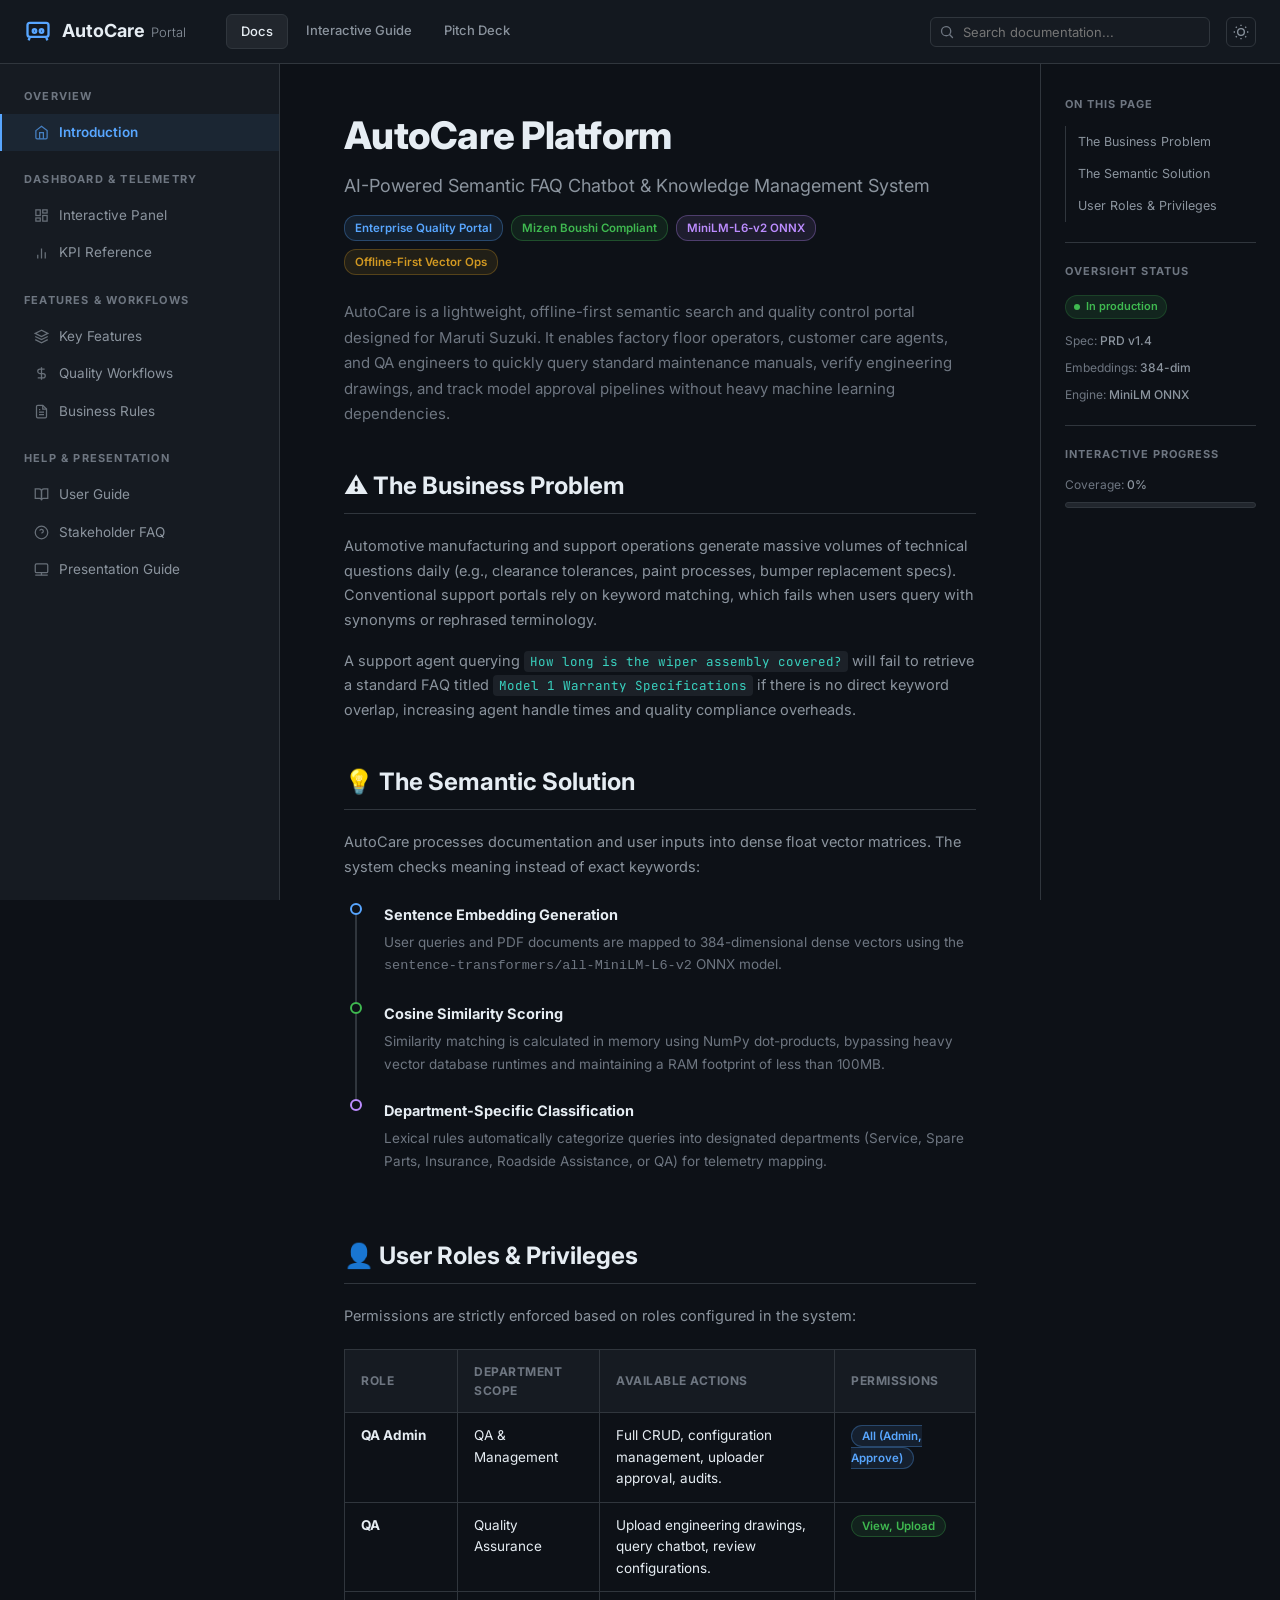
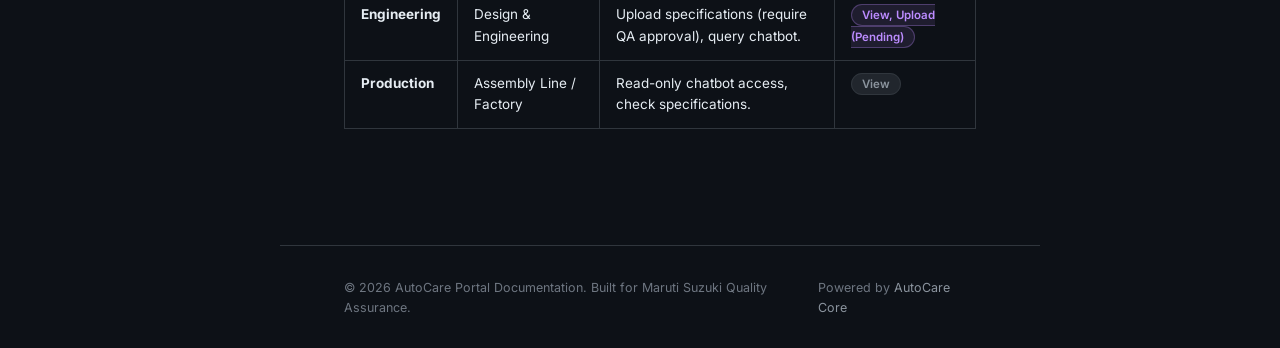
<file: index.html>
<!DOCTYPE html>
<html lang="en" data-theme="dark">
<head>
  <meta charset="UTF-8">
  <meta name="viewport" content="width=device-width, initial-scale=1.0">
  <title>AutoCare Interactive Documentation Portal</title>
  <meta name="description" content="Interactive product documentation for AutoCare — Maruti Suzuki AI-powered semantic FAQ chatbot, quality checklist, and administrative dashboard.">
  <link rel="stylesheet" href="css/style.css">
</head>
<body>

  <!-- APP LOADER -->
  <div id="loader">
    <div class="loader-spinner"></div>
    <div class="loader-text">Loading AutoCare Portal...</div>
  </div>

  <!-- TOPNAV BAR -->
  <nav class="topnav">
    <button class="mobile-toggle" onclick="document.getElementById('sidebar').classList.toggle('mobile-open')">
      <svg width="20" height="20" viewBox="0 0 24 24" fill="none" stroke="currentColor" stroke-width="2"><path d="M4 6h16M4 12h16M4 18h16"/></svg>
    </button>
    <a href="#home" class="topnav-logo">
      <svg viewBox="0 0 24 24" fill="none" stroke="currentColor" stroke-width="2"><path d="M5 17h14M5 17a2 2 0 0 1-2-2V7a2 2 0 0 1 2-2h14a2 2 0 0 1 2 2v8a2 2 0 0 1-2 2M5 17l-1 3m15-3l1 3M9 13.5a1.5 1.5 0 1 0 0-3 1.5 1.5 0 0 0 0 3ZM15 13.5a1.5 1.5 0 1 0 0-3 1.5 1.5 0 0 0 0 3Z"/></svg>
      <span>AutoCare <span style="font-weight:300;color:var(--text-secondary);font-size:13px;margin-left:2px">Portal</span></span>
    </a>
    <div class="topnav-tabs">
      <a href="#home" class="topnav-tab active">Docs</a>
      <a href="#user_guide" class="topnav-tab">Interactive Guide</a>
      <a href="#presentation" class="topnav-tab">Pitch Deck</a>
    </div>
    <div class="topnav-search">
      <svg viewBox="0 0 16 16"><path d="M10.68 11.74a6 6 0 0 1-7.922-8.982 6 6 0 0 1 8.982 7.922l3.04 3.04a.749.749 0 1 1-1.06 1.06l-3.04-3.04ZM11.5 7a4.499 4.499 0 1 0-8.997 0A4.499 4.499 0 0 0 11.5 7Z"/></svg>
      <input type="text" placeholder="Search documentation..." id="searchInput">
    </div>
    <button class="theme-btn" id="themeBtn" aria-label="Toggle theme">
      <!-- Icon is injected via app.js -->
    </button>
  </nav>

  <!-- APP LAYOUT FRAME -->
  <div class="layout">

    <!-- LEFT NAVIGATION SIDEBAR -->
    <aside class="sidebar" id="sidebar">
      <div class="sidebar-group">
        <div class="sidebar-group-title">Overview</div>
        <a href="#home" class="sidebar-link active">
          <svg viewBox="0 0 24 24" fill="none" stroke="currentColor" stroke-width="2"><path d="M3 9l9-7 9 7v11a2 2 0 0 1-2 2H5a2 2 0 0 1-2-2z"/><polyline points="9 22 9 12 15 12 15 22"/></svg>
          Introduction
        </a>
      </div>

      <div class="sidebar-group">
        <div class="sidebar-group-title">Dashboard & Telemetry</div>
        <a href="#dashboard" class="sidebar-link">
          <svg viewBox="0 0 24 24" fill="none" stroke="currentColor" stroke-width="2"><rect x="3" y="3" width="7" height="9"/><rect x="14" y="3" width="7" height="5"/><rect x="14" y="12" width="7" height="9"/><rect x="3" y="16" width="7" height="5"/></svg>
          Interactive Panel
        </a>
        <a href="#kpis" class="sidebar-link">
          <svg viewBox="0 0 24 24" fill="none" stroke="currentColor" stroke-width="2"><line x1="18" y1="20" x2="18" y2="10"/><line x1="12" y1="20" x2="12" y2="4"/><line x1="6" y1="20" x2="6" y2="14"/></svg>
          KPI Reference
        </a>
      </div>

      <div class="sidebar-group">
        <div class="sidebar-group-title">Features & Workflows</div>
        <a href="#features" class="sidebar-link">
          <svg viewBox="0 0 24 24" fill="none" stroke="currentColor" stroke-width="2"><polygon points="12 2 2 7 12 12 22 7 12 2"/><polyline points="2 17 12 22 22 17"/><polyline points="2 12 12 17 22 12"/></svg>
          Key Features
        </a>
        <a href="#workflows" class="sidebar-link">
          <svg viewBox="0 0 24 24" fill="none" stroke="currentColor" stroke-width="2"><path d="M12 2v20M17 5H9.5a3.5 3.5 0 0 0 0 7h5a3.5 3.5 0 0 1 0 7H6"/></svg>
          Quality Workflows
        </a>
        <a href="#business_rules" class="sidebar-link">
          <svg viewBox="0 0 24 24" fill="none" stroke="currentColor" stroke-width="2"><path d="M14 2H6a2 2 0 0 0-2 2v16a2 2 0 0 0 2 2h12a2 2 0 0 0 2-2V8z"/><polyline points="14 2 14 8 20 8"/><line x1="16" y1="13" x2="8" y2="13"/><line x1="16" y1="17" x2="8" y2="17"/><polyline points="10 9 9 9 8 9"/></svg>
          Business Rules
        </a>
      </div>

      <div class="sidebar-group">
        <div class="sidebar-group-title">Help & Presentation</div>
        <a href="#user_guide" class="sidebar-link">
          <svg viewBox="0 0 24 24" fill="none" stroke="currentColor" stroke-width="2"><path d="M2 3h6a4 4 0 0 1 4 4v14a3 3 0 0 0-3-3H2z"/><path d="M22 3h-6a4 4 0 0 0-4 4v14a3 3 0 0 1 3-3h7z"/></svg>
          User Guide
        </a>
        <a href="#faq" class="sidebar-link">
          <svg viewBox="0 0 24 24" fill="none" stroke="currentColor" stroke-width="2"><circle cx="12" cy="12" r="10"/><path d="M9.09 9a3 3 0 0 1 5.83 1c0 2-3 3-3 3"/><line x1="12" y1="17" x2="12.01" y2="17"/></svg>
          Stakeholder FAQ
        </a>
        <a href="#presentation" class="sidebar-link">
          <svg viewBox="0 0 24 24" fill="none" stroke="currentColor" stroke-width="2"><rect x="2" y="3" width="20" height="14" rx="2" ry="2"/><line x1="2" y1="21" x2="22" y2="21"/><line x1="12" y1="17" x2="12" y2="21"/></svg>
          Presentation Guide
        </a>
      </div>
    </aside>

    <!-- MAIN CONTENT AREA -->
    <main class="main" id="mainContent">

      <!-- SECTION: INTRODUCTION -->
      <section class="section active" id="home">
        <h1>AutoCare Platform</h1>
        <div class="subtitle">AI-Powered Semantic FAQ Chatbot & Knowledge Management System</div>
        
        <div class="badge-row">
          <span class="badge badge-accent">Enterprise Quality Portal</span>
          <span class="badge badge-green">Mizen Boushi Compliant</span>
          <span class="badge badge-purple">MiniLM-L6-v2 ONNX</span>
          <span class="badge badge-orange">Offline-First Vector Ops</span>
        </div>

        <p class="description">
          AutoCare is a lightweight, offline-first semantic search and quality control portal designed for Maruti Suzuki. It enables factory floor operators, customer care agents, and QA engineers to quickly query standard maintenance manuals, verify engineering drawings, and track model approval pipelines without heavy machine learning dependencies.
        </p>

        <h2 id="home-problem">⚠️ The Business Problem</h2>
        <p>
          Automotive manufacturing and support operations generate massive volumes of technical questions daily (e.g., clearance tolerances, paint processes, bumper replacement specs). Conventional support portals rely on keyword matching, which fails when users query with synonyms or rephrased terminology. 
        </p>
        <p>
          A support agent querying <code class="inline-code">How long is the wiper assembly covered?</code> will fail to retrieve a standard FAQ titled <code class="inline-code">Model 1 Warranty Specifications</code> if there is no direct keyword overlap, increasing agent handle times and quality compliance overheads.
        </p>

        <h2 id="home-solution">💡 The Semantic Solution</h2>
        <p>
          AutoCare processes documentation and user inputs into dense float vector matrices. The system checks meaning instead of exact keywords:
        </p>
        <div class="timeline">
          <div class="timeline-item">
            <div class="timeline-marker"><div class="timeline-dot"></div><div class="timeline-line"></div></div>
            <div class="timeline-content">
              <h4>Sentence Embedding Generation</h4>
              <p>User queries and PDF documents are mapped to 384-dimensional dense vectors using the <code>sentence-transformers/all-MiniLM-L6-v2</code> ONNX model.</p>
            </div>
          </div>
          <div class="timeline-item">
            <div class="timeline-marker"><div class="timeline-dot green"></div><div class="timeline-line"></div></div>
            <div class="timeline-content">
              <h4>Cosine Similarity Scoring</h4>
              <p>Similarity matching is calculated in memory using NumPy dot-products, bypassing heavy vector database runtimes and maintaining a RAM footprint of less than 100MB.</p>
            </div>
          </div>
          <div class="timeline-item">
            <div class="timeline-marker"><div class="timeline-dot purple"></div><div class="timeline-line"></div></div>
            <div class="timeline-content">
              <h4>Department-Specific Classification</h4>
              <p>Lexical rules automatically categorize queries into designated departments (Service, Spare Parts, Insurance, Roadside Assistance, or QA) for telemetry mapping.</p>
            </div>
          </div>
        </div>

        <h2 id="home-roles">👤 User Roles & Privileges</h2>
        <p>Permissions are strictly enforced based on roles configured in the system:</p>
        <table class="api-table">
          <thead>
            <tr>
              <th>Role</th>
              <th>Department Scope</th>
              <th>Available Actions</th>
              <th>Permissions</th>
            </tr>
          </thead>
          <tbody>
            <tr>
              <td><strong>QA Admin</strong></td>
              <td>QA & Management</td>
              <td>Full CRUD, configuration management, uploader approval, audits.</td>
              <td><span class="badge badge-accent">All (Admin, Approve)</span></td>
            </tr>
            <tr>
              <td><strong>QA</strong></td>
              <td>Quality Assurance</td>
              <td>Upload engineering drawings, query chatbot, review configurations.</td>
              <td><span class="badge badge-green">View, Upload</span></td>
            </tr>
            <tr>
              <td><strong>Engineering</strong></td>
              <td>Design & Engineering</td>
              <td>Upload specifications (require QA approval), query chatbot.</td>
              <td><span class="badge badge-purple">View, Upload (Pending)</span></td>
            </tr>
            <tr>
              <td><strong>Production</strong></td>
              <td>Assembly Line / Factory</td>
              <td>Read-only chatbot access, check specifications.</td>
              <td><span class="badge">View</span></td>
            </tr>
          </tbody>
        </table>
      </section>

      <!-- SECTION: INTERACTIVE PANEL -->
      <section class="section" id="dashboard">
        <h1>Interactive Mock Workspace</h1>
        <div class="subtitle">Experience the live portal's functionalities from these simulated mockups.</div>

        <div class="callout callout-info">
          <div class="callout-title">
            <svg width="14" height="14" viewBox="0 0 24 24" fill="none" stroke="currentColor" stroke-width="2"><circle cx="12" cy="12" r="10"/><line x1="12" y1="16" x2="12" y2="12"/><line x1="12" y1="8" x2="12.01" y2="8"/></svg>
            Prototyping Simulator
          </div>
          These embedded mockup screens connect with each other. For example, submitting an escalation ticket in the Customer Chatbot will immediately append that ticket into the Admin Panel's support list!
        </div>

        <div class="tab-container">
          <div class="tab-header">
            <button class="tab-btn active" onclick="switchMockTab('chat')">💬 Customer Chatbot Portal</button>
            <button class="tab-btn" onclick="switchMockTab('admin')">🔒 Admin Management Dashboard</button>
          </div>

          <!-- MOCKUP: CHATBOT -->
          <div id="mock-tab-chat" class="tab-content active">
            <p><strong>Customer Portal Interface</strong>: Connects to Maruti support. Select your department, click chips, or type custom queries.</p>
            
            <div class="mockup-container">
              <div class="mockup-header">
                <div class="mockup-dot red"></div>
                <div class="mockup-dot yellow"></div>
                <div class="mockup-dot green"></div>
                <div class="mockup-title">autocare.maruti.co.in/chat</div>
              </div>
              <div class="chat-window">
                <div class="chat-banner">
                  <div class="chat-profile-card">
                    <div class="chat-avatar">M</div>
                    <div>
                      <strong>Maruti Customer Chat</strong>
                      <div style="font-size:10.5px;color:var(--text-muted)">Offline-first grounding index active</div>
                    </div>
                  </div>
                  <div style="font-size:12.5px;">
                    Department: 
                    <select id="chatDeptSelect" style="background:var(--bg-card); color:var(--text); border:1px solid var(--border); padding:2px 4px; border-radius:4px; font-size:11.5px">
                      <option value="Service & Maintenance">Service & Maintenance</option>
                      <option value="Insurance & Claims">Insurance & Claims</option>
                      <option value="Spare Parts">Spare Parts</option>
                      <option value="Roadside Assistance">Roadside Assistance</option>
                      <option value="QA New Model Development">QA New Model Development</option>
                    </select>
                  </div>
                </div>

                <div class="chat-body" id="chatBody">
                  <!-- Injected by app.js -->
                </div>

                <div class="chat-chips" id="chatChips">
                  <!-- Injected by app.js -->
                </div>

                <div class="chat-input-bar">
                  <input type="text" id="chatInput" placeholder="Ask a question (e.g. 'What is the warranty period for Model 1?')...">
                  <button class="chat-send-btn" id="chatSend">Send</button>
                </div>
              </div>
            </div>
          </div>

          <!-- MOCKUP: ADMIN PANEL -->
          <div id="mock-tab-admin" class="tab-content">
            <p><strong>Admin Panel Dashboard</strong>: Sign in using the default QA Admin credentials (<code>qa_admin</code> / <code>QAAdmin123!</code>) to inspect live telemetry charts, approve engineering specs, add FAQs, and review audit logs.</p>

            <div class="mockup-container">
              <div class="mockup-header">
                <div class="mockup-dot red"></div>
                <div class="mockup-dot yellow"></div>
                <div class="mockup-dot green"></div>
                <div class="mockup-title">autocare.maruti.co.in/admin</div>
              </div>

              <!-- LOGIN OVERLAY -->
              <div id="loginGate" class="login-gate-mock">
                <form class="login-card" id="loginForm">
                  <h3 style="margin-top: 0; margin-bottom: 12px; text-align: center">AutoCare Admin Login</h3>
                  <div class="form-group">
                    <label>Username</label>
                    <input type="text" id="username" value="qa_admin" required>
                  </div>
                  <div class="form-group">
                    <label>Password</label>
                    <input type="password" id="password" value="QAAdmin123!" required>
                  </div>
                  <button type="submit" class="btn-primary">Sign In</button>
                </form>
              </div>

              <!-- DASHBOARD CONTENT (HIDDEN BY DEFAULT) -->
              <div id="adminMain" class="admin-dashboard-layout" style="display: none">
                <div class="admin-sidebar">
                  <div class="admin-sidebar-link active" data-tab="overview">📈 Telemetry Summary</div>
                  <div class="admin-sidebar-link" data-tab="docs">📖 Specifications Library</div>
                  <div class="admin-sidebar-link" data-tab="faqs">📝 FAQ CRUD Grid</div>
                  <div class="admin-sidebar-link" data-tab="tickets">🎫 Escalation Tickets</div>
                  <div class="admin-sidebar-link" data-tab="gaps">🔍 Gap Reviewer</div>
                  <div class="admin-sidebar-link" data-tab="audits">📋 Audit Trail</div>
                  <div style="margin-top:auto; padding:16px">
                    <button class="feedback-btn" style="width:100%" onclick="logoutAdmin()">Log Out</button>
                  </div>
                </div>

                <div class="admin-panel-content">
                  <!-- TAB: OVERVIEW -->
                  <div id="admin-tab-overview" class="admin-tab-container">
                    <h3 style="margin-top: 0">System Telemetry Oversight</h3>
                    
                    <div class="grid-stats">
                      <div class="stat-mini-card">
                        <div class="stat-mini-label">FAQ Count</div>
                        <div class="stat-mini-val" id="countFaq">5</div>
                      </div>
                      <div class="stat-mini-card">
                        <div class="stat-mini-label">PDF Drawings</div>
                        <div class="stat-mini-val" id="countDocs">1</div>
                      </div>
                      <div class="stat-mini-card">
                        <div class="stat-mini-label">Active Tickets</div>
                        <div class="stat-mini-val" id="countTickets">2</div>
                      </div>
                      <div class="stat-mini-card">
                        <div class="stat-mini-label">Logged Gaps</div>
                        <div class="stat-mini-val" id="countGaps">2</div>
                      </div>
                    </div>

                    <div class="mizen-model-pipeline">
                      <h4 style="margin-bottom: 12px">Mizen Boushi Model Progress</h4>
                      <div id="mizenPipeline">
                        <!-- Injected by app.js -->
                      </div>
                    </div>
                  </div>

                  <!-- TAB: DOCUMENTS -->
                  <div id="admin-tab-docs" class="admin-tab-container" style="display: none">
                    <h3 style="margin-top: 0">Engineering PDF Ingestion</h3>
                    
                    <!-- Uploader form simulation -->
                    <div class="grid-stats" style="grid-template-columns: repeat(3, 1fr); margin-bottom: 14px">
                      <div class="form-group">
                        <label>Target Model</label>
                        <select id="docModel">
                          <option value="Model 1">Model 1</option>
                          <option value="Model 2">Model 2</option>
                        </select>
                      </div>
                      <div class="form-group">
                        <label>Engineering Team</label>
                        <select id="docTeam">
                          <option value="Engineering Team 1">Team 1</option>
                          <option value="Engineering Team 2">Team 2</option>
                        </select>
                      </div>
                      <div class="form-group">
                        <label>Category</label>
                        <select id="docCategory">
                          <option value="New Parts Details">New Parts Details</option>
                          <option value="Approval of Part Details">Approval of Part Details</option>
                        </select>
                      </div>
                    </div>

                    <div class="file-upload-zone" onclick="document.getElementById('docFileInput').click()">
                      <svg width="24" height="24" viewBox="0 0 24 24" fill="none" stroke="currentColor" stroke-width="2" style="margin:0 auto 8px; color:var(--text-muted)"><path d="M21 15v4a2 2 0 0 1-2 2H5a2 2 0 0 1-2-2v-4M17 8l-5-5-5 5M12 3v12"/></svg>
                      <strong>Click to Upload Spec PDF</strong>
                      <p style="font-size:11.5px; color:var(--text-muted); margin:4px 0 0">Simulates checklist scoring (checks sections: Intro, Safety...)</p>
                      <input type="file" id="docFileInput" style="display:none" accept=".pdf" onchange="simulatePdfUpload()">
                    </div>

                    <!-- Checklist check results box -->
                    <div class="checklist-status" id="uploadChecklistStatus" style="display: none">
                      <!-- Injected by JS -->
                    </div>

                    <h4 style="margin: 20px 0 10px">Ingested Documents Index</h4>
                    <table class="mock-table">
                      <thead>
                        <tr>
                          <th>File Name</th>
                          <th>Model</th>
                          <th>Team</th>
                          <th>State</th>
                          <th>Checklist Score</th>
                          <th>Action</th>
                        </tr>
                      </thead>
                      <tbody id="docTableBody">
                        <!-- Injected by app.js -->
                      </tbody>
                    </table>
                  </div>

                  <!-- TAB: FAQS -->
                  <div id="admin-tab-faqs" class="admin-tab-container" style="display: none">
                    <h3 style="margin-top: 0">FAQ CRUD Configuration</h3>
                    
                    <div style="background:var(--bg-card); border:1px solid var(--border); padding:16px; border-radius:8px; margin-bottom: 20px">
                      <h4 style="margin-bottom:12px">Create New Q&A Vector Pair</h4>
                      <div class="form-group">
                        <label>Question Text</label>
                        <input type="text" id="faqQuestion" placeholder="What is the warranty period for Model 2?">
                      </div>
                      <div class="form-group">
                        <label>Answer Explanation</label>
                        <input type="text" id="faqAnswer" placeholder="Specify terms, inclusions, exclusions...">
                      </div>
                      <div class="form-group">
                        <label>Associated Department</label>
                        <select id="faqDept">
                          <!-- Injected by app.js -->
                        </select>
                      </div>
                      <button class="btn-primary" style="margin-top: 8px" onclick="addNewFaq()">Add Q&A Entry & Rebuild Index</button>
                    </div>

                    <table class="mock-table">
                      <thead>
                        <tr>
                          <th>Question</th>
                          <th>Snippet</th>
                          <th>Department</th>
                          <th>Action</th>
                        </tr>
                      </thead>
                      <tbody id="faqTableBody">
                        <!-- Injected by app.js -->
                      </tbody>
                    </table>
                  </div>

                  <!-- TAB: TICKETS -->
                  <div id="admin-tab-tickets" class="admin-tab-container" style="display: none">
                    <h3 style="margin-top: 0">Customer Support Escalation Queue</h3>
                    <table class="mock-table">
                      <thead>
                        <tr>
                          <th>Ticket ID</th>
                          <th>Customer</th>
                          <th>Department</th>
                          <th>Issue Description</th>
                          <th>Status</th>
                          <th>Actions</th>
                        </tr>
                      </thead>
                      <tbody id="ticketTableBody">
                        <!-- Injected by app.js -->
                      </tbody>
                    </table>
                  </div>

                  <!-- TAB: GAPS -->
                  <div id="admin-tab-gaps" class="admin-tab-container" style="display: none">
                    <h3 style="margin-top: 0">Knowledge Gaps (Unanswered Queries)</h3>
                    <p style="font-size:12.5px;color:var(--text-muted)">These queries returned matching scores below the 0.45 semantic threshold and require addition to the database.</p>
                    <table class="mock-table">
                      <thead>
                        <tr>
                          <th>Unanswered query</th>
                          <th>Closest Database Match</th>
                          <th>Confidence</th>
                          <th>Action</th>
                        </tr>
                      </thead>
                      <tbody id="gapTableBody">
                        <!-- Injected by app.js -->
                      </tbody>
                    </table>
                  </div>

                  <!-- TAB: AUDITS -->
                  <div id="admin-tab-audits" class="admin-tab-container" style="display: none">
                    <h3 style="margin-top: 0">Administrative Action Trail</h3>
                    <table class="mock-table">
                      <thead>
                        <tr>
                          <th>Timestamp</th>
                          <th>Actor</th>
                          <th>Action</th>
                          <th>Target Details</th>
                        </tr>
                      </thead>
                      <tbody id="auditTableBody">
                        <!-- Injected by app.js -->
                      </tbody>
                    </table>
                  </div>
                </div>
              </div>

            </div>
          </div>
        </div>

      </section>

      <!-- SECTION: KPI REFERENCE -->
      <section class="section" id="kpis">
        <h1>KPI Reference manual</h1>
        <div class="subtitle">Detailed guide for telemetry and grounding success tracking formulas.</div>

        <div class="feature-grid" style="grid-template-columns: 1fr 1fr">
          <div class="feature-card">
            <div class="feature-icon">📊</div>
            <h4>Grounded Answer Rate</h4>
            <div class="badge-row"><span class="badge badge-accent">Grounding Telemetry</span></div>
            <p><strong>Definition</strong>: The ratio of customer questions answered using certified FAQ entries or approved documents compared to overall queries.</p>
            <p><strong>Formula</strong>: <code class="inline-code">GAR = (Grounded / Total Queries) * 100</code></p>
            <p><strong>Exclusions</strong>: Repeated consecutive exact user inputs or default system checks.</p>
          </div>

          <div class="feature-card">
            <div class="feature-icon">🎫</div>
            <h4>Unresolved Escalations</h4>
            <div class="badge-row"><span class="badge badge-orange">Support SLA</span></div>
            <p><strong>Definition</strong>: Support requests initiated via Thumbs Down reviews or consecutive matching errors that are not set to 'Resolved'.</p>
            <p><strong>Formula</strong>: Count of logged tickets where <code>status != "Resolved"</code>.</p>
            <p><strong>Business Rule</strong>: Escalation tickets must be resolved within 48 hours to comply with Maruti Quality guidelines.</p>
          </div>
        </div>

        <h2 id="kpis-gar">Detailed KPI Deep-dive</h2>
        
        <h3>Grounded Answer Rate (GAR)</h3>
        <p>
          This is the primary quality health metric monitored by management. A grounded answer means that the customer received an answer retrieved from either the FAQ database (<code>faqs.json</code>) or approved PDF spec manuals (<code>documents.json</code>) with a matching score above 0.45.
        </p>
        <div class="callout callout-warn">
          <div class="callout-title">⚠️ GAR SLA Action Threshold</div>
          If the Grounded Answer Rate falls below 80% for any given department over a 7-day period, the QA Admin receives an alert to inspect the Unanswered Queries gap logs and create new FAQ pairs.
        </div>

        <h3>Escalation Tickets Breakdown</h3>
        <table class="api-table">
          <thead>
            <tr>
              <th>Status State</th>
              <th>System Behavior</th>
              <th>SLA Constraint</th>
              <th>Resolution Trigger</th>
            </tr>
          </thead>
          <tbody>
            <tr>
              <td><span class="badge badge-red">New</span></td>
              <td>Ticket logged; customer notification queued.</td>
              <td>Unchanged for 12 hours max.</td>
              <td>QA Admin assigns or marks In Progress.</td>
            </tr>
            <tr>
              <td><span class="badge badge-orange">In Progress</span></td>
              <td>Assigned to investigator. Customer notified.</td>
              <td>Total resolution &lt; 48 hours.</td>
              <td>Corrective FAQ entry published.</td>
            </tr>
            <tr>
              <td><span class="badge badge-green">Resolved</span></td>
              <td>QA approved resolution. Ticket archived.</td>
              <td>—</td>
              <td>Ticket state saved. GAR updated.</td>
            </tr>
          </tbody>
        </table>
      </section>

      <!-- SECTION: KEY FEATURES -->
      <section class="section" id="features">
        <h1>Key Platform Features</h1>
        <div class="subtitle">Overview of customer and administrative portals workflows.</div>

        <div class="feature-grid">
          <div class="feature-card">
            <div class="feature-icon">🔍</div>
            <h4>Semantic Query Matching</h4>
            <p>Translates natural language synonyms (e.g., "drawings" vs "specifications") to identify matching manuals using MiniLM ONNX vectors.</p>
          </div>
          <div class="feature-card">
            <div class="feature-icon">⚖️</div>
            <h4>Ingest quality Checks</h4>
            <p>Verifies uploads against required structural sections (Intro, Methodology, Conclusions, Safety), enforcing a 60/100 threshold.</p>
          </div>
          <div class="feature-card">
            <div class="feature-icon">🛡️</div>
            <h4>RBAC Security Security</h4>
            <p>Restricts admin dashboard configurations to QA Admins. Engineers are restricted to uploads requiring verification.</p>
          </div>
          <div class="feature-card">
            <div class="feature-icon">🔗</div>
            <h4>Feedback Loop Log</h4>
            <p>Tracks thumbs ratings, logging user disputes directly into gap queues, triggering immediate QA review alerts.</p>
          </div>
        </div>

        <h2 id="features-chatbot">Customer Chatbot Portal Workflow</h2>
        <p>
          Customers select a department and input queries. The chatbot tracks a sliding history window (up to 6 turns). If the user enters a short query (under 8 words), client-side helpers concatenate the previous user turn to preserve context.
        </p>
        <p>
          Citations UI cards render directly beneath matched document answers, highlighting document names, category tags, page numbers, and exact confidence percentages.
        </p>

        <h2 id="features-admin">Admin Dashboard Pipeline</h2>
        <p>
          The Admin Portal acts as the control hub. Ingested engineering drawings remain in a <code>Draft</code> state until reviewed and approved by a QA Admin. Once approved, the document content is split into page-level chunks, embedded, and dynamically concatenated to the numpy index matrix without requiring a server reboot.
        </p>
      </section>

      <!-- SECTION: QUALITY WORKFLOWS -->
      <section class="section" id="workflows">
        <h1>Quality Control Workflows</h1>
        <div class="subtitle">Visual representation of data routing and model lifecycle processes.</div>

        <h2 id="workflows-approval">Engineering Drawing & Specification Approval Flow</h2>
        <p>This flow details how new engineering drawings are validated, checked for structural completeness, and indexed.</p>
        
        <div class="timeline">
          <div class="timeline-item">
            <div class="timeline-marker"><div class="timeline-dot"></div><div class="timeline-line"></div></div>
            <div class="timeline-content">
              <h4>1. Upload & Categorization</h4>
              <p>Engineer uploads a drawing PDF and tags metadata: Target Model, Engineering Team, and Category.</p>
            </div>
          </div>
          <div class="timeline-item">
            <div class="timeline-marker"><div class="timeline-dot orange"></div><div class="timeline-line"></div></div>
            <div class="timeline-content">
              <h4>2. Quality Checklist Checker (Score Calculator)</h4>
              <p>The parser scans the text for required blocks: Introduction, Methodology, Results, Conclusion, Safety. The score must be <strong>>= 60/100</strong> to pass; otherwise, the file is rejected.</p>
            </div>
          </div>
          <div class="timeline-item">
            <div class="timeline-marker"><div class="timeline-dot purple"></div><div class="timeline-line"></div></div>
            <div class="timeline-content">
              <h4>3. QA Approval Queue</h4>
              <p>Approved checklist drafts go to the QA Approval Queue. A QA Admin must approve, reject, or request changes.</p>
            </div>
          </div>
          <div class="timeline-item">
            <div class="timeline-marker"><div class="timeline-dot green"></div><div class="timeline-line"></div></div>
            <div class="timeline-content">
              <h4>4. Live Index Injection</h4>
              <p>Upon QA approval, the vector indexes are rebuilt in memory. The drawing becomes searchable by factory operator chatbots instantly.</p>
            </div>
          </div>
        </div>

        <h2 id="workflows-retrieval">Vector Retrieval & Stream Generation Flow</h2>
        <div style="background:var(--bg-secondary); border:1px solid var(--border); border-radius:10px; padding:20px; margin:20px 0">
          <p><strong>Execution Sequence:</strong></p>
          <ol style="margin-left:20px; font-size:13.5px; color:var(--text-secondary)">
            <li style="margin-bottom:8px"><strong>Query Ingest</strong>: User posts query to <code>/chat</code>.</li>
            <li style="margin-bottom:8px"><strong>Parallel Matcher</strong>: Matches query embeddings against FAQ matrix, approved PDFs, and broad QC guidelines (Mizen Boushi reference database).</li>
            <li style="margin-bottom:8px"><strong>RAG Compilation</strong>: Gathers top 5 matches, compile OpenAI prompt containing user message and ground evidence.</li>
            <li style="margin-bottom:8px"><strong>Stream Output</strong>: Outputs NDJSON stream back to client (metadata context -> stream token deltas -> done token).</li>
          </ol>
        </div>
      </section>

      <!-- SECTION: BUSINESS RULES -->
      <section class="section" id="business_rules">
        <h1>Platform Enforced Business Rules</h1>
        <div class="subtitle">System limits, routing criteria, and security guardrails.</div>

        <div class="accordion">
          <div class="accordion-header">
            <span>🛡️ Rule 1: PDF Upload Ingestion Quality Gate</span>
            <span class="accordion-arrow">▼</span>
          </div>
          <div class="accordion-body">
            <p><strong>Threshold</strong>: Structural checklist score must be ≥ 60/100.</p>
            <p><strong>Explanation</strong>: Each drawing must feature critical quality sections (Introduction, Methodology, Results, Conclusion, Safety Warning) to verify model integrity. Lacking more than two blocks halts ingestion to maintain safety data standards.</p>
          </div>
        </div>

        <div class="accordion">
          <div class="accordion-header">
            <span>🔍 Rule 2: Semantic Confidence Filtering</span>
            <span class="accordion-arrow">▼</span>
          </div>
          <div class="accordion-body">
            <p><strong>Threshold</strong>: Cosine Similarity Matching score must be ≥ 0.45.</p>
            <p><strong>Explanation</strong>: Queries scoring below 0.45 are routed to fallback answers. This prevents hallucinated answers or mismatched technical parameters, ensuring users only receive verified answers.</p>
          </div>
        </div>

        <div class="accordion">
          <div class="accordion-header">
            <span>🏷️ Rule 3: Automated Department Routing Logic</span>
            <span class="accordion-arrow">▼</span>
          </div>
          <div class="accordion-body">
            <p><strong>Threshold</strong>: Lexical Keyword Matching criteria.</p>
            <p><strong>Rules</strong>:</p>
            <ul style="margin-left: 20px; font-size:13.5px; color:var(--text-secondary)">
              <li>Keywords <code>drawing, design, engineering, system</code> -> routes to <strong>Engineering</strong>.</li>
              <li>Keywords <code>production, line, process, manufacturing</code> -> routes to <strong>Production</strong>.</li>
              <li>Keywords <code>part, inspection, defect, quality, approval</code> -> routes to <strong>Parts Quality</strong>.</li>
              <li>Keywords <code>new model, drbfm, mizen, gd3, concern point</code> -> routes to <strong>QA New Model Development</strong>.</li>
            </ul>
          </div>
        </div>
      </section>

      <!-- SECTION: USER GUIDE -->
      <section class="section" id="user_guide">
        <h1>User Walkthrough Guide</h1>
        <div class="subtitle">Step-by-step interactive workflows guide for operators and admins.</div>

        <h2 id="guide-chatbot">Customer Support Walkthrough</h2>
        <div class="timeline">
          <div class="timeline-item">
            <div class="timeline-marker"><div class="timeline-dot"></div><div class="timeline-line"></div></div>
            <div class="timeline-content">
              <h4>Step 1: Choose Connected Department</h4>
              <p>Navigate to the chat screen and select your department from the dropdown. This loads specialized welcome messages and quick action chips.</p>
            </div>
          </div>
          <div class="timeline-item">
            <div class="timeline-marker"><div class="timeline-dot"></div><div class="timeline-line"></div></div>
            <div class="timeline-content">
              <h4>Step 2: Input Questions</h4>
              <p>Type a natural language query or click a quick suggestion chip. Wait for the blinking typing indicator to receive a grounded answer.</p>
            </div>
          </div>
          <div class="timeline-item">
            <div class="timeline-marker"><div class="timeline-dot green"></div><div class="timeline-line"></div></div>
            <div class="timeline-content">
              <h4>Step 3: Rate Answer & Escalate</h4>
              <p>If the response is inaccurate, click Thumbs Down. Fill out the escalation form with your phone and query reasons to alert the QA Admin.</p>
            </div>
          </div>
        </div>

        <h2 id="guide-admin">Admin Dashboard Management Walkthrough</h2>
        <div class="timeline">
          <div class="timeline-item">
            <div class="timeline-marker"><div class="timeline-dot"></div><div class="timeline-line"></div></div>
            <div class="timeline-content">
              <h4>Step 1: Authenticate Session</h4>
              <p>Access the Admin Dashboard. Enter username <code>qa_admin</code> and password <code>QAAdmin123!</code> to acquire authorization credentials.</p>
            </div>
          </div>
          <div class="timeline-item">
            <div class="timeline-marker"><div class="timeline-dot"></div><div class="timeline-line"></div></div>
            <div class="timeline-content">
              <h4>Step 2: Add FAQ & Re-embed</h4>
              <p>Go to the FAQ tab. Add questions, answers, and assign departments. Click add to instantly compute new ONNX embeddings.</p>
            </div>
          </div>
          <div class="timeline-item">
            <div class="timeline-marker"><div class="timeline-dot purple"></div><div class="timeline-line"></div></div>
            <div class="timeline-content">
              <h4>Step 3: Process PDF Specifications</h4>
              <p>Go to the Drawings tab. Drag and drop spec drawings. The parser runs checklist scans and updates indices upon passing scores.</p>
            </div>
          </div>
        </div>
      </section>

      <!-- SECTION: STAKEHOLDER FAQ -->
      <section class="section" id="faq">
        <h1>Stakeholder Q&A</h1>
        <div class="subtitle">Likely business questions and technical explanations.</div>

        <div class="accordion">
          <div class="accordion-header">
            <span>What is the GAR (Grounded Answer Rate) and why does management trace it?</span>
            <span class="accordion-arrow">▼</span>
          </div>
          <div class="accordion-body">
            <p>GAR traces the percentage of user queries that find a high-confidence grounded match in our databases. High GAR shows that support operators retrieve verified, risk-free answers. Low GAR prompts QA teams to write additional FAQs to address new queries.</p>
          </div>
        </div>

        <div class="accordion">
          <div class="accordion-header">
            <span>Why did we choose FastEmbed ONNX over standard PyTorch?</span>
            <span class="accordion-arrow">▼</span>
          </div>
          <div class="accordion-body">
            <p>PyTorch models consume &gt; 500MB of RAM and are slow to initialize. FastEmbed runs MiniLM embeddings on an ONNX pipeline, consuming less than 100MB of memory while returning search matches in less than 35 milliseconds. This makes it highly suited for lightweight, cost-effective servers.</p>
          </div>
        </div>

        <div class="accordion">
          <div class="accordion-header">
            <span>How does the uploader checklist prevent documentation gaps?</span>
            <span class="accordion-arrow">▼</span>
          </div>
          <div class="accordion-body">
            <p>By scanning for sections (like Safety Warnings and Conclusions), the checklist ensures no incomplete engineering documents are ingested. This acts as a quality gate on model data.</p>
          </div>
        </div>
      </section>

      <!-- SECTION: PRESENTATION GUIDE -->
      <section class="section" id="presentation">
        <h1>Pitch Deck & Presentation Guide</h1>
        <div class="subtitle">Prepared summaries and technical interview templates.</div>

        <div class="callout callout-info">
          <div class="callout-title">💡 30-Second Elevator Pitch</div>
          "AutoCare solves Maruti Suzuki's factory floor support problem by substituting slow keyword searches with semantic vector matching. It utilizes an ultra-lightweight ONNX engine to retrieve answers in milliseconds under a 100MB RAM footprint. It features automated PDF structural checklists, role-based QA gates, and automated escalation pipelines, ensuring only complete, compliant engineering manuals are queried."
        </div>

        <h2>Core Technical Interview Prep</h2>
        
        <div class="accordion">
          <div class="accordion-header">
            <span>Q1: What happens if FastEmbed fails to load in memory?</span>
            <span class="accordion-arrow">▼</span>
          </div>
          <div class="accordion-body">
            <p><strong>Answer</strong>: AutoCare triggers a deterministic lexical hashing fallback. It tokenizes the input text, hashes the tokens using SHA256, and maps them to a normalized 384-dimensional vector. This ensures similarity math continues to function without ML runtime dependencies.</p>
          </div>
        </div>

        <div class="accordion">
          <div class="accordion-header">
            <span>Q2: How are user sessions secured in admin operations?</span>
            <span class="accordion-arrow">▼</span>
          </div>
          <div class="accordion-body">
            <p><strong>Answer</strong>: Upon login, the system creates an HMAC SHA256-signed base64 session token containing role permissions and an 8-hour expiration. Endpoints verify permissions (e.g. <code>approve</code> endpoints require the <code>QA Admin</code> role).</p>
          </div>
        </div>
      </section>

    </main>

    <!-- RIGHT METADATA SIDEBAR -->
    <aside class="right-sidebar" id="rightSidebar">
      <div class="right-title">On this page</div>
      <div id="rightNav">
        <!-- Injected by app.js -->
      </div>
      
      <hr class="right-divider">
      <div class="right-title">Oversight Status</div>
      <div style="margin-bottom:12px"><span class="status-badge"><span class="status-dot"></span> In production</span></div>
      
      <div class="right-meta">Spec: <span>PRD v1.4</span></div>
      <div class="right-meta">Embeddings: <span>384-dim</span></div>
      <div class="right-meta">Engine: <span>MiniLM ONNX</span></div>
      
      <hr class="right-divider">
      <div class="right-title">Interactive Progress</div>
      <div class="right-meta">Coverage: <span id="progressText">0%</span></div>
      <div class="progress-bar"><div class="progress-fill" id="progressFill" style="width:0%"></div></div>
    </aside>

  </div>

  <!-- FOOTER BAR -->
  <footer class="footer">
    <div>© 2026 AutoCare Portal Documentation. Built for Maruti Suzuki Quality Assurance.</div>
    <div>Powered by <a href="#home">AutoCare Core</a></div>
  </footer>

  <script src="js/app.js"></script>
  <script>
    // Tab switching for interactive mock prototype
    function switchMockTab(tabName) {
      document.querySelectorAll('#dashboard .tab-content').forEach(c => c.classList.remove('active'));
      document.querySelectorAll('#dashboard .tab-btn').forEach(b => b.classList.remove('active'));

      const activeContent = document.getElementById(`mock-tab-${tabName}`);
      if (activeContent) activeContent.classList.add('active');

      const activeBtn = Array.from(document.querySelectorAll('#dashboard .tab-btn')).find(b => b.textContent.includes(tabName === 'chat' ? 'Chatbot' : 'Admin'));
      if (activeBtn) activeBtn.classList.add('active');
    }
  </script>
</body>
</html>
</file>
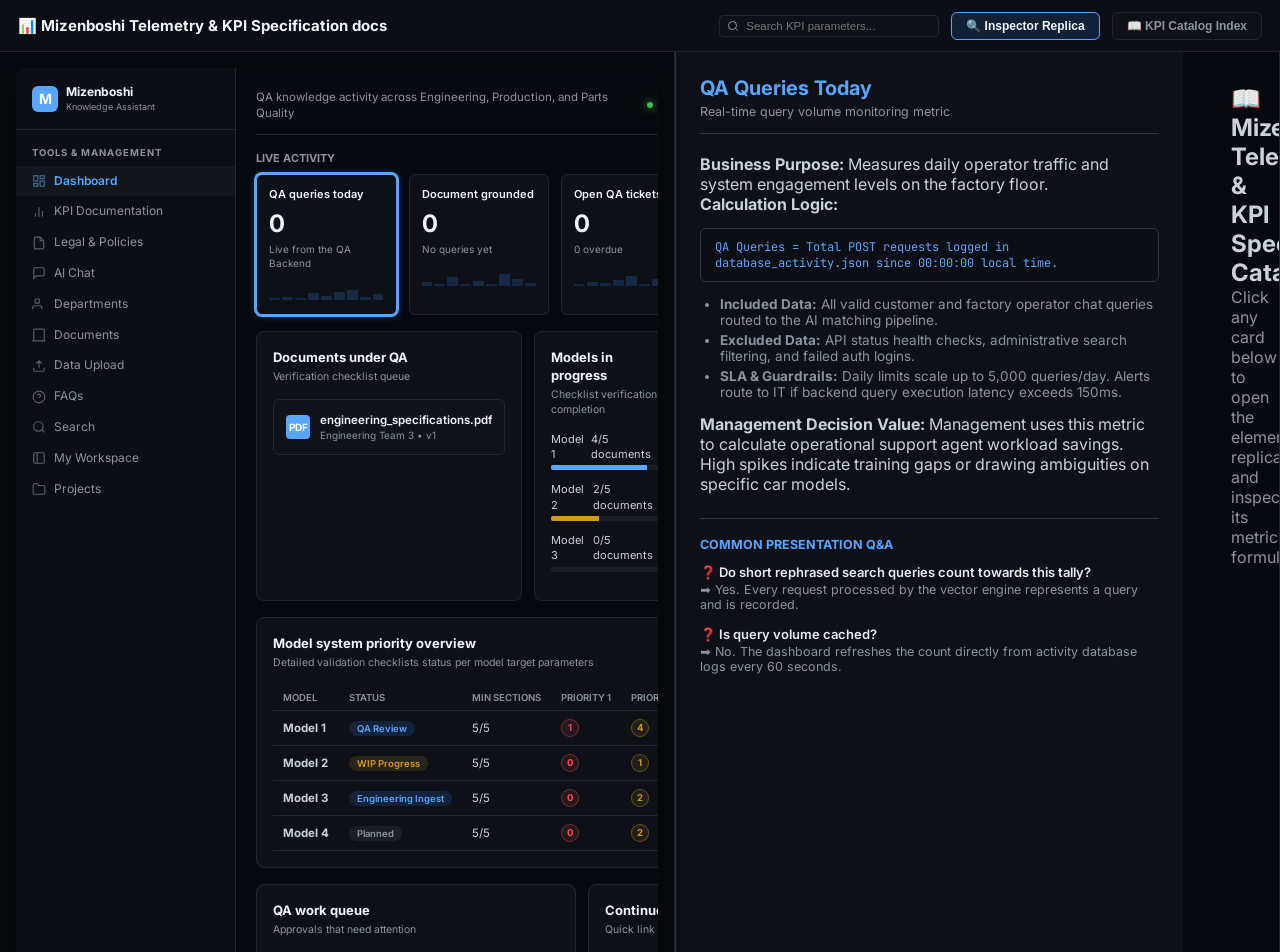
<file: kpi-docs/index.html>
<!DOCTYPE html>
<html lang="en" data-theme="dark">
<head>
  <meta charset="UTF-8">
  <meta name="viewport" content="width=device-width, initial-scale=1.0">
  <title>Mizenboshi KPI Documentation Portal</title>
  <meta name="description" content="KPI documentation and interactive prototype clone of the Mizenboshi Knowledge Assistant dashboard.">
  <link rel="stylesheet" href="css/style.css">
</head>
<body>

  <!-- TOP HEADER BAR -->
  <header class="top-menu-bar">
    <div class="menu-title">📊 Mizenboshi Telemetry & KPI Specification docs</div>
    <div class="top-actions">
      <div style="position: relative; width: 220px;">
        <input type="text" id="kpiSearchInput" placeholder="Search KPI parameters..." style="width:100%; background:var(--dash-card); border:1px solid var(--dash-border); border-radius:4px; padding:4px 8px 4px 26px; color:var(--dash-text); font-size:11.5px; outline:none">
        <svg viewBox="0 0 24 24" fill="none" stroke="currentColor" stroke-width="2" style="position:absolute; left:8px; top:50%; transform:translateY(-50%); width:12px; height:12px; color:var(--dash-text-muted)"><circle cx="11" cy="11" r="8"/><line x1="21" y1="21" x2="16.65" y2="16.65"/></svg>
      </div>
      <button class="tab-toggle-btn active" data-tab="replica">🔍 Inspector Replica</button>
      <button class="tab-toggle-btn" data-tab="toc">📖 KPI Catalog Index</button>
    </div>
  </header>

  <!-- APP FRAME LAYOUT -->
  <div class="app-frame">

    <!-- SPLIT CONTAINER -->
    <div class="split-container" id="view-replica">

      <!-- LEFT PANE: HIGH-FIDELITY DASHBOARD REPLICA -->
      <div class="pane-left">
        
        <div class="dashboard-replica">
          
          <!-- SIDEBAR CLONE -->
          <div class="rep-sidebar">
            <div class="rep-brand">
              <div class="rep-logo">M</div>
              <div>
                <div class="rep-brand-name">Mizenboshi</div>
                <div style="font-size:9px; color:var(--dash-text-muted)">Knowledge Assistant</div>
              </div>
            </div>
            
            <div class="rep-group-title">Tools & Management</div>
            <div class="rep-link active">
              <svg viewBox="0 0 24 24" fill="none" stroke="currentColor" stroke-width="2"><rect x="3" y="3" width="7" height="9"/><rect x="14" y="3" width="7" height="5"/><rect x="14" y="12" width="7" height="9"/><rect x="3" y="16" width="7" height="5"/></svg>
              Dashboard
            </div>
            <div class="rep-link">
              <svg viewBox="0 0 24 24" fill="none" stroke="currentColor" stroke-width="2"><line x1="18" y1="20" x2="18" y2="10"/><line x1="12" y1="20" x2="12" y2="4"/><line x1="6" y1="20" x2="6" y2="14"/></svg>
              KPI Documentation
            </div>
            <div class="rep-link">
              <svg viewBox="0 0 24 24" fill="none" stroke="currentColor" stroke-width="2"><path d="M14 2H6a2 2 0 0 0-2 2v16a2 2 0 0 0 2 2h12a2 2 0 0 0 2-2V8z"/><polyline points="14 2 14 8 20 8"/></svg>
              Legal & Policies
            </div>
            <div class="rep-link">
              <svg viewBox="0 0 24 24" fill="none" stroke="currentColor" stroke-width="2"><path d="M21 15a2 2 0 0 1-2 2H7l-4 4V5a2 2 0 0 1 2-2h14a2 2 0 0 1 2 2z"/></svg>
              AI Chat
            </div>
            <div class="rep-link">
              <svg viewBox="0 0 24 24" fill="none" stroke="currentColor" stroke-width="2"><path d="M17 21v-2a4 4 0 0 0-4-4H5a4 4 0 0 0-4 4v2"/><circle cx="9" cy="7" r="4"/></svg>
              Departments
            </div>
            <div class="rep-link">
              <svg viewBox="0 0 24 24" fill="none" stroke="currentColor" stroke-width="2"><path d="M2 22s1-1 1-2V4s0-2 2-2h14s2 0 2 2v16s0 1 1 2H2z"/></svg>
              Documents
            </div>
            <div class="rep-link">
              <svg viewBox="0 0 24 24" fill="none" stroke="currentColor" stroke-width="2"><path d="M21 15v4a2 2 0 0 1-2 2H5a2 2 0 0 1-2-2v-4M17 8l-5-5-5 5M12 3v12"/></svg>
              Data Upload
            </div>
            <div class="rep-link">
              <svg viewBox="0 0 24 24" fill="none" stroke="currentColor" stroke-width="2"><circle cx="12" cy="12" r="10"/><path d="M9.09 9a3 3 0 0 1 5.83 1c0 2-3 3-3 3"/><line x1="12" y1="17" x2="12.01" y2="17"/></svg>
              FAQs
            </div>
            <div class="rep-link">
              <svg viewBox="0 0 24 24" fill="none" stroke="currentColor" stroke-width="2"><circle cx="11" cy="11" r="8"/><line x1="21" y1="21" x2="16.65" y2="16.65"/></svg>
              Search
            </div>
            <div class="rep-link">
              <svg viewBox="0 0 24 24" fill="none" stroke="currentColor" stroke-width="2"><rect x="3" y="3" width="18" height="18" rx="2" ry="2"/><line x1="9" y1="3" x2="9" y2="21"/></svg>
              My Workspace
            </div>
            <div class="rep-link">
              <svg viewBox="0 0 24 24" fill="none" stroke="currentColor" stroke-width="2"><path d="M22 19a2 2 0 0 1-2 2H4a2 2 0 0 1-2-2V5a2 2 0 0 1 2-2h5l2 3h9a2 2 0 0 1 2 2z"/></svg>
              Projects
            </div>
            
            <!-- USER CARD COMPONENT CLONE -->
            <div class="rep-user-card">
              <div class="rep-user-info">
                <div class="rep-user-avatar">QA</div>
                <div>
                  <div style="font-weight:600; color:var(--dash-text-bright)">QA Administrator</div>
                  <div style="font-size:9.5px; color:var(--dash-text-muted)">QA Department</div>
                </div>
              </div>
              <div class="rep-theme-row">
                <button class="rep-theme-btn" data-theme="light">Light</button>
                <button class="rep-theme-btn active" data-theme="dark">Dark</button>
                <button class="rep-theme-btn" data-theme="auto">Auto</button>
              </div>
              <button class="rep-btn-logout">Log Out</button>
              <div style="font-size:9px; color:var(--dash-text-muted); margin-top:8px; text-align:center">v0.2.0 - ACTIVE AR</div>
            </div>
          </div>

          <!-- MAIN PANEL CLONE -->
          <div class="rep-main">
            
            <!-- TOP BANNER -->
            <div class="rep-top-banner">
              <div class="rep-banner-left">QA knowledge activity across Engineering, Production, and Parts Quality</div>
              <div class="rep-banner-right">
                <div class="rep-switch annotated-element" data-target="live-switch">
                  <div class="rep-switch-dot"></div>
                  <span>Live data</span>
                </div>
                <button class="rep-btn-portal">QA/MD Admin Portal</button>
              </div>
            </div>

            <!-- LIVE ACTIVITY TELEMETRY -->
            <div style="font-size:11px; font-weight:700; text-transform:uppercase; margin-bottom:8px; color:var(--dash-text-muted)">Live activity</div>
            <div class="rep-grid-4">
              
              <!-- Card 1: QA Queries -->
              <div class="rep-kpi-card annotated-element selected" data-target="qa-queries">
                <div class="rep-kpi-title">QA queries today</div>
                <div class="rep-kpi-val">0</div>
                <div class="rep-kpi-sub">Live from the QA Backend</div>
                <div class="rep-kpi-graph">
                  <div class="rep-kpi-bar" style="height: 10%"></div>
                  <div class="rep-kpi-bar" style="height: 15%"></div>
                  <div class="rep-kpi-bar" style="height: 8%"></div>
                  <div class="rep-kpi-bar" style="height: 35%"></div>
                  <div class="rep-kpi-bar" style="height: 20%"></div>
                  <div class="rep-kpi-bar" style="height: 40%"></div>
                  <div class="rep-kpi-bar" style="height: 50%"></div>
                  <div class="rep-kpi-bar" style="height: 15%"></div>
                  <div class="rep-kpi-bar" style="height: 30%"></div>
                </div>
              </div>

              <!-- Card 2: Document Grounded -->
              <div class="rep-kpi-card annotated-element" data-target="doc-grounded">
                <div class="rep-kpi-title">Document grounded</div>
                <div class="rep-kpi-val">0</div>
                <div class="rep-kpi-sub">No queries yet</div>
                <div class="rep-kpi-graph">
                  <div class="rep-kpi-bar" style="height: 20%"></div>
                  <div class="rep-kpi-bar" style="height: 10%"></div>
                  <div class="rep-kpi-bar" style="height: 45%"></div>
                  <div class="rep-kpi-bar" style="height: 12%"></div>
                  <div class="rep-kpi-bar" style="height: 25%"></div>
                  <div class="rep-kpi-bar" style="height: 5%"></div>
                  <div class="rep-kpi-bar" style="height: 60%"></div>
                  <div class="rep-kpi-bar" style="height: 35%"></div>
                  <div class="rep-kpi-bar" style="height: 18%"></div>
                </div>
              </div>

              <!-- Card 3: Open Tickets -->
              <div class="rep-kpi-card annotated-element" data-target="open-tickets">
                <div class="rep-kpi-title">Open QA tickets</div>
                <div class="rep-kpi-val">0</div>
                <div class="rep-kpi-sub">0 overdue</div>
                <div class="rep-kpi-graph">
                  <div class="rep-kpi-bar" style="height: 8%"></div>
                  <div class="rep-kpi-bar" style="height: 20%"></div>
                  <div class="rep-kpi-bar" style="height: 15%"></div>
                  <div class="rep-kpi-bar" style="height: 30%"></div>
                  <div class="rep-kpi-bar" style="height: 50%"></div>
                  <div class="rep-kpi-bar" style="height: 12%"></div>
                  <div class="rep-kpi-bar" style="height: 38%"></div>
                  <div class="rep-kpi-bar" style="height: 22%"></div>
                  <div class="rep-kpi-bar" style="height: 40%"></div>
                </div>
              </div>

              <!-- Card 4: Approved Docs -->
              <div class="rep-kpi-card annotated-element" data-target="approved-docs">
                <div class="rep-kpi-title">Approved documents</div>
                <div class="rep-kpi-val">8</div>
                <div class="rep-kpi-sub">0 approvals pending</div>
                <div class="rep-kpi-graph">
                  <div class="rep-kpi-bar active" style="height: 30%"></div>
                  <div class="rep-kpi-bar active" style="height: 45%"></div>
                  <div class="rep-kpi-bar active" style="height: 20%"></div>
                  <div class="rep-kpi-bar active" style="height: 60%"></div>
                  <div class="rep-kpi-bar active" style="height: 40%"></div>
                  <div class="rep-kpi-bar active" style="height: 50%"></div>
                  <div class="rep-kpi-bar active" style="height: 80%"></div>
                  <div class="rep-kpi-bar active" style="height: 35%"></div>
                  <div class="rep-kpi-bar active" style="height: 100%"></div>
                </div>
              </div>
            </div>

            <!-- PIPELINE WORKSPACE Split -->
            <div class="rep-grid-split">
              
              <!-- Documents Under QA -->
              <div class="rep-section annotated-element" data-target="mizen-pipeline" style="grid-column: span 1">
                <div class="rep-section-title">Documents under QA</div>
                <div class="rep-section-sub">Verification checklist queue</div>
                <div class="rep-pipe-upload" style="display:flex; align-items:center; gap:10px">
                  <div class="rep-doc-icon">PDF</div>
                  <div>
                    <div style="font-weight:600; color:var(--dash-text-bright)">engineering_specifications.pdf</div>
                    <div style="font-size:10px; color:var(--dash-text-muted)">Engineering Team 3 • v1</div>
                  </div>
                </div>
              </div>

              <!-- Models In Process progress bars -->
              <div class="rep-section annotated-element" data-target="mizen-pipeline" style="grid-column: span 1">
                <div class="rep-section-title">Models in progress</div>
                <div class="rep-section-sub">Checklist verification completion</div>
                
                <div class="rep-bar-row">
                  <div class="rep-bar-info"><span>Model 1</span><span>4/5 documents</span></div>
                  <div class="rep-progress"><div class="rep-progress-fill" style="width: 80%"></div></div>
                </div>
                <div class="rep-bar-row">
                  <div class="rep-bar-info"><span>Model 2</span><span>2/5 documents</span></div>
                  <div class="rep-progress"><div class="rep-progress-fill" style="width: 40%; background: var(--dash-orange)"></div></div>
                </div>
                <div class="rep-bar-row">
                  <div class="rep-bar-info"><span>Model 3</span><span>0/5 documents</span></div>
                  <div class="rep-progress"><div class="rep-progress-fill" style="width: 0%"></div></div>
                </div>
              </div>

              <!-- Upcoming Models -->
              <div class="rep-section annotated-element" data-target="mizen-pipeline" style="grid-column: span 1">
                <div class="rep-section-title">Upcoming models</div>
                <div class="rep-section-sub">Pipeline launch scheduling</div>
                <div class="rep-upcoming-card">
                  <div style="font-weight:600; color:var(--dash-text-bright)">Model 4</div>
                  <div style="font-size:10px; color:var(--dash-text-muted); margin-top:2px">Planned start: Q4 2026</div>
                  <span class="rep-badge-status rep-badge-gray" style="display:inline-block; margin-top:6px">Preparation</span>
                </div>
              </div>
            </div>

            <!-- PRIORITY TABLE -->
            <div class="rep-section annotated-element" data-target="priority-table">
              <div class="rep-section-title">Model system priority overview</div>
              <div class="rep-section-sub">Detailed validation checklists status per model target parameters</div>
              
              <table class="rep-table">
                <thead>
                  <tr>
                    <th>Model</th>
                    <th>Status</th>
                    <th>Min Sections</th>
                    <th>Priority 1</th>
                    <th>Priority 2</th>
                    <th>Priority 3</th>
                    <th>Priority 4</th>
                  </tr>
                </thead>
                <tbody>
                  <tr>
                    <td><strong>Model 1</strong></td>
                    <td><span class="rep-badge-status rep-badge-blue">QA Review</span></td>
                    <td>5/5</td>
                    <td><div class="rep-circle-badge rep-circle-red">1</div></td>
                    <td><div class="rep-circle-badge rep-circle-orange">4</div></td>
                    <td><div class="rep-circle-badge rep-circle-green">2</div></td>
                    <td><div class="rep-circle-badge rep-circle-green">4</div></td>
                  </tr>
                  <tr>
                    <td><strong>Model 2</strong></td>
                    <td><span class="rep-badge-status rep-badge-yellow">WIP Progress</span></td>
                    <td>5/5</td>
                    <td><div class="rep-circle-badge rep-circle-red">0</div></td>
                    <td><div class="rep-circle-badge rep-circle-orange">1</div></td>
                    <td><div class="rep-circle-badge rep-circle-green">4</div></td>
                    <td><div class="rep-circle-badge rep-circle-green">4</div></td>
                  </tr>
                  <tr>
                    <td><strong>Model 3</strong></td>
                    <td><span class="rep-badge-status rep-badge-blue">Engineering Ingest</span></td>
                    <td>5/5</td>
                    <td><div class="rep-circle-badge rep-circle-red">0</div></td>
                    <td><div class="rep-circle-badge rep-circle-orange">2</div></td>
                    <td><div class="rep-circle-badge rep-circle-green">4</div></td>
                    <td><div class="rep-circle-badge rep-circle-green">4</div></td>
                  </tr>
                  <tr>
                    <td><strong>Model 4</strong></td>
                    <td><span class="rep-badge-status rep-badge-gray">Planned</span></td>
                    <td>5/5</td>
                    <td><div class="rep-circle-badge rep-circle-red">0</div></td>
                    <td><div class="rep-circle-badge rep-circle-orange">2</div></td>
                    <td><div class="rep-circle-badge rep-circle-gray">5</div></td>
                    <td><div class="rep-circle-badge rep-circle-gray">5</div></td>
                  </tr>
                </tbody>
              </table>
            </div>

            <!-- WORK QUEUE -->
            <div class="rep-grid-split" style="grid-template-columns: 1.2fr 1fr; margin-bottom:16px">
              
              <!-- QA Work Queue -->
              <div class="rep-section annotated-element" data-target="work-queue">
                <div class="rep-section-title">QA work queue</div>
                <div class="rep-section-sub">Approvals that need attention</div>
                
                <div style="display:flex; gap:16px; margin-top:8px">
                  <div style="flex:1">
                    <div style="font-size:10px; text-transform:uppercase; color:var(--dash-text-muted); margin-bottom:4px">Pending approvals</div>
                    <div style="padding:16px; border:1px dashed var(--dash-border); border-radius:6px; text-align:center; font-size:11.5px; color:var(--dash-text-muted)">
                      No QA approvals pending
                    </div>
                  </div>
                  <div style="flex:1">
                    <div style="font-size:10px; text-transform:uppercase; color:var(--dash-text-muted); margin-bottom:4px">Overdue actions</div>
                    <div style="padding:16px; border:1px dashed var(--dash-border); border-radius:6px; text-align:center; font-size:11.5px; color:var(--dash-text-muted)">
                      No overdue actions
                    </div>
                  </div>
                </div>
              </div>

              <!-- Continue Working -->
              <div class="rep-section annotated-element" data-target="work-queue">
                <div class="rep-section-title">Continue working</div>
                <div class="rep-section-sub">Quick link to documents you recently viewed</div>
                <div style="padding:22px; border:1px dashed var(--dash-border); border-radius:6px; text-align:center; font-size:11.5px; color:var(--dash-text-muted); margin-top:8px">
                  Documents you view will appear here for quick access
                </div>
              </div>
            </div>

            <!-- RECENTLY ADDED FILES -->
            <div class="rep-section annotated-element" data-target="recently-added">
              <div class="rep-section-title">Recently added files</div>
              <div class="rep-section-sub">Latest approved QA specifications injected to grounding index</div>
              
              <div class="rep-pdf-grid">
                <div class="rep-pdf-card">
                  <div style="display:flex; align-items:center; gap:8px">
                    <div class="rep-doc-icon" style="background:var(--dash-purple)">PDF</div>
                    <div>
                      <div style="font-weight:600; color:var(--dash-text-bright)">Engineering drawings.pdf</div>
                      <div style="font-size:9.5px; color:var(--dash-text-muted)">v1.0 • 2026-08-04</div>
                    </div>
                  </div>
                  <button class="rep-pdf-btn">Preview document</button>
                </div>
                <div class="rep-pdf-card">
                  <div style="display:flex; align-items:center; gap:8px">
                    <div class="rep-doc-icon" style="background:var(--dash-purple)">PDF</div>
                    <div>
                      <div style="font-weight:600; color:var(--dash-text-bright)">Engineering drawings.pdf</div>
                      <div style="font-size:9.5px; color:var(--dash-text-muted)">v1.0 • 2026-08-04</div>
                    </div>
                  </div>
                  <button class="rep-pdf-btn">Preview document</button>
                </div>
                <div class="rep-pdf-card">
                  <div style="display:flex; align-items:center; gap:8px">
                    <div class="rep-doc-icon" style="background:var(--dash-purple)">PDF</div>
                    <div>
                      <div style="font-weight:600; color:var(--dash-text-bright)">Engineering drawings.pdf</div>
                      <div style="font-size:9.5px; color:var(--dash-text-muted)">v1.0 • 2026-08-04</div>
                    </div>
                  </div>
                  <button class="rep-pdf-btn">Preview document</button>
                </div>
                <div class="rep-pdf-card">
                  <div style="display:flex; align-items:center; gap:8px">
                    <div class="rep-doc-icon" style="background:var(--dash-purple)">PDF</div>
                    <div>
                      <div style="font-weight:600; color:var(--dash-text-bright)">Engineering drawings.pdf</div>
                      <div style="font-size:9.5px; color:var(--dash-text-muted)">v1.0 • 2026-08-04</div>
                    </div>
                  </div>
                  <button class="rep-pdf-btn">Preview document</button>
                </div>
              </div>
            </div>

          </div>
        </div>

      </div>

      <!-- RIGHT PANE: ACTIVE KPI INSPECTOR PANEL -->
      <div class="pane-right">
        <div id="inspectorBody">
          <!-- Injected by app.js when clicking elements -->
        </div>
      </div>

    </div>

    <!-- MAIN STATIC INDEX VIEW (CATALOG NODE) -->
    <div class="pane-left hidden" id="view-toc" style="flex:1; padding:32px 48px">
      <h2 style="margin-top:0">📖 Mizenboshi Telemetry & KPI Specification Catalog</h2>
      <p style="color:var(--dash-text-muted)">Click any card below to open the element replica and inspect its metrics formulas.</p>
      
      <div class="toc-grid" id="tocGrid">
        <!-- Injected by app.js -->
      </div>
    </div>

  </div>

  <script src="js/app.js"></script>
</body>
</html>
</file>
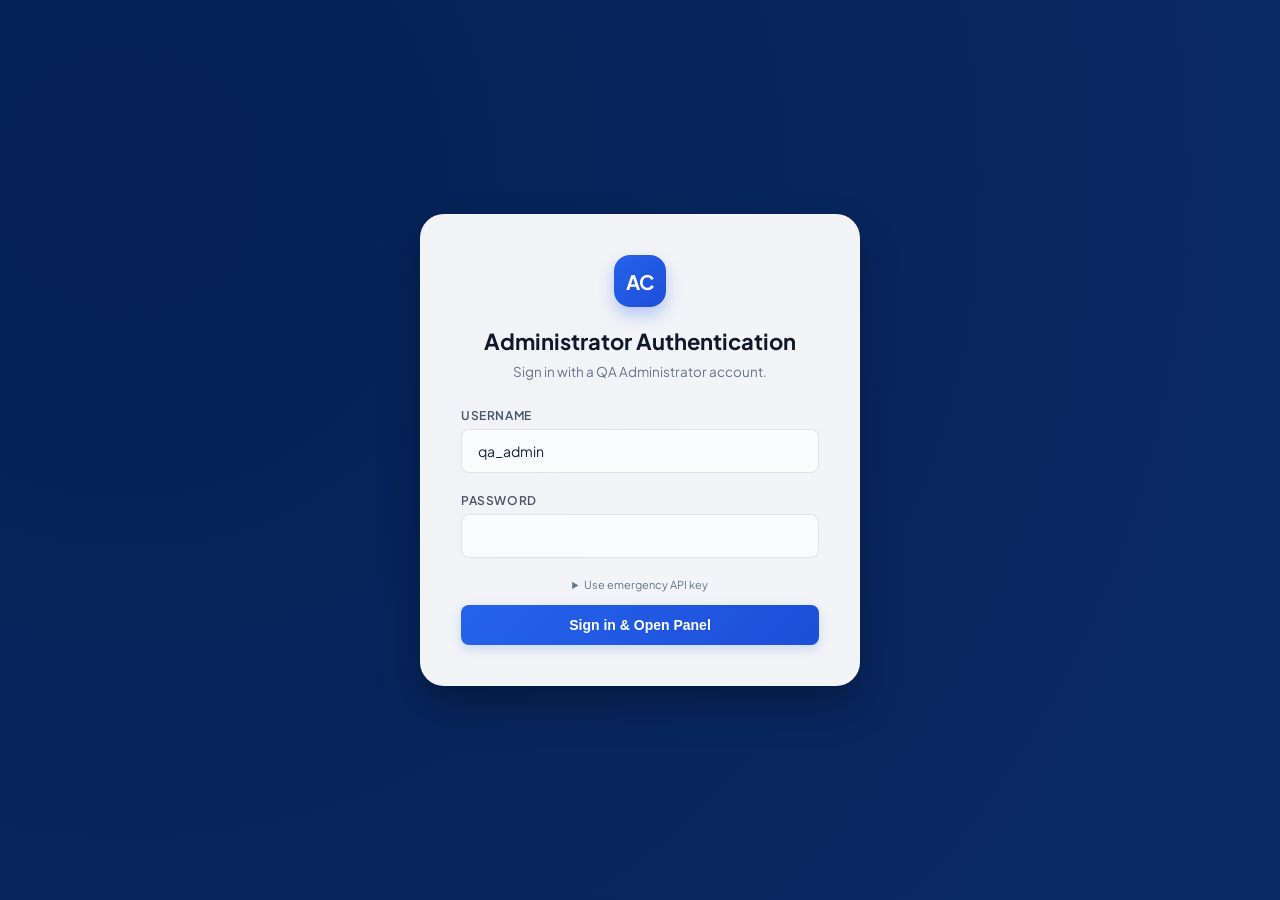
<file: frontend/admin.html>
<!DOCTYPE html>
<html lang="en">
<head>
<meta charset="UTF-8">
<meta name="viewport" content="width=device-width, initial-scale=1.0">
<title>AutoCare QA Admin Panel</title>
<link rel="preconnect" href="https://fonts.googleapis.com">
<link rel="preconnect" href="https://fonts.gstatic.com" crossorigin>
<link href="https://fonts.googleapis.com/css2?family=Plus+Jakarta+Sans:wght@400;500;600;700&display=swap" rel="stylesheet">
<script>
  (() => {
    const preference = localStorage.getItem("autocare_theme") || "system";
    const dark = preference === "dark" || (preference === "system" && matchMedia("(prefers-color-scheme: dark)").matches);
    document.documentElement.dataset.theme = dark ? "dark" : "light";
    document.documentElement.dataset.themePreference = preference;
  })();
</script>
<style>
  :root {
    --blue-900: #0a2a66;
    --blue-700: #103e91;
    --blue-600: #1554c7;
    --blue-500: #2166e8;
    --blue-200: #c7d8f7;
    --blue-100: #e6edfb;
    --blue-50: #f5f8fd;
    --white: #ffffff;
    --grey-text: #64748b;
    --grey-light: #94a3b8;
    --border: #e2e8f0;
    --radius-lg: 16px;
    --radius-md: 12px;
    --radius-sm: 8px;
    --danger: #ef4444;
    --danger-light: #fef2f2;
    --success: #22c55e;
    --success-light: #f0fdf4;
    --warning: #f59e0b;
    --warning-light: #fefbeb;
  }

  * { box-sizing: border-box; margin: 0; padding: 0; }

  body {
    font-family: 'Plus Jakarta Sans', -apple-system, BlinkMacSystemFont, "Segoe UI", Roboto, Helvetica, Arial, sans-serif;
    background: var(--blue-50);
    color: var(--blue-900);
    min-height: 100vh;
    display: flex;
    flex-direction: column;
    overflow-x: hidden;
  }

  /* ---------- Login Gate UI ---------- */
  .login-container {
    display: flex;
    align-items: center;
    justify-content: center;
    min-height: 100vh;
    background: radial-gradient(circle at 10% 20%, rgb(4, 32, 84) 0%, rgb(10, 42, 102) 90.2%);
    padding: 20px;
    position: fixed;
    top: 0;
    left: 0;
    width: 100%;
    height: 100%;
    z-index: 9999;
    transition: opacity 0.3s ease, visibility 0.3s ease;
  }

  .login-card {
    background: rgba(255, 255, 255, 0.95);
    border: 1px solid rgba(255, 255, 255, 0.2);
    border-radius: 24px;
    padding: 40px;
    width: 100%;
    max-width: 440px;
    box-shadow: 0 20px 40px rgba(0, 0, 0, 0.3);
    text-align: center;
    animation: card-appear 0.4s cubic-bezier(0.16, 1, 0.3, 1);
  }

  @keyframes card-appear {
    from { opacity: 0; transform: scale(0.9) translateY(20px); }
    to { opacity: 1; transform: scale(1) translateY(0); }
  }

  .login-logo {
    width: 52px;
    height: 52px;
    border-radius: 16px;
    background: linear-gradient(135deg, #2563eb, #1d4ed8);
    color: #ffffff;
    display: flex;
    align-items: center;
    justify-content: center;
    font-weight: 700;
    font-size: 20px;
    box-shadow: 0 8px 16px rgba(37, 99, 235, 0.3);
    margin: 0 auto 20px auto;
  }

  .login-card h2 {
    font-size: 22px;
    font-weight: 700;
    color: #0f172a;
    margin-bottom: 8px;
  }

  .login-card p {
    font-size: 13.5px;
    color: var(--grey-text);
    margin-bottom: 28px;
  }

  .form-group {
    text-align: left;
    margin-bottom: 20px;
  }

  .form-group label {
    display: block;
    font-size: 12px;
    font-weight: 600;
    color: #475569;
    margin-bottom: 6px;
    text-transform: uppercase;
    letter-spacing: 0.05em;
  }

  .form-control {
    width: 100%;
    padding: 12px 16px;
    border-radius: var(--radius-sm);
    border: 1px solid var(--border);
    outline: none;
    font-family: inherit;
    font-size: 14px;
    transition: all 0.2s ease;
  }

  .form-control:focus {
    border-color: var(--blue-500);
    box-shadow: 0 0 0 3px rgba(37, 99, 235, 0.15);
  }

  .login-btn {
    width: 100%;
    background: linear-gradient(135deg, #2563eb, #1d4ed8);
    color: white;
    border: none;
    padding: 12px;
    border-radius: var(--radius-sm);
    font-size: 14px;
    font-weight: 600;
    cursor: pointer;
    box-shadow: 0 4px 12px rgba(37, 99, 235, 0.2);
    transition: all 0.2s ease;
  }

  .login-btn:hover {
    transform: translateY(-1px);
    box-shadow: 0 6px 16px rgba(37, 99, 235, 0.3);
  }

  .login-error {
    background: var(--danger-light);
    color: var(--danger);
    font-size: 13px;
    padding: 10px 14px;
    border-radius: var(--radius-sm);
    margin-bottom: 20px;
    display: none;
    text-align: left;
    border: 1px solid #fee2e2;
  }

  /* ---------- Admin Shell UI ---------- */
  .shell {
    display: none;
    height: 100vh;
  }

  .sidebar {
    width: 260px;
    background: #ffffff;
    border-right: 1px solid #f1f5f9;
    display: flex;
    flex-direction: column;
    padding: 24px 16px;
    flex-shrink: 0;
    box-shadow: 4px 0 24px rgba(15, 23, 42, 0.015);
  }

  .sidebar-header {
    display: flex;
    align-items: center;
    gap: 12px;
    padding: 4px 8px 24px 8px;
    border-bottom: 1px solid #f1f5f9;
    margin-bottom: 20px;
  }

  .sidebar-logo {
    width: 40px;
    height: 40px;
    border-radius: 12px;
    background: linear-gradient(135deg, #ef4444, #b91c1c);
    color: #ffffff;
    display: flex;
    align-items: center;
    justify-content: center;
    font-weight: 700;
    font-size: 15px;
    box-shadow: 0 4px 12px rgba(239, 68, 68, 0.25);
    flex-shrink: 0;
  }

  .sidebar-title {
    font-size: 15px;
    font-weight: 700;
    color: #0f172a;
    line-height: 1.25;
  }

  .sidebar-title span {
    display: block;
    font-weight: 600;
    font-size: 11px;
    color: #ef4444;
    text-transform: uppercase;
    margin-top: 1px;
  }

  .nav-section-label {
    font-size: 11px;
    font-weight: 700;
    letter-spacing: 0.08em;
    color: #94a3b8;
    text-transform: uppercase;
    padding: 18px 12px 8px 12px;
  }

  .nav-item {
    position: relative;
    display: flex;
    align-items: center;
    gap: 12px;
    padding: 10px 12px;
    border-radius: 10px;
    font-size: 14px;
    font-weight: 500;
    color: #475569;
    cursor: pointer;
    background: transparent;
    border: none;
    width: 100%;
    text-align: left;
    font-family: inherit;
    transition: all 0.2s ease;
    margin-bottom: 2px;
  }

  .nav-item .icon {
    font-size: 16px;
    width: 20px;
    text-align: center;
    flex-shrink: 0;
    display: flex;
    align-items: center;
    justify-content: center;
    color: #64748b;
    transition: color 0.2s ease;
  }

  .nav-item:hover {
    background: #f8fafc;
    color: #0f172a;
  }

  .nav-item.active {
    background: #fef2f2;
    color: #b91c1c;
    font-weight: 600;
  }

  .nav-item.active .icon {
    color: #b91c1c;
  }

  .nav-item.active::before {
    content: '';
    position: absolute;
    left: 0;
    top: 10px;
    bottom: 10px;
    width: 3px;
    border-radius: 99px;
    background: #ef4444;
  }

  .sidebar-footer {
    margin-top: auto;
    padding: 10px 12px;
    display: flex;
    flex-direction: column;
    gap: 12px;
  }

  .btn-outline-danger {
    background: transparent;
    border: 1px solid var(--danger);
    color: var(--danger);
    border-radius: var(--radius-sm);
    padding: 8px 12px;
    font-size: 12px;
    font-weight: 600;
    cursor: pointer;
    display: flex;
    align-items: center;
    justify-content: center;
    gap: 6px;
    transition: all 0.2s ease;
    text-align: center;
  }

  .btn-outline-danger:hover {
    background: var(--danger-light);
  }

  .main {
    flex: 1;
    overflow-y: auto;
    padding: 32px 44px;
    max-height: 100vh;
  }

  .page { display: none; animation: fadein 0.15s ease; }
  .page.active { display: block; }

  @keyframes fadein {
    from { opacity: 0; transform: translateY(4px); }
    to { opacity: 1; transform: translateY(0); }
  }

  .page-header { margin-bottom: 28px; }
  .page-header h1 { font-size: 22px; font-weight: 700; margin-bottom: 4px; }
  .page-header p { font-size: 13.5px; color: var(--grey-text); }

  /* ---------- Dashboard Stats ---------- */
  .stat-grid {
    display: grid;
    grid-template-columns: repeat(4, 1fr);
    gap: 16px;
    margin-bottom: 28px;
  }

  .stat-card {
    background: var(--white);
    border: 1px solid var(--border);
    border-radius: var(--radius-lg);
    padding: 20px 24px;
    box-shadow: 0 1px 3px rgba(0,0,0,0.02);
  }

  .stat-card .label { font-size: 12px; color: var(--grey-text); margin-bottom: 8px; font-weight: 600; text-transform: uppercase; letter-spacing: 0.05em; }
  .stat-card .value { font-size: 28px; font-weight: 700; color: var(--blue-900); }
  .stat-card .desc { font-size: 12px; color: var(--grey-text); margin-top: 4px; }

  .panel {
    background: var(--white);
    border: 1px solid var(--border);
    border-radius: var(--radius-lg);
    padding: 24px;
    margin-bottom: 24px;
    box-shadow: 0 1px 3px rgba(0,0,0,0.02);
  }

  .panel h3 { font-size: 15px; margin-bottom: 16px; font-weight: 700; color: var(--blue-900); border-bottom: 1px solid #f1f5f9; padding-bottom: 10px; }

  /* ---------- Forms ---------- */
  .grid-2 {
    display: grid;
    grid-template-columns: repeat(2, 1fr);
    gap: 16px;
    margin-bottom: 16px;
  }

  .btn-primary {
    background: var(--blue-600);
    color: var(--white);
    border: none;
    padding: 10px 18px;
    border-radius: var(--radius-sm);
    cursor: pointer;
    font-weight: 600;
    font-size: 13.5px;
    display: inline-flex;
    align-items: center;
    gap: 8px;
    transition: background 0.15s ease;
  }

  .btn-primary:hover { background: var(--blue-700); }

  /* ---------- KB Lists ---------- */
  .kb-item {
    background: var(--white);
    border: 1px solid var(--border);
    border-radius: var(--radius-md);
    padding: 16px;
    display: flex;
    justify-content: space-between;
    align-items: flex-start;
    gap: 16px;
    margin-bottom: 12px;
    transition: all 0.15s ease;
  }

  .kb-item:hover {
    border-color: var(--blue-200);
    box-shadow: 0 4px 12px rgba(10, 42, 102, 0.02);
  }

  .kb-item .q { font-weight: 600; font-size: 14px; margin-bottom: 6px; color: var(--blue-900); }
  .kb-item .a { color: var(--grey-text); font-size: 13px; line-height: 1.5; }
  
  .tag {
    display: inline-block;
    font-size: 10.5px;
    padding: 3px 8px;
    border-radius: 999px;
    margin-top: 8px;
    font-weight: 500;
  }

  .delete-btn {
    background: transparent;
    border: 1px solid #fecaca;
    color: var(--danger);
    border-radius: var(--radius-sm);
    padding: 6px 12px;
    cursor: pointer;
    font-size: 12px;
    font-weight: 600;
    transition: all 0.15s ease;
  }

  .delete-btn:hover {
    background: var(--danger-light);
    border-color: #fee2e2;
  }

  .approve-btn {
    background: var(--success-light);
    border: 1px solid #bbf7d0;
    color: var(--success);
    border-radius: var(--radius-sm);
    padding: 6px 12px;
    cursor: pointer;
    font-size: 12px;
    font-weight: 600;
    transition: all 0.15s ease;
    margin-right: 8px;
  }

  .approve-btn:hover {
    background: #dcfce7;
    border-color: #86efac;
  }

  .badge-status {
    display: inline-block;
    padding: 2px 8px;
    border-radius: 999px;
    font-size: 10px;
    font-weight: 700;
    text-transform: uppercase;
    letter-spacing: 0.05em;
    margin-left: 8px;
  }

  .badge-status.draft {
    background: #e2e8f0;
    color: #475569;
  }

  .badge-status.pending {
    background: var(--warning-light);
    color: #b45309;
    border: 1px solid #fde68a;
  }

  .badge-status.approved {
    background: var(--success-light);
    color: #15803d;
    border: 1px solid #bbf7d0;
  }

  /* ---------- PDF Ingestion ---------- */
  .upload-box {
    background: var(--white);
    border: 2px dashed var(--blue-200);
    border-radius: var(--radius-lg);
    padding: 40px;
    text-align: center;
    color: var(--blue-700);
    cursor: pointer;
    transition: all 0.2s ease;
    display: flex;
    flex-direction: column;
    align-items: center;
    gap: 12px;
  }

  .upload-box:hover {
    background: var(--blue-50);
    border-color: var(--blue-500);
  }

  .upload-box span { font-weight: 500; font-size: 14px; }
  .upload-box p { color: var(--grey-text); font-size: 12px; }

  /* ---------- Gaps / Logs Panel ---------- */
  .gap-card {
    background: var(--white);
    border: 1px solid var(--border);
    border-radius: var(--radius-md);
    padding: 16px;
    margin-bottom: 12px;
    border-left: 4px solid var(--warning);
    display: flex;
    justify-content: space-between;
    align-items: center;
    gap: 16px;
  }

  .gap-card.negative-feedback {
    border-left-color: var(--danger);
  }

  .gap-info { flex: 1; }
  .gap-query { font-weight: 600; font-size: 14px; color: var(--blue-900); margin-bottom: 4px; }
  .gap-meta { font-size: 12px; color: var(--grey-text); display: flex; gap: 12px; flex-wrap: wrap; }
  .gap-meta-item { display: inline-flex; align-items: center; gap: 4px; }

  .resolve-btn {
    background: var(--blue-100);
    color: var(--blue-700);
    border: 1px solid var(--blue-200);
    padding: 8px 14px;
    border-radius: var(--radius-sm);
    cursor: pointer;
    font-size: 12px;
    font-weight: 600;
    display: flex;
    align-items: center;
    gap: 4px;
    transition: all 0.15s ease;
  }

  .resolve-btn:hover {
    background: var(--blue-600);
    color: var(--white);
    border-color: var(--blue-600);
  }

  .badge-unanswered { background: var(--warning-light); color: var(--warning); padding: 2px 6px; border-radius: 4px; font-weight: 600; font-size: 10px; text-transform: uppercase; }
  .badge-negative { background: var(--danger-light); color: var(--danger); padding: 2px 6px; border-radius: 4px; font-weight: 600; font-size: 10px; text-transform: uppercase; }

  /* ---------- Toast Notifications ---------- */
  #toastContainer {
    position: fixed;
    top: 24px;
    right: 24px;
    z-index: 99999;
    display: flex;
    flex-direction: column;
    gap: 10px;
    pointer-events: none;
  }

  .toast {
    display: flex;
    align-items: center;
    gap: 12px;
    padding: 14px 18px;
    border-radius: var(--radius-md);
    font-size: 13.5px;
    font-weight: 600;
    box-shadow: 0 8px 24px rgba(0,0,0,0.12);
    min-width: 280px;
    max-width: 380px;
    pointer-events: all;
    animation: toast-in 0.3s cubic-bezier(0.16, 1, 0.3, 1);
    border: 1px solid transparent;
  }

  @keyframes toast-in {
    from { opacity: 0; transform: translateX(40px) scale(0.95); }
    to   { opacity: 1; transform: translateX(0) scale(1); }
  }

  @keyframes toast-out {
    from { opacity: 1; transform: translateX(0) scale(1); }
    to   { opacity: 0; transform: translateX(40px) scale(0.95); }
  }

  .toast.success { background: var(--success-light); color: #166534; border-color: #bbf7d0; }
  .toast.warning { background: var(--warning-light); color: #92400e; border-color: #fde68a; }
  .toast.error   { background: var(--danger-light);  color: #991b1b; border-color: #fecaca; }
  .toast-icon { font-size: 18px; flex-shrink: 0; }
  .toast-msg  { flex: 1; line-height: 1.4; }

  /* ---------- Modal Overlay ---------- */
  .modal-overlay {
    position: fixed;
    inset: 0;
    background: rgba(10, 20, 50, 0.45);
    backdrop-filter: blur(4px);
    z-index: 10000;
    display: none;
    align-items: center;
    justify-content: center;
    padding: 20px;
  }
  .modal-overlay.open { display: flex; }

  .modal-card {
    background: #fff;
    border-radius: var(--radius-lg);
    padding: 32px;
    width: 100%;
    max-width: 460px;
    box-shadow: 0 24px 60px rgba(0,0,0,0.2);
    animation: card-appear 0.3s cubic-bezier(0.16, 1, 0.3, 1);
  }

  .modal-title { font-size: 17px; font-weight: 700; color: var(--blue-900); margin-bottom: 8px; }
  .modal-subtitle { font-size: 13px; color: var(--grey-text); margin-bottom: 20px; line-height: 1.5; }

  .modal-query-preview {
    background: var(--blue-50);
    border: 1px solid var(--blue-200);
    border-left: 3px solid var(--blue-500);
    border-radius: var(--radius-sm);
    padding: 12px 14px;
    font-size: 13px;
    font-style: italic;
    color: var(--blue-700);
    margin-bottom: 24px;
  }

  .modal-actions { display: flex; flex-direction: column; gap: 10px; }

  .modal-btn {
    display: flex;
    align-items: center;
    gap: 12px;
    padding: 14px 18px;
    border-radius: var(--radius-md);
    border: 1.5px solid var(--border);
    background: #fff;
    cursor: pointer;
    font-family: inherit;
    font-size: 14px;
    font-weight: 600;
    color: var(--blue-900);
    transition: all 0.15s ease;
    text-align: left;
  }
  .modal-btn:hover { border-color: var(--blue-400); background: var(--blue-50); }
  .modal-btn.danger { color: var(--danger); border-color: #fecaca; }
  .modal-btn.danger:hover { background: var(--danger-light); border-color: var(--danger); }
  .modal-btn.success-btn { color: #166534; border-color: #bbf7d0; }
  .modal-btn.success-btn:hover { background: var(--success-light); border-color: var(--success); }

  .theme-control { display:grid; grid-template-columns:repeat(3,1fr); gap:3px; padding:3px; border:1px solid var(--border); border-radius:9px; background:var(--blue-50); margin-bottom:8px; }
  .theme-option { border:0; border-radius:6px; padding:6px 4px; background:transparent; color:var(--grey-text); font:600 10px inherit; cursor:pointer; }
  .theme-option.active { background:var(--white); color:var(--blue-600); box-shadow:0 1px 4px rgba(15,23,42,.1); }
  html[data-theme="dark"] {
    color-scheme:dark;
    --blue-900:#f5f7fa;
    --blue-700:#8fc2ff;
    --blue-600:#409cff;
    --blue-500:#409cff;
    --blue-200:#33445e;
    --blue-100:#20334d;
    --blue-50:#0c111b;
    --white:#182131;
    --grey-text:#9ca9bc;
    --grey-light:#718096;
    --border:#2d3a4f;
    --danger-light:#3a1f28;
    --success-light:#173428;
    --warning-light:#382f19;
  }
  html[data-theme="dark"] body { background:#0c111b; color:#f5f7fa; }
  html[data-theme="dark"] .sidebar { background:#111827; border-color:#253247; box-shadow:4px 0 24px rgba(0,0,0,.18); }
  html[data-theme="dark"] .sidebar-header { border-color:#253247; }
  html[data-theme="dark"] .sidebar-title,
  html[data-theme="dark"] .nav-item:hover { color:#f5f7fa; }
  html[data-theme="dark"] .sidebar-title span,
  html[data-theme="dark"] .nav-item,
  html[data-theme="dark"] .nav-item .icon { color:#9ca9bc; }
  html[data-theme="dark"] .nav-item:hover { background:rgba(255,255,255,.055); }
  html[data-theme="dark"] .nav-item.active { background:rgba(64,156,255,.16); color:#6db4ff; }
  html[data-theme="dark"] .panel,
  html[data-theme="dark"] .stat-card,
  html[data-theme="dark"] .kb-item,
  html[data-theme="dark"] .ticket-card,
  html[data-theme="dark"] .gap-card,
  html[data-theme="dark"] .modal,
  html[data-theme="dark"] .login-card,
  html[data-theme="dark"] .upload-zone { background:#182131; border-color:#2d3a4f; color:#f5f7fa; }
  html[data-theme="dark"] .login-card h2,
  html[data-theme="dark"] .form-group label { color:#f5f7fa; }
  html[data-theme="dark"] input,
  html[data-theme="dark"] textarea,
  html[data-theme="dark"] select,
  html[data-theme="dark"] .form-control { background:#111827 !important; color:#f5f7fa !important; border-color:#2d3a4f !important; }
  /* Composite controls use a single shared surface without a nested input layer. */
  .command-search input {
    background:transparent !important;
    border:0 !important;
    box-shadow:none !important;
  }
  html[data-theme="dark"] .theme-control { background:#0c111b; }
  html[data-theme="dark"] .theme-option.active { background:#2a3850; color:#8fc2ff; box-shadow:0 1px 5px rgba(0,0,0,.3); }
  html[data-theme="dark"] .toast.success { color:#78e6a7; border-color:#285c42; }
  html[data-theme="dark"] .toast.warning { color:#ffd36a; border-color:#665629; }
  html[data-theme="dark"] .toast.error { color:#ff8e8e; border-color:#703842; }
  .modal-btn-icon { font-size: 20px; flex-shrink: 0; }
  .modal-btn-label { font-weight: 700; font-size: 13.5px; display: block; }
  .modal-btn-desc { font-weight: 400; font-size: 12px; color: var(--grey-text); display: block; margin-top: 2px; }

  .modal-cancel {
    margin-top: 8px;
    text-align: center;
    font-size: 12.5px;
    color: var(--grey-text);
    cursor: pointer;
    background: none;
    border: none;
    font-family: inherit;
    font-weight: 600;
    text-decoration: underline;
    width: 100%;
    padding: 4px;
  }
  .modal-cancel:hover { color: var(--blue-700); }



</style>
</head>
<body>

  <!-- Toast Notification Container -->
  <div id="toastContainer"></div>

  <!-- Resolve Gap Modal -->
  <div class="modal-overlay" id="resolveGapModal">
    <div class="modal-card">
      <div class="modal-title">Resolve Knowledge Gap</div>
      <div class="modal-subtitle">What would you like to do with this logged query?</div>
      <div class="modal-query-preview" id="resolveGapQuery"></div>
      <div class="modal-actions">
        <button class="modal-btn success-btn" id="resolveGapAddKb">
          <span class="modal-btn-icon">📥</span>
          <span>
            <span class="modal-btn-label">Add to Knowledge Base</span>
            <span class="modal-btn-desc">Pre-fill the KB form with this query and remove it from the gap log</span>
          </span>
        </button>
        <button class="modal-btn danger" id="resolveGapRemove">
          <span class="modal-btn-icon">🗑</span>
          <span>
            <span class="modal-btn-label">Just Remove from Log</span>
            <span class="modal-btn-desc">Delete this entry without adding it to the KB</span>
          </span>
        </button>
      </div>
      <button class="modal-cancel" id="resolveGapCancel">Cancel</button>
    </div>
  </div>

  <!-- Resolve Ticket Modal -->
  <div class="modal-overlay" id="resolveTicketModal">
    <div class="modal-card">
      <div class="modal-title">Resolve Support Ticket</div>
      <div class="modal-subtitle">This ticket will be marked as <strong>Resolved</strong>. Do you also want to remove it from the list?</div>
      <div class="modal-query-preview" id="resolveTicketQuery"></div>
      <div class="modal-actions">
        <button class="modal-btn success-btn" id="resolveTicketKeep">
          <span class="modal-btn-icon">✅</span>
          <span>
            <span class="modal-btn-label">Mark Resolved &amp; Keep</span>
            <span class="modal-btn-desc">Update status to Resolved and keep in the list</span>
          </span>
        </button>
        <button class="modal-btn danger" id="resolveTicketRemove">
          <span class="modal-btn-icon">🗑</span>
          <span>
            <span class="modal-btn-label">Mark Resolved &amp; Remove</span>
            <span class="modal-btn-desc">Update status and permanently delete this ticket</span>
          </span>
        </button>
      </div>
      <button class="modal-cancel" id="resolveTicketCancel">Cancel</button>
    </div>
  </div>

  <!-- AUTHENTICATION GATE -->
  <div class="login-container" id="loginContainer">
    <div class="login-card">
      <div class="login-logo">AC</div>
      <h2>Administrator Authentication</h2>
      <p>Sign in with a QA Administrator account.</p>
      
      <div class="login-error" id="loginError"></div>

      <form id="loginForm">
        <div class="form-group">
          <label for="adminUsernameInput">Username</label>
          <input id="adminUsernameInput" class="form-control" autocomplete="username" value="qa_admin" required>
        </div>
        <div class="form-group">
          <label for="adminPasswordInput">Password</label>
          <input type="password" id="adminPasswordInput" class="form-control" autocomplete="current-password" required>
        </div>
        <details style="margin-bottom:14px"><summary style="font-size:11px;color:var(--grey-text);cursor:pointer">Use emergency API key</summary><input type="password" id="apiKeyInput" class="form-control" style="margin-top:8px" placeholder="API admin key"></details>
        <button type="submit" class="login-btn">Sign in &amp; Open Panel</button>
      </form>
    </div>
  </div>

  <!-- ADMIN SHELL -->
  <div class="shell" id="adminShell">
    <aside class="sidebar">
      <div class="sidebar-header">
        <div class="sidebar-logo">ADM</div>
        <div class="sidebar-title">AutoCare<span>Admin Dashboard</span></div>
      </div>

      <div class="nav-section-label" style="padding-top: 0; padding-bottom: 4px;">Management</div>
      <div style="display: flex; flex-direction: column; gap: 2px; margin-bottom: 16px;">
        <button class="nav-item active" data-page="dashboard">
          <span class="icon"><svg width="18" height="18" viewBox="0 0 24 24" fill="none" stroke="currentColor" stroke-width="2" stroke-linecap="round" stroke-linejoin="round"><rect x="3" y="3" width="7" height="9"></rect><rect x="14" y="3" width="7" height="5"></rect><rect x="14" y="12" width="7" height="9"></rect><rect x="3" y="16" width="7" height="5"></rect></svg></span> Dashboard
        </button>
        <button class="nav-item" data-page="kb">
          <span class="icon"><svg width="18" height="18" viewBox="0 0 24 24" fill="none" stroke="currentColor" stroke-width="2" stroke-linecap="round" stroke-linejoin="round"><path d="M2 3h6a4 4 0 0 1 4 4v14a3 3 0 0 0-3-3H2z"></path><path d="M22 3h-6a4 4 0 0 0-4 4v14a3 3 0 0 1 3-3h7z"></path></svg></span> FAQ Knowledge Base
        </button>
        <button class="nav-item" data-page="gaps">
          <span class="icon"><svg width="18" height="18" viewBox="0 0 24 24" fill="none" stroke="currentColor" stroke-width="2" stroke-linecap="round" stroke-linejoin="round"><path d="M10.29 3.86L1.82 18a2 2 0 0 0 1.71 3h16.94a2 2 0 0 0 1.71-3L13.71 3.86a2 2 0 0 0-3.42 0z"></path><line x1="12" y1="9" x2="12" y2="13"></line><line x1="12" y1="17" x2="12.01" y2="17"></line></svg></span> Knowledge Gaps
        </button>
        <button class="nav-item" data-page="tickets">
          <span class="icon"><svg width="18" height="18" viewBox="0 0 24 24" fill="none" stroke="currentColor" stroke-width="2" stroke-linecap="round" stroke-linejoin="round"><path d="M4 15s1-1 4-1 5 2 8 2 4-1 4-1V3s-1 1-4 1-5-2-8-2-4 1-4 1z"></path><line x1="4" y1="22" x2="4" y2="15"></line></svg></span> Support Tickets
        </button>
        <button class="nav-item" data-page="pdf">
          <span class="icon"><svg width="18" height="18" viewBox="0 0 24 24" fill="none" stroke="currentColor" stroke-width="2" stroke-linecap="round" stroke-linejoin="round"><path d="M14 2H6a2 2 0 0 0-2 2v16a2 2 0 0 0 2 2h12a2 2 0 0 0 2-2V8z"></path><polyline points="14 2 14 8 20 8"></polyline><line x1="16" y1="13" x2="8" y2="13"></line><line x1="16" y1="17" x2="8" y2="17"></line><polyline points="10 9 9 9 8 9"></polyline></svg></span> PDF Auto-Ingestion
        </button>
        <button class="nav-item" data-page="controls">
          <span class="icon">⚙</span> Admin Controls
        </button>
      </div>

      <div class="sidebar-footer">
        <div class="theme-control" role="group" aria-label="Color theme">
          <button class="theme-option" type="button" data-theme-choice="light">Light</button>
          <button class="theme-option" type="button" data-theme-choice="dark">Tinted</button>
          <button class="theme-option" type="button" data-theme-choice="system">System</button>
        </div>
        <a href="index.html" class="btn-outline-danger" style="text-decoration: none; border-color: var(--blue-200); color: var(--blue-700); margin-bottom: 4px;">
          <svg width="14" height="14" viewBox="0 0 24 24" fill="none" stroke="currentColor" stroke-width="2" stroke-linecap="round" stroke-linejoin="round" style="margin-right: 6px;"><circle cx="12" cy="12" r="10"></circle><line x1="2" y1="12" x2="22" y2="12"></line><path d="M12 2a15.3 15.3 0 0 1 4 10 15.3 15.3 0 0 1-4 10 15.3 15.3 0 0 1-4-10 15.3 15.3 0 0 1 4-10z"></path></svg> Public Chatbot
        </a>
        <button id="logoutBtn" class="btn-outline-danger">
          <svg width="14" height="14" viewBox="0 0 24 24" fill="none" stroke="currentColor" stroke-width="2" stroke-linecap="round" stroke-linejoin="round" style="margin-right: 6px;"><path d="M9 21H5a2 2 0 0 1-2-2V5a2 2 0 0 1 2-2h4"></path><polyline points="16 17 21 12 16 7"></polyline><line x1="21" y1="12" x2="9" y2="12"></line></svg> Log Out
        </button>
      </div>
    </aside>

    <main class="main">
      
      <!-- DASHBOARD PAGE -->
      <section class="page active" id="page-dashboard">
        <div class="page-header">
          <h1>Admin Dashboard</h1>
          <p>Key analytics on chatbot performance and knowledge status.</p>
        </div>

        <div class="stat-grid">
          <div class="stat-card">
            <div class="label">Total FAQ Entries</div>
            <div class="value" id="statKbSize">-</div>
            <div class="desc">Active database articles</div>
          </div>
          <div class="stat-card">
            <div class="label">Unanswered Gaps logged</div>
            <div class="value" id="statGapsCount">-</div>
            <div class="desc">Questions awaiting answers</div>
          </div>
          <div class="stat-card">
            <div class="label">Support Tickets</div>
            <div class="value" id="statTicketsCount">-</div>
            <div class="desc">Active escalated queries</div>
          </div>
          <div class="stat-card">
            <div class="label">AutoCare Status</div>
            <div class="value" style="color: var(--success);">Online</div>
            <div class="desc">FastAPI server connected</div>
          </div>
        </div>

        <div class="panel">
          <h3>Knowledge Distribution by Department</h3>
          <div id="deptDistribution" style="display: flex; flex-direction: column; gap: 14px;">
            <!-- Render department breakdown dynamically -->
          </div>
        </div>
      </section>

      <!-- FAQ KNOWLEDGE BASE PAGE -->
      <section class="page" id="page-kb">
        <div class="page-header">
          <h1>FAQ Knowledge Base</h1>
          <p>Search, review, add, or remove items from the FAQ dataset.</p>
        </div>

        <!-- Add FAQ Form -->
        <div class="panel">
          <h3>Add New FAQ Entry</h3>
          <form id="addFaqForm">
            <div class="grid-2">
              <div class="form-group" style="margin-bottom: 0;">
                <label for="faqQuestion">Question</label>
                <input type="text" id="faqQuestion" class="form-control" placeholder="e.g. How do I request roadside assistance?" required>
              </div>
              <div class="form-group" style="margin-bottom: 0;">
                <label for="faqDeptSelect">Department</label>
                <select id="faqDeptSelect" class="form-control" style="background: white;" required>
                  <option value="General">General</option>
                  <option value="Service & Maintenance">Service &amp; Maintenance</option>
                  <option value="Insurance & Claims">Insurance &amp; Claims</option>
                  <option value="Spare Parts">Spare Parts</option>
                  <option value="Roadside Assistance">Roadside Assistance</option>
                </select>
              </div>
            </div>
            <div class="form-group">
              <label for="faqAnswer">Answer</label>
              <textarea id="faqAnswer" class="form-control" style="min-height: 80px; resize: vertical;" placeholder="Provide the precise response for the chatbot..." required></textarea>
            </div>
            <button type="submit" class="btn-primary">Add Entry to KB</button>
          </form>
        </div>

        <!-- Filter & Search Toolbar -->
        <div style="display: flex; gap: 12px; margin-bottom: 20px;">
          <input type="text" id="searchFaqInput" class="form-control" style="flex: 2;" placeholder="Search existing FAQs by keywords...">
          <select id="filterFaqDept" class="form-control" style="flex: 1; background: white;">
            <option value="all">All Departments</option>
            <option value="General">General</option>
            <option value="Service & Maintenance">Service &amp; Maintenance</option>
            <option value="Insurance & Claims">Insurance &amp; Claims</option>
            <option value="Spare Parts">Spare Parts</option>
            <option value="Roadside Assistance">Roadside Assistance</option>
          </select>
        </div>

        <!-- FAQ List Container -->
        <div id="faqList"></div>
      </section>

      <!-- KNOWLEDGE GAPS PAGE -->
      <section class="page" id="page-gaps">
        <div class="page-header">
          <h1>Knowledge Gaps Analyzer</h1>
          <p>Unanswered queries and negative customer feedback parsed from system logs. Instantly resolve gaps by clicking "+" next to any item.</p>
        </div>

        <div id="gapsList"></div>
      </section>

      <!-- PDF AUTO-INGESTION PAGE -->
      <section class="page" id="page-pdf">
        <div class="page-header">
          <h1>PDF Auto-Ingestion</h1>
          <p>Upload files (like customer service manuals) to automatically extract and embed Q&A pairs.</p>
        </div>

        <div class="upload-box" id="pdfUploadBox">
          <svg width="36" height="36" viewBox="0 0 24 24" fill="none" stroke="currentColor" stroke-width="2" stroke-linecap="round" stroke-linejoin="round" style="color: var(--blue-600); margin-bottom: 8px;"><path d="M21 15v4a2 2 0 0 1-2 2H5a2 2 0 0 1-2-2v-4"></path><polyline points="17 8 12 3 7 8"></polyline><line x1="12" y1="3" x2="12" y2="15"></line></svg>
          <span>Drag &amp; Drop a PDF manual here</span>
          <p>Supports files up to 15MB. The backend will use heuristic patterns to parse Questions &amp; Answers dynamically.</p>
          <button class="btn-primary" style="pointer-events: none; margin-top: 10px;">Select PDF File</button>
        </div>

        <div id="pdfUploadResults" class="panel" style="display: none; margin-top: 24px;">
          <h3>Extracted Q&amp;A Pairs</h3>
          <div id="extractedList" style="display: flex; flex-direction: column; gap: 10px; max-height: 300px; overflow-y: auto;">
            <!-- Extracted pairs listed here -->
          </div>
        </div>
      </section>

      <!-- SUPPORT TICKETS PAGE -->
      <section class="page" id="page-tickets">
        <div class="page-header">
          <h1>Support Tickets</h1>
          <p>Manage human-escalated chatbot queries. View customer contact details and update ticket progress.</p>
        </div>

        <div style="display: flex; gap: 12px; margin-bottom: 20px;">
          <input type="text" id="searchTicketInput" class="form-control" style="flex: 2;" placeholder="Search tickets by user name, email, or query...">
          <select id="filterTicketStatus" class="form-control" style="flex: 1; background: white;">
            <option value="all">All Statuses</option>
            <option value="New">New</option>
            <option value="In Progress">In Progress</option>
            <option value="Resolved">Resolved</option>
          </select>
        </div>

        <div id="ticketsList"></div>
      </section>

      <section class="page" id="page-controls">
        <div class="page-header"><h1>Admin Controls</h1><p>Manage access, document structure, approval policy, retention, and audit history.</p></div>
        <div class="admin-control-tabs" role="tablist">
          <button class="active" type="button" data-control-tab="users">Users &amp; roles</button>
          <button type="button" data-control-tab="configuration">Configuration</button>
          <button type="button" data-control-tab="approval">Approval &amp; retention</button>
          <button type="button" data-control-tab="audit">Audit log</button>
        </div>
        <div id="adminControlsContent"></div>
      </section>

    </main>
  </div>

  <script>
    // ---------- Configuration & State ----------
    const urlParams = new URLSearchParams(window.location.search);
    if (urlParams.has("api")) {
      localStorage.setItem("API_BASE", urlParams.get("api"));
      localStorage.setItem("autocare_api_base", urlParams.get("api"));
    }
    const BACKEND_RENDER_URL = window.RENDER_BACKEND_URL || "https://autocare-backend-qdkf.onrender.com";
    const overrideApiBase = localStorage.getItem("API_BASE") || localStorage.getItem("autocare_api_base");
    const API_BASE = window.API_BASE || overrideApiBase || (
      (window.location.hostname === "127.0.0.1" || window.location.hostname === "localhost")
        ? (window.location.port === "8005" || window.location.port === "8000" ? window.location.origin : "http://127.0.0.1:8005")
        : BACKEND_RENDER_URL
    );

    let adminToken = sessionStorage.getItem("admin_api_token") || "";
    let faqs = [];
    let gapLogs = [];
    let tickets = [];

    // ---------- App Initialization ----------
    async function init() {
      // Check auth status
      if (adminToken) {
        const isValid = await checkTokenValidity(adminToken);
        if (isValid) {
          showAdminPanel();
          return;
        }
      }
      showLoginGate();
    }

    // ---------- Authentication & Token Handling ----------
    async function checkTokenValidity(token) {
      try {
        const res = await fetch(`${API_BASE}/api/verify`, {
          method: "GET",
          headers: {
            "Authorization": `Bearer ${token}`
          }
        });
        return res.ok;
      } catch (err) {
        console.error("Token verification failed:", err);
        return false;
      }
    }

    function showLoginGate() {
      document.getElementById("loginContainer").style.display = "flex";
      document.getElementById("adminShell").style.display = "none";
    }

    function showAdminPanel() {
      document.getElementById("loginContainer").style.display = "none";
      document.getElementById("adminShell").style.display = "flex";
      loadAdminData();
    }

    // Login Form Submit handler
    document.getElementById("loginForm").addEventListener("submit", async (e) => {
      e.preventDefault();
      const errEl = document.getElementById("loginError");
      const keyInput = document.getElementById("apiKeyInput");
      const emergencyKey = keyInput.value.trim();

      errEl.style.display = "none";

      try {
        let token = emergencyKey;
        if (!token) {
          const response = await fetch(`${API_BASE}/api/auth/login`, {
            method: "POST",
            headers: {"Content-Type": "application/json"},
            body: JSON.stringify({
              username: document.getElementById("adminUsernameInput").value,
              password: document.getElementById("adminPasswordInput").value
            })
          });
          const data = await response.json();
          if (!response.ok) throw new Error(data.detail || "Sign-in failed.");
          token = data.token;
        }
        if (!await checkTokenValidity(token)) throw new Error("This account does not have QA Administrator access.");
        adminToken = token;
        sessionStorage.setItem("admin_api_token", token);
        showAdminPanel();
        keyInput.value = "";
        document.getElementById("adminPasswordInput").value = "";
      } catch (error) {
        errEl.textContent = error.message;
        errEl.style.display = "block";
      }
    });

    // Logout click handler
    document.getElementById("logoutBtn").addEventListener("click", () => {
      adminToken = "";
      sessionStorage.removeItem("admin_api_token");
      showLoginGate();
    });

    // ---------- Navigation ----------
    document.querySelectorAll(".nav-item").forEach(btn => {
      btn.addEventListener("click", () => {
        document.querySelectorAll(".nav-item").forEach(b => b.classList.remove("active"));
        document.querySelectorAll(".page").forEach(p => p.classList.remove("active"));
        
        btn.classList.add("active");
        
        const pageId = "page-" + btn.dataset.page;
        const pageEl = document.getElementById(pageId);
        if (pageEl) {
          pageEl.classList.add("active");
        }
      });
    });

    // ---------- API Calls ----------
    async function loadAdminData() {
      await fetchFaqs();
      await fetchGapLogs();
      await fetchTickets();
      renderDashboard();
      renderFaqs();
      renderGapLogs();
      renderTickets();
      initPdfUpload();
    }

    async function fetchFaqs() {
      try {
        const res = await fetch(`${API_BASE}/api/qa`, {
          headers: { "Authorization": `Bearer ${adminToken}` }
        });
        if (!res.ok) throw new Error("Failed to fetch FAQs");
        const data = await res.json();
        faqs = data.faqs || [];
      } catch (err) {
        console.error("Error loading FAQs:", err);
      }
    }

    async function fetchGapLogs() {
      try {
        const res = await fetch(`${API_BASE}/api/unanswered`, {
          method: "GET",
          headers: {
            "Authorization": `Bearer ${adminToken}`
          }
        });
        if (!res.ok) throw new Error("Failed to fetch unanswered queries logs");
        const data = await res.json();
        gapLogs = data.queries || [];
      } catch (err) {
        console.error("Error loading unanswered logs:", err);
      }
    }

    async function fetchTickets() {
      try {
        const res = await fetch(`${API_BASE}/api/escalation`, {
          method: "GET",
          headers: {
            "Authorization": `Bearer ${adminToken}`
          }
        });
        if (!res.ok) throw new Error("Failed to fetch tickets");
        const data = await res.json();
        tickets = data.escalations || [];
      } catch (err) {
        console.error("Error loading tickets:", err);
      }
    }

    window.handleUpdateTicketStatus = async function(ticketId, newStatus) {
      try {
        const res = await fetch(`${API_BASE}/api/escalation`, {
          method: "PUT",
          headers: {
            "Content-Type": "application/json",
            "Authorization": `Bearer ${adminToken}`
          },
          body: JSON.stringify({
            ticket_id: ticketId,
            status: newStatus
          })
        });

        const data = await res.json();
        if (!res.ok) throw new Error(data.detail || "Failed to update ticket status");

        await loadAdminData();
      } catch (err) {
        alert("Error updating ticket status: " + err.message);
      }
    };

    // ---------- Render Modules ----------

    // 1. Dashboard
    function renderDashboard() {
      document.getElementById("statKbSize").textContent = faqs.length;
      document.getElementById("statGapsCount").textContent = gapLogs.length;
      document.getElementById("statTicketsCount").textContent = tickets.filter(t => t.status !== "Resolved").length;

      // Group FAQs by department
      const depts = {
        "General": 0,
        "Service & Maintenance": 0,
        "Insurance & Claims": 0,
        "Spare Parts": 0,
        "Roadside Assistance": 0
      };

      faqs.forEach(faq => {
        const dept = faq.department || "General";
        if (depts[dept] !== undefined) {
          depts[dept]++;
        } else {
          depts[dept] = 1;
        }
      });

      const container = document.getElementById("deptDistribution");
      container.innerHTML = Object.entries(depts).map(([dept, count]) => {
        const pct = faqs.length > 0 ? (count / faqs.length * 100).toFixed(0) : 0;
        
        let barColor = "#2563eb"; // blue
        if (dept === "Service & Maintenance") barColor = "#2e7d32"; // green
        if (dept === "Insurance & Claims") barColor = "#1565c0"; // darker blue
        if (dept === "Spare Parts") barColor = "#7b1fa2"; // purple
        if (dept === "Roadside Assistance") barColor = "#e65100"; // orange

        return `
          <div>
            <div style="display: flex; justify-content: space-between; font-size: 13px; font-weight: 600; margin-bottom: 4px;">
              <span>${escapeHtml(dept)}</span>
              <span>${count} (${pct}%)</span>
            </div>
            <div style="background: var(--blue-50); height: 8px; border-radius: 999px; overflow: hidden; border: 1px solid var(--border);">
              <div style="background: ${barColor}; height: 100%; width: ${pct}%;"></div>
            </div>
          </div>
        `;
      }).join("");
    }

    // 2. FAQ List & Manager
    function renderFaqs() {
      const searchVal = document.getElementById("searchFaqInput").value.toLowerCase().trim();
      const deptFilter = document.getElementById("filterFaqDept").value;

      const filtered = faqs.filter(faq => {
        const matchesSearch = faq.question.toLowerCase().includes(searchVal) || faq.answer.toLowerCase().includes(searchVal);
        const matchesDept = deptFilter === "all" || (faq.department || "General") === deptFilter;
        return matchesSearch && matchesDept;
      });

      const listContainer = document.getElementById("faqList");
      if (filtered.length === 0) {
        listContainer.innerHTML = `<div class="panel" style="color: var(--grey-text); text-align: center;">No FAQs match your search filters.</div>`;
        return;
      }

      listContainer.innerHTML = filtered.map(faq => {
        const dept = faq.department || "General";
        
        let tagStyle = "background: #f5f5f5; color: #424242; border: 1px solid #e0e0e0;";
        if (dept === "Service & Maintenance") tagStyle = "background: #e8f5e9; color: #2e7d32; border: 1px solid #c8e6c9;";
        if (dept === "Insurance & Claims") tagStyle = "background: #e3f2fd; color: #1565c0; border: 1px solid #bbdefb;";
        if (dept === "Spare Parts") tagStyle = "background: #f3e5f5; color: #6a1b9a; border: 1px solid #e1bee7;";
        if (dept === "Roadside Assistance") tagStyle = "background: #fff3e0; color: #e65100; border: 1px solid #ffe0b2;";

        return `
          <div class="kb-item">
            <div style="flex: 1;">
              <div class="q">${escapeHtml(faq.question)}</div>
              <div class="a">${escapeHtml(faq.answer)}</div>
              <span class="tag" style="${tagStyle}">${escapeHtml(dept)}</span>
            </div>
            <button class="delete-btn" onclick="handleDeleteFaq('${escapeHtml(faq.question)}')">Delete</button>
          </div>
        `;
      }).join("");
    }

    // ---------- Toast Notification System ----------
    function showToast(message, type = "success", durationMs = 4000) {
      const container = document.getElementById("toastContainer");
      const icons = { success: "✅", warning: "⚠️", error: "❌" };
      const toast = document.createElement("div");
      toast.className = `toast ${type}`;
      toast.innerHTML = `<span class="toast-icon">${icons[type] || "ℹ️"}</span><span class="toast-msg">${message}</span>`;
      container.appendChild(toast);
      setTimeout(() => {
        toast.style.animation = "toast-out 0.3s cubic-bezier(0.16, 1, 0.3, 1) forwards";
        setTimeout(() => toast.remove(), 320);
      }, durationMs);
    }

    // Add FAQ Submit Handler
    document.getElementById("addFaqForm").addEventListener("submit", async (e) => {
      e.preventDefault();
      const qInput = document.getElementById("faqQuestion");
      const aInput = document.getElementById("faqAnswer");
      const deptSelect = document.getElementById("faqDeptSelect");
      const submitBtn = e.target.querySelector("button[type='submit']");

      const question = qInput.value.trim();
      const answer = aInput.value.trim();
      const department = deptSelect.value;

      if (!question || !answer) return;

      submitBtn.disabled = true;
      submitBtn.textContent = "Adding...";

      try {
        const res = await fetch(`${API_BASE}/api/qa`, {
          method: "POST",
          headers: {
            "Content-Type": "application/json",
            "Authorization": `Bearer ${adminToken}`
          },
          body: JSON.stringify({ question, answer, department })
        });

        const data = await res.json();

        if (res.status === 400 && data.detail && data.detail.toLowerCase().includes("already exists")) {
          showToast("This question is already in the Knowledge Base.", "warning");
        } else if (!res.ok) {
          throw new Error(data.detail || "Failed to add FAQ pair");
        } else {
          showToast("FAQ entry added to the Knowledge Base successfully!", "success");
          qInput.value = "";
          aInput.value = "";
          await loadAdminData();
        }
      } catch (err) {
        showToast("Error: " + err.message, "error");
      } finally {
        submitBtn.disabled = false;
        submitBtn.textContent = "Add Entry to KB";
      }
    });

    // Delete FAQ Action Handler
    window.handleDeleteFaq = async function(question) {
      if (!confirm(`Are you sure you want to delete the following FAQ?\n\n"${question}"`)) {
        return;
      }

      try {
        const res = await fetch(`${API_BASE}/api/qa`, {
          method: "DELETE",
          headers: {
            "Content-Type": "application/json",
            "Authorization": `Bearer ${adminToken}`
          },
          body: JSON.stringify({ question })
        });
        const data = await res.json();
        if (!res.ok) throw new Error(data.detail || "Failed to delete FAQ");

        showToast("FAQ entry deleted.", "success", 3000);
        await loadAdminData();
      } catch (err) {
        showToast("Error deleting FAQ: " + err.message, "error");
      }
    };


    // Filter event listeners
    document.getElementById("searchFaqInput").addEventListener("input", renderFaqs);
    document.getElementById("filterFaqDept").addEventListener("change", renderFaqs);

    document.getElementById("searchTicketInput").addEventListener("input", renderTickets);
    document.getElementById("filterTicketStatus").addEventListener("change", renderTickets);

    function renderTickets() {
      const searchVal = document.getElementById("searchTicketInput").value.toLowerCase().trim();
      const statusFilter = document.getElementById("filterTicketStatus").value;

      const filtered = tickets.filter(t => {
        const matchesSearch = t.name.toLowerCase().includes(searchVal) || 
                              t.email.toLowerCase().includes(searchVal) || 
                              t.phone.toLowerCase().includes(searchVal) || 
                              t.query.toLowerCase().includes(searchVal) || 
                              t.id.toLowerCase().includes(searchVal);
        const matchesStatus = statusFilter === "all" || t.status === statusFilter;
        return matchesSearch && matchesStatus;
      });

      const listContainer = document.getElementById("ticketsList");
      if (filtered.length === 0) {
        listContainer.innerHTML = `<div class="panel" style="color: var(--grey-text); text-align: center;">No support tickets match your search filters.</div>`;
        return;
      }

      listContainer.innerHTML = filtered.map(t => {
        const statusColor = t.status === 'Resolved' ? '#166534' : t.status === 'In Progress' ? '#92400e' : '#1e40af';
        const statusBg = t.status === 'Resolved' ? '#dcfce7' : t.status === 'In Progress' ? '#fef3c7' : '#dbeafe';
        const statusBorder = t.status === 'Resolved' ? '#bbf7d0' : t.status === 'In Progress' ? '#fde68a' : '#bfdbfe';
        return `
          <div class="gap-card" style="border-left-color: var(--blue-600); align-items: flex-start; flex-direction: column; gap: 12px; border-left-width: 4px;">
            <div style="display: flex; justify-content: space-between; width: 100%; align-items: center; border-bottom: 1px solid var(--border); padding-bottom: 8px;">
              <div style="font-weight: 700; color: var(--blue-900);">Ticket ID: ${t.id}</div>
              <div style="font-size: 12px; color: var(--grey-text);">${t.timestamp}</div>
            </div>
            <div style="width: 100%;">
              <div style="font-size: 13.5px; font-weight: 600; color: #1e293b; margin-bottom: 4px;">User Query:</div>
              <div style="background: var(--blue-50); padding: 10px; border-radius: var(--radius-sm); font-size: 13px; font-style: italic; color: #475569; border-left: 3px solid var(--blue-200); margin-bottom: 12px;">&quot;${escapeHtml(t.query)}&quot;</div>
              <div style="margin-top: 8px; margin-bottom: 12px; padding: 10px; background: #fef3c7; border-left: 3px solid #f59e0b; font-size: 12.5px; color: #92400e; border-radius: var(--radius-sm);"><strong>Reason for Escalation:</strong> ${t.reason ? escapeHtml(t.reason) : 'Not provided'}</div>
              
              <div style="display: grid; grid-template-columns: repeat(3, 1fr); gap: 10px; font-size: 12.5px; margin-bottom: 12px; background: #fafbfc; padding: 10px; border-radius: var(--radius-sm); border: 1px solid var(--border);">
                <div><strong>Customer:</strong> ${escapeHtml(t.name)}</div>
                <div><strong>Email:</strong> <a href="mailto:${escapeHtml(t.email)}" style="color: var(--blue-600);">${escapeHtml(t.email)}</a></div>
                <div><strong>Phone:</strong> <a href="tel:${escapeHtml(t.phone)}" style="color: var(--blue-600);">${escapeHtml(t.phone)}</a></div>
              </div>
              
              <div style="display: flex; justify-content: space-between; align-items: center;">
                <div style="font-size: 12px; color: var(--grey-text);">Department: <span class="tag" style="background: var(--blue-100); color: var(--blue-700); border: 1px solid var(--blue-200); margin-top: 0;">${escapeHtml(t.department)}</span></div>
                
                <div style="display: flex; align-items: center; gap: 8px;">
                  <span style="font-size: 12px; color: ${statusColor}; background: ${statusBg}; border: 1px solid ${statusBorder}; border-radius: 99px; padding: 3px 10px; font-weight: 700;">${escapeHtml(t.status)}</span>
                  ${t.status !== 'Resolved' ? `
                  <select onchange="handleTicketStatusChange('${t.id}', this.value, this)" style="padding: 4px 8px; font-size: 12px; border-radius: var(--radius-sm); border: 1px solid var(--border); outline: none; background: white; font-weight: 600;">
                    <option value="" disabled selected>Change status…</option>
                    <option value="New">New</option>
                    <option value="In Progress">In Progress</option>
                    <option value="Resolved">Resolve…</option>
                  </select>` : `<button onclick="handleDeleteTicket('${t.id}')" style="padding: 4px 10px; font-size: 12px; border-radius: var(--radius-sm); border: 1px solid #fecaca; color: var(--danger); background: transparent; cursor: pointer; font-weight: 600; font-family: inherit;">Remove</button>`}
                </div>
              </div>
            </div>
          </div>
        `;
      }).join("");

    }

    // 3. Knowledge Gaps (Logs)
    function renderGapLogs() {
      const container = document.getElementById("gapsList");
      if (gapLogs.length === 0) {
        container.innerHTML = `<div class="panel" style="color: var(--grey-text); text-align: center;">No knowledge gaps logged. Good job! All queries are answered with high confidence.</div>`;
        return;
      }

      container.innerHTML = gapLogs.map((log, index) => {
        if (log.type === "unanswered") {
          return `
            <div class="gap-card">
              <div class="gap-info">
                <div class="gap-query">"${escapeHtml(log.query)}"</div>
                <div class="gap-meta">
                  <span class="gap-meta-item"><span class="badge-unanswered">Unanswered</span></span>
                  <span class="gap-meta-item">Time: ${escapeHtml(log.timestamp)}</span>
                  <span class="gap-meta-item">Closest Match: <em>"${escapeHtml(log.closest_match)}"</em></span>
                  <span class="gap-meta-item">Confidence: ${(log.confidence * 100).toFixed(0)}%</span>
                </div>
              </div>
              <button class="resolve-btn" onclick="handleResolveGap(${index})">Resolve</button>
            </div>
          `;
        } else if (log.type === "negative_feedback") {
          return `
            <div class="gap-card negative-feedback">
              <div class="gap-info">
                <div class="gap-query">"${escapeHtml(log.query)}"</div>
                <div class="gap-meta">
                  <span class="gap-meta-item"><span class="badge-negative">Downvoted</span></span>
                  <span class="gap-meta-item">Time: ${escapeHtml(log.timestamp)}</span>
                  <span class="gap-meta-item">Matched Q: <em>"${escapeHtml(log.matched_question)}"</em></span>
                  <span class="gap-meta-item">Provided Answer: <em>"${escapeHtml(log.answer)}"</em></span>
                </div>
              </div>
              <button class="resolve-btn" onclick="handleResolveGap(${index})">Resolve</button>
            </div>
          `;
        } else {
          return `
            <div class="gap-card" style="border-left-color: var(--grey-light);">
              <div class="gap-info">
                <div class="gap-query" style="font-weight: 500; font-size: 13px;">${escapeHtml(log.content)}</div>
              </div>
            </div>
          `;
        }
      }).join("");
    }

    // ---------- Knowledge Gaps Resolve Modal ----------
    let _pendingGapIndex = null;

    window.handleResolveGap = function(index) {
      const log = gapLogs[index];
      if (!log) return;
      _pendingGapIndex = index;
      document.getElementById("resolveGapQuery").textContent = `"${log.query}"`;
      document.getElementById("resolveGapModal").classList.add("open");
    };

    async function removeGapFromLog(log) {
      try {
        await fetch(`${API_BASE}/api/unanswered/remove`, {
          method: "POST",
          headers: { "Content-Type": "application/json", "Authorization": `Bearer ${adminToken}` },
          body: JSON.stringify({ query: log.query, timestamp: log.timestamp })
        });
      } catch(e) {
        console.warn("Could not remove gap from log:", e);
      }
    }

    function closeGapModal() {
      document.getElementById("resolveGapModal").classList.remove("open");
      _pendingGapIndex = null;
    }

    document.getElementById("resolveGapCancel").addEventListener("click", closeGapModal);
    document.getElementById("resolveGapModal").addEventListener("click", (e) => {
      if (e.target === e.currentTarget) closeGapModal();
    });

    document.getElementById("resolveGapRemove").addEventListener("click", async () => {
      const log = gapLogs[_pendingGapIndex];
      closeGapModal();
      if (!log) return;
      await removeGapFromLog(log);
      showToast("Gap entry removed from log.", "success", 3000);
      await fetchGapLogs();
      renderGapLogs();
      renderDashboard();
    });

    document.getElementById("resolveGapAddKb").addEventListener("click", async () => {
      const log = gapLogs[_pendingGapIndex];
      closeGapModal();
      if (!log) return;

      // Pre-fill KB form
      document.getElementById("faqQuestion").value = log.query;
      document.getElementById("faqAnswer").value = log.type === "negative_feedback" ? `Corrected answer: ${log.answer}` : "";

      // Auto-classify department
      const queryLower = log.query.toLowerCase();
      let department = "General";
      if (queryLower.includes("warranty") || queryLower.includes("service") || queryLower.includes("maintenance")) department = "Service & Maintenance";
      else if (queryLower.includes("insurance") || queryLower.includes("claim")) department = "Insurance & Claims";
      else if (queryLower.includes("parts") || queryLower.includes("accessory")) department = "Spare Parts";
      else if (queryLower.includes("roadside") || queryLower.includes("assistance") || queryLower.includes("breakdown")) department = "Roadside Assistance";
      document.getElementById("faqDeptSelect").value = department;

      // Remove from log then navigate
      await removeGapFromLog(log);
      await fetchGapLogs();
      renderGapLogs();
      renderDashboard();

      document.querySelector('.nav-item[data-page="kb"]').click();
      document.getElementById("faqAnswer").focus();
      showToast('Form pre-filled. Fill in the answer and click "Add Entry to KB".', "warning", 7000);
    });

    // ---------- Support Tickets Resolve Modal ----------
    let _pendingTicketId = null;
    let _pendingTicketSelectEl = null;

    window.handleTicketStatusChange = function(ticketId, newStatus, selectEl) {
      if (newStatus === "Resolved") {
        const ticket = tickets.find(t => t.id === ticketId);
        document.getElementById("resolveTicketQuery").textContent =
          ticket ? `"${ticket.query}"` : `Ticket ID: ${ticketId}`;
        _pendingTicketId = ticketId;
        _pendingTicketSelectEl = selectEl;
        document.getElementById("resolveTicketModal").classList.add("open");
      } else {
        handleUpdateTicketStatus(ticketId, newStatus);
      }
    };

    function closeTicketModal(revertSelect) {
      document.getElementById("resolveTicketModal").classList.remove("open");
      if (revertSelect && _pendingTicketSelectEl) {
        _pendingTicketSelectEl.value = "";
      }
      _pendingTicketId = null;
      _pendingTicketSelectEl = null;
    }

    document.getElementById("resolveTicketCancel").addEventListener("click", () => closeTicketModal(true));
    document.getElementById("resolveTicketModal").addEventListener("click", (e) => {
      if (e.target === e.currentTarget) closeTicketModal(true);
    });

    document.getElementById("resolveTicketKeep").addEventListener("click", async () => {
      const id = _pendingTicketId;
      closeTicketModal(false);
      await handleUpdateTicketStatus(id, "Resolved");
      showToast("Ticket marked as Resolved.", "success", 3000);
    });

    document.getElementById("resolveTicketRemove").addEventListener("click", async () => {
      const id = _pendingTicketId;
      closeTicketModal(false);
      try {
        await fetch(`${API_BASE}/api/escalation`, {
          method: "PUT",
          headers: { "Content-Type": "application/json", "Authorization": `Bearer ${adminToken}` },
          body: JSON.stringify({ ticket_id: id, status: "Resolved" })
        });
        const res = await fetch(`${API_BASE}/api/escalation/${id}`, {
          method: "DELETE",
          headers: { "Authorization": `Bearer ${adminToken}` }
        });
        const data = await res.json();
        if (!res.ok) throw new Error(data.detail || "Failed to delete ticket");
        showToast("Ticket resolved and permanently removed.", "success", 3000);
        await loadAdminData();
      } catch (err) {
        showToast("Error: " + err.message, "error");
      }
    });

    window.handleDeleteTicket = async function(ticketId) {
      if (!confirm("Permanently delete this resolved ticket?")) return;
      try {
        const res = await fetch(`${API_BASE}/api/escalation/${ticketId}`, {
          method: "DELETE",
          headers: { "Authorization": `Bearer ${adminToken}` }
        });
        const data = await res.json();
        if (!res.ok) throw new Error(data.detail || "Failed to delete ticket");
        showToast("Ticket removed.", "success", 3000);
        await loadAdminData();
      } catch (err) {
        showToast("Error: " + err.message, "error");
      }
    };

    // 4. PDF Auto-Ingestion

    function initPdfUpload() {
      const box = document.getElementById("pdfUploadBox");
      if (!box) return;

      // Reset handlers to prevent duplicates
      const newBox = box.cloneNode(true);
      box.parentNode.replaceChild(newBox, box);

      ['dragenter', 'dragover', 'dragleave', 'drop'].forEach(evt => {
        newBox.addEventListener(evt, e => {
          e.preventDefault();
          e.stopPropagation();
        }, false);
      });

      ['dragenter', 'dragover'].forEach(evt => {
        newBox.addEventListener(evt, () => {
          newBox.style.background = "var(--blue-50)";
          newBox.style.borderColor = "var(--blue-500)";
        }, false);
      });

      ['dragleave', 'drop'].forEach(evt => {
        newBox.addEventListener(evt, () => {
          newBox.style.background = "var(--white)";
          newBox.style.borderColor = "var(--blue-200)";
        }, false);
      });

      newBox.addEventListener('drop', e => {
        const files = e.dataTransfer.files;
        if (files.length > 0) {
          handlePdfUpload(files[0]);
        }
      });

      newBox.addEventListener('click', () => {
        const fileInput = document.createElement("input");
        fileInput.type = "file";
        fileInput.accept = ".pdf";
        fileInput.onchange = e => {
          if (e.target.files.length > 0) {
            handlePdfUpload(e.target.files[0]);
          }
        };
        fileInput.click();
      });
    }

    async function handlePdfUpload(file) {
      const box = document.getElementById("pdfUploadBox");
      const resultsEl = document.getElementById("pdfUploadResults");
      const listEl = document.getElementById("extractedList");
      
      if (!file.name.toLowerCase().endsWith(".pdf")) {
        alert("Please upload a PDF file.");
        return;
      }

      box.innerHTML = `
        <span style="font-weight: bold; color: var(--blue-600); margin-bottom: 8px;">Processing...</span>
        <span>Extracting Q&As from <strong>${escapeHtml(file.name)}</strong>...</span>
        <p>This may take up to a minute depending on file length. Please stay on this tab.</p>
      `;

      const formData = new FormData();
      formData.append("file", file);

      try {
        const res = await fetch(`${API_BASE}/api/upload-pdf`, {
          method: "POST",
          headers: {
            "Authorization": `Bearer ${adminToken}`
          },
          body: formData
        });

        const data = await res.json();
        if (!res.ok) throw new Error(data.detail || "PDF extraction service error");

        box.innerHTML = `
          <span style="color: var(--success); font-weight: 700; font-size: 16px;">Extraction Success!</span>
          <p>Extracted <strong>${data.extracted}</strong> FAQ pairs, and loaded <strong>${data.added}</strong> new entries into the KB database.</p>
        `;

        // Render extracted list
        if (data.pairs && data.pairs.length > 0) {
          resultsEl.style.display = "block";
          listEl.innerHTML = data.pairs.map(pair => `
            <div style="background: var(--blue-50); border: 1px solid var(--border); padding: 12px; border-radius: var(--radius-sm);">
              <div style="font-weight: 600; font-size: 13px; color: var(--blue-900); margin-bottom: 4px;">Q: "${escapeHtml(pair.question)}"</div>
              <div style="font-size: 12px; color: var(--grey-text);">A: ${escapeHtml(pair.answer)}</div>
            </div>
          `).join("");
        }

        // Reload data
        await loadAdminData();

        setTimeout(() => {
          resultsEl.style.display = "none";
          box.innerHTML = `
            <svg width="36" height="36" viewBox="0 0 24 24" fill="none" stroke="currentColor" stroke-width="2" stroke-linecap="round" stroke-linejoin="round" style="color: var(--blue-600); margin-bottom: 8px;"><path d="M21 15v4a2 2 0 0 1-2 2H5a2 2 0 0 1-2-2v-4"></path><polyline points="17 8 12 3 7 8"></polyline><line x1="12" y1="3" x2="12" y2="15"></line></svg>
            <span>Drag &amp; Drop a PDF manual here</span>
            <p>Supports files up to 15MB. The backend will use heuristic patterns to parse Questions &amp; Answers dynamically.</p>
            <button class="btn-primary" style="pointer-events: none; margin-top: 10px;">Select PDF File</button>
          `;
          initPdfUpload();
        }, 8000);

      } catch (err) {
        console.error("PDF upload failure:", err);
        box.innerHTML = `
          <span style="color: var(--danger); font-weight: 700; font-size: 16px;">Extraction Failed</span>
          <p>Error details: ${escapeHtml(err.message)}</p>
        `;
        setTimeout(() => {
          box.innerHTML = `
            <svg width="36" height="36" viewBox="0 0 24 24" fill="none" stroke="currentColor" stroke-width="2" stroke-linecap="round" stroke-linejoin="round" style="color: var(--blue-600); margin-bottom: 8px;"><path d="M21 15v4a2 2 0 0 1-2 2H5a2 2 0 0 1-2-2v-4"></path><polyline points="17 8 12 3 7 8"></polyline><line x1="12" y1="3" x2="12" y2="15"></line></svg>
            <span>Drag &amp; Drop a PDF manual here</span>
            <p>Supports files up to 15MB. The backend will use heuristic patterns to parse Questions &amp; Answers dynamically.</p>
            <button class="btn-primary" style="pointer-events: none; margin-top: 10px;">Select PDF File</button>
          `;
          initPdfUpload();
        }, 5000);
      }
    }

    // ---------- Utils ----------
    function escapeHtml(str) {
      if (!str) return "";
      const div = document.createElement("div");
      div.textContent = str;
      return div.innerHTML;
    }

    // Run on page load
    init();
  </script>
  <style>
    .admin-control-tabs { display:flex;gap:6px;margin-bottom:14px;padding:4px;border:1px solid var(--app-separator);border-radius:11px;background:rgba(127,156,198,.07);overflow-x:auto; }
    .admin-control-tabs button { flex:0 0 auto;padding:8px 11px;border:0;border-radius:8px;background:transparent;color:var(--app-secondary);font:700 10px inherit;cursor:pointer; }
    .admin-control-tabs button.active { background:var(--app-glass-strong);color:var(--app-accent);box-shadow:inset 0 1px var(--app-highlight),0 2px 7px rgba(20,45,80,.1); }
    .control-panel { padding:18px;border:1px solid var(--app-separator);border-radius:var(--radius-lg);background:var(--app-elevated); }
    .control-heading { display:flex;align-items:flex-start;justify-content:space-between;gap:12px;margin-bottom:14px; }.control-heading h3 { color:var(--app-text);font-size:14px; }.control-heading p { margin-top:4px;color:var(--app-secondary);font-size:10px; }
    .user-admin-list { display:grid;gap:8px; }.user-admin-row { display:grid;grid-template-columns:minmax(160px,1fr) 150px 130px auto;align-items:center;gap:10px;padding:11px;border:1px solid var(--app-separator);border-radius:10px;background:rgba(127,156,198,.05); }
    .user-admin-name { color:var(--app-text);font-size:10.5px;font-weight:750; }.user-admin-meta { margin-top:3px;color:var(--app-secondary);font-size:8.5px; }
    .user-admin-row select { padding:8px;border-radius:8px;font-size:9.5px; }.user-status-toggle { display:flex;align-items:center;gap:6px;color:var(--app-secondary);font-size:9px; }
    .small-control-button { padding:7px 9px;border:1px solid var(--app-separator);border-radius:8px;background:var(--app-glass-strong);color:var(--app-text);font:700 9px inherit;cursor:pointer; }
    .settings-grid { display:grid;grid-template-columns:repeat(2,minmax(0,1fr));gap:12px; }.settings-grid .span-2 { grid-column:1/-1; }
    .settings-field label { display:block;margin-bottom:6px;color:var(--app-secondary);font-size:9.5px;font-weight:750; }.settings-field textarea { width:100%;min-height:90px;padding:10px;border:1px solid var(--app-separator);border-radius:9px;resize:vertical; }
    .rule-row { display:flex;align-items:flex-start;gap:9px;padding:11px 0;border-bottom:1px solid var(--app-separator); }.rule-row:last-child { border-bottom:0; }.rule-row input { margin-top:2px;accent-color:var(--app-accent); }.rule-row strong { display:block;color:var(--app-text);font-size:10.5px; }.rule-row span { display:block;margin-top:3px;color:var(--app-secondary);font-size:9px; }
    .approval-admin-row,.audit-row { display:grid;grid-template-columns:minmax(0,1fr) auto;gap:10px;padding:11px 0;border-bottom:1px solid var(--app-separator); }.approval-admin-row:last-child,.audit-row:last-child { border-bottom:0; }
    .audit-action { color:var(--app-text);font-size:10px;font-weight:750; }.audit-meta { margin-top:4px;color:var(--app-secondary);font-size:8.5px;line-height:1.45; }.audit-time { color:var(--app-secondary);font-size:8.5px;white-space:nowrap; }
    @media(max-width:760px){.user-admin-row{grid-template-columns:1fr}.settings-grid{grid-template-columns:1fr}.settings-grid .span-2{grid-column:1}.audit-row{grid-template-columns:1fr}}

    .doc-admin-row { display:flex; align-items:flex-start; justify-content:space-between; gap:16px; padding:14px 0; border-bottom:1px solid var(--border); }
    .doc-admin-row:last-child { border-bottom:0; }
    .doc-admin-name { font-size:13.5px; font-weight:700; color:var(--blue-900); }
    .doc-admin-meta { font-size:12px; color:var(--grey-text); margin-top:5px; line-height:1.5; }

    /* Apple-inspired adaptive tinted material system */
    :root {
      --app-base:#f3f7fd;
      --app-elevated:rgba(255,255,255,.80);
      --app-glass:rgba(255,255,255,.64);
      --app-glass-strong:rgba(255,255,255,.88);
      --app-text:#10233f;
      --app-secondary:#65758b;
      --app-separator:rgba(75,103,139,.16);
      --app-highlight:rgba(255,255,255,.68);
      --app-shadow:0 16px 48px rgba(39,74,123,.10);
      --app-accent:#1677ff;
      --app-accent-soft:rgba(22,119,255,.12);
    }
    html[data-theme="dark"] {
      --app-base:#070d18;
      --app-elevated:rgba(24,35,53,.78);
      --app-glass:rgba(17,27,43,.60);
      --app-glass-strong:rgba(24,35,53,.90);
      --app-text:#f4f8ff;
      --app-secondary:#9eacc0;
      --app-separator:rgba(157,190,231,.16);
      --app-highlight:rgba(255,255,255,.08);
      --app-shadow:0 22px 60px rgba(0,0,0,.32);
      --app-accent:#4da3ff;
      --app-accent-soft:rgba(77,163,255,.17);
    }
    body {
      background:
        radial-gradient(900px 600px at 78% -18%,rgba(68,146,255,.16),transparent 65%),
        radial-gradient(700px 500px at 18% 110%,rgba(111,91,255,.10),transparent 70%),
        var(--app-base);
      color:var(--app-text);
    }
    html[data-theme="dark"] body {
      background:
        radial-gradient(1000px 680px at 78% -20%,rgba(45,132,255,.22),transparent 64%),
        radial-gradient(760px 560px at 12% 112%,rgba(103,83,255,.15),transparent 70%),
        #070d18;
    }
    .sidebar {
      background:var(--app-glass) !important;
      border-color:var(--app-separator) !important;
      box-shadow:inset -1px 0 var(--app-highlight),8px 0 36px rgba(25,58,103,.06) !important;
      backdrop-filter:blur(28px) saturate(145%);
      -webkit-backdrop-filter:blur(28px) saturate(145%);
    }
    .sidebar-header { border-color:var(--app-separator) !important; }
    .sidebar-title,.page-header h1,.panel h3,.stat-card .value,.kb-item .q,.doc-admin-name { color:var(--app-text) !important; }
    .sidebar-title span,.page-header p,.doc-admin-meta { color:var(--app-secondary) !important; }
    .nav-item { color:var(--app-secondary) !important; }
    .nav-item:hover { color:var(--app-text) !important; background:rgba(127,156,198,.09) !important; }
    .nav-item.active {
      color:var(--app-accent) !important;
      background:var(--app-accent-soft) !important;
      box-shadow:inset 0 1px var(--app-highlight);
    }
    .nav-item.active::before { display:none; }
    .panel,.stat-card,.kb-item,.ticket-item,.modal-card,.upload-box,.pdf-upload-box {
      background:var(--app-elevated) !important;
      border-color:var(--app-separator) !important;
      box-shadow:inset 0 1px var(--app-highlight),var(--app-shadow);
      backdrop-filter:blur(22px) saturate(135%);
      -webkit-backdrop-filter:blur(22px) saturate(135%);
    }
    .kb-item,.ticket-item { box-shadow:inset 0 1px var(--app-highlight),0 8px 24px rgba(26,61,108,.055); }
    .btn-primary {
      background:linear-gradient(180deg,color-mix(in srgb,var(--app-accent),white 9%),var(--app-accent)) !important;
      color:#fff !important;
      border:1px solid rgba(255,255,255,.16) !important;
      box-shadow:inset 0 1px rgba(255,255,255,.28),0 7px 18px color-mix(in srgb,var(--app-accent),transparent 70%);
    }
    input,textarea,select,.form-control {
      color:var(--app-text) !important;
      background:var(--app-glass) !important;
      border-color:var(--app-separator) !important;
      box-shadow:inset 0 1px var(--app-highlight);
    }
    input::placeholder,textarea::placeholder { color:var(--app-secondary); opacity:.86; }
    input:focus,textarea:focus,select:focus,.form-control:focus {
      border-color:var(--app-accent) !important;
      box-shadow:0 0 0 4px var(--app-accent-soft),inset 0 1px var(--app-highlight) !important;
    }
    .tag,.badge,.ticket-status {
      background:var(--app-glass-strong) !important;
      border-color:var(--app-separator) !important;
      color:var(--app-text) !important;
      box-shadow:inset 0 1px var(--app-highlight);
    }
    .theme-control { background:rgba(127,156,198,.09) !important; border-color:var(--app-separator) !important; border-radius:11px; }
    .theme-option { color:var(--app-secondary) !important; }
    .theme-option.active {
      background:var(--app-glass-strong) !important;
      color:var(--app-accent) !important;
      box-shadow:inset 0 1px var(--app-highlight),0 3px 10px rgba(10,31,60,.12) !important;
    }
    html[data-theme="dark"] .login-container {
      background:
        radial-gradient(700px 500px at 70% 15%,rgba(45,132,255,.30),transparent 65%),
        #070d18;
    }
    html[data-theme="dark"] .login-card { background:var(--app-glass-strong) !important; border-color:var(--app-separator) !important; }
    html[data-theme="dark"] [style*="background: #fafbfc"],
    html[data-theme="dark"] [style*="background: white"],
    html[data-theme="dark"] [style*="background: #fff"] { background:var(--app-glass) !important; color:var(--app-text) !important; }
    .main,.page,.panel,.kb-item,.form-group,.grid-2 { min-width:0; }
    .kb-item .q,.kb-item .a,.doc-admin-name,.doc-admin-meta { overflow-wrap:anywhere; }
    iframe,img { max-width:100%; }

    @media(max-width:900px) {
      body { overflow:auto; }
      .shell { min-height:100dvh; height:auto; flex-direction:column; }
      .sidebar { width:100%; padding:12px; position:sticky; top:0; z-index:40; }
      .sidebar-header { padding:2px 4px 10px; margin-bottom:8px; }
      .sidebar-header + .nav-section-label { display:none; }
      .sidebar .nav-section-label + div { flex-direction:row !important; overflow-x:auto; margin-bottom:0 !important; padding-bottom:2px; scrollbar-width:none; }
      .sidebar .nav-section-label + div .nav-item { width:auto; flex:0 0 auto; margin:0; padding:9px 11px; }
      .sidebar-footer { flex-direction:row; align-items:center; gap:8px; padding:8px 4px 0; }
      .sidebar-footer .theme-control { flex:1; margin:0; }
      .sidebar-footer .btn-outline-danger { width:auto; min-width:max-content; margin:0 !important; }
      .main { overflow:visible; padding:22px 18px 34px; }
      .stat-grid { grid-template-columns:repeat(2,minmax(0,1fr)); }
      .grid-2 { grid-template-columns:1fr; }
      .page > div[style*="display: flex"] { flex-wrap:wrap; }
      .page > div[style*="display: flex"] > .form-control { flex:1 1 220px !important; }
    }
    @media(max-width:620px) {
      .stat-grid { grid-template-columns:1fr; }
      .page-header { margin-bottom:18px; }
      .kb-item,.doc-admin-row { flex-direction:column; }
      .kb-item > div:last-child,.doc-admin-row > div:last-child { width:100%; justify-content:flex-start !important; }
      .sidebar-footer > a { display:none !important; }
      #toastContainer { left:12px; right:12px; top:12px; }
      .toast { min-width:0; max-width:none; width:100%; }
    }
  </style>
  <script>
    let adminDocuments = [];
    let activeDocTab = "pending";

    const faqQuestionField = document.getElementById("faqQuestion");
    const faqAnswerField = document.getElementById("faqAnswer");
    if (faqQuestionField) faqQuestionField.placeholder = "e.g. What evidence is required before QA approves a new part?";
    if (faqAnswerField) faqAnswerField.placeholder = "Provide the approved AutoCare QA response...";
    ["faqDeptSelect", "filterFaqDept"].forEach(id => {
      const select = document.getElementById(id);
      if (!select) return;
      const all = id === "filterFaqDept" ? '<option value="all">All Departments</option>' : "";
      select.innerHTML = `${all}<option value="QA">QA</option><option value="Engineering">Engineering</option><option value="Production">Production</option><option value="Parts Quality">Parts Quality</option>`;
    });

    const mzPdfPage = document.getElementById("page-pdf");
    if (mzPdfPage) mzPdfPage.innerHTML = `
      <div class="page-header"><h1>PDF Auto-Ingestion</h1><p>Upload a AutoCare file. The system reads its content, identifies its placement, and publishes it for team search and AI answers.</p></div>
      <div class="panel"><h3>Document Placement</h3>
        <div class="grid-2">
          <div class="form-group"><label for="docModel">Model</label><select id="docModel" class="form-control"><option value="">Auto-detect</option><option>Model 1</option><option>Model 2</option><option>Model 3</option><option>Model 4</option></select></div>
          <div class="form-group"><label for="docTeam">Engineering Team</label><select id="docTeam" class="form-control"><option value="">Auto-detect</option><option>Engineering Team 1</option><option>Engineering Team 2</option><option>Engineering Team 3</option><option>Engineering Team 4</option></select></div>
        </div>
        <div class="form-group"><label for="docCategory">Category</label><select id="docCategory" class="form-control"><option value="">Auto-detect from content</option><option>New Parts Details</option><option>Approval of Part Details</option><option>Design Review of New Parts</option></select></div>
      </div>
      <div class="upload-box" id="mzPdfUploadBox"><span>Drag &amp; drop a AutoCare PDF here</span><p>Up to 15 MB. Select placement above or leave it on Auto-detect.</p><button class="btn-primary" style="pointer-events:none;margin-top:10px">Select PDF File</button></div>
      <div id="mzUploadResult" class="panel" style="display:none;margin-top:20px"></div>
      <div class="panel" style="margin-top:20px">
        <h3>Document Library</h3>
        <div class="admin-control-tabs" role="tablist" style="margin-top: 14px; margin-bottom: 14px;">
          <button class="doc-tab-btn active" type="button" data-doc-tab="pending">Pending QA Approval (<span id="countPending">0</span>)</button>
          <button class="doc-tab-btn" type="button" data-doc-tab="approved">Approved (<span id="countApproved">0</span>)</button>
          <button class="doc-tab-btn" type="button" data-doc-tab="draft">Drafts (<span id="countDraft">0</span>)</button>
        </div>
        <div id="adminDocumentList"></div>
      </div>`;

    async function loadAdminDocuments() {
      try {
        const headers={ "Authorization":`Bearer ${adminToken}` };
        const [res,configRes] = await Promise.all([
          fetch(`${API_BASE}/api/documents`, {headers}),
          fetch(`${API_BASE}/api/config`, {headers})
        ]);
        if (!res.ok) throw new Error("Failed to load documents");
        adminDocuments = (await res.json()).documents || [];
        if (configRes.ok) {
          const config=await configRes.json();
          [["docModel",config.models],["docTeam",config.teams],["docCategory",config.categories]].forEach(([id,values])=>{
            const select=document.getElementById(id);
            if(select)select.innerHTML=`<option value="">Auto-detect</option>${values.map(value=>`<option>${escapeHtml(value)}</option>`).join("")}`;
          });
        }
        
        // Update document count badges
        const pendingCount = adminDocuments.filter(d => d.approval_state === "Pending QA Approval").length;
        const approvedCount = adminDocuments.filter(d => !d.approval_state || d.approval_state === "Approved").length;
        const draftCount = adminDocuments.filter(d => d.approval_state === "Draft").length;
        
        document.getElementById("countPending").textContent = pendingCount;
        document.getElementById("countApproved").textContent = approvedCount;
        document.getElementById("countDraft").textContent = draftCount;

        renderAdminDocuments();

        // Wire sub-tab button click listeners
        document.querySelectorAll(".doc-tab-btn").forEach(btn => {
          btn.onclick = () => {
            document.querySelectorAll(".doc-tab-btn").forEach(b => b.classList.remove("active"));
            btn.classList.add("active");
            activeDocTab = btn.dataset.docTab;
            renderAdminDocuments();
          };
        });

      } catch (err) {
        const list = document.getElementById("adminDocumentList");
        if (list) list.innerHTML = `<div style="color:var(--danger);font-size:13px">${escapeHtml(err.message)}</div>`;
      }
    }

    function renderAdminDocuments() {
      const list = document.getElementById("adminDocumentList");
      if (!list) return;

      const filtered = adminDocuments.filter(doc => {
        const state = doc.approval_state || "Approved";
        if (activeDocTab === "pending") return state === "Pending QA Approval";
        if (activeDocTab === "approved") return state === "Approved";
        if (activeDocTab === "draft") return state === "Draft";
        return false;
      });

      list.innerHTML = filtered.length ? filtered.map(doc => {
        const state = doc.approval_state || "Approved";
        let badgeClass = "approved";
        if (state === "Draft") badgeClass = "draft";
        if (state === "Pending QA Approval") badgeClass = "pending";

        const approveBtn = state === "Pending QA Approval"
          ? `<button class="approve-btn" data-approve-id="${escapeHtml(doc.id)}">Approve</button>`
          : "";

        return `
          <div class="doc-admin-row" style="background: var(--white); padding: 16px; border-radius: 12px; border: 1px solid var(--border); margin-bottom: 12px; display: flex; align-items: center; justify-content: space-between; gap: 16px;">
            <div style="flex: 1; min-width: 0;">
              <div class="doc-admin-name" style="font-size: 15px; font-weight: 700; display: flex; align-items: center; gap: 8px; flex-wrap: wrap;">
                <span style="font-size: 18px;">📄</span>
                <span style="text-overflow: ellipsis; overflow: hidden; white-space: nowrap; max-width: 320px;" title="${escapeHtml(doc.name)}">${escapeHtml(doc.name)}</span>
                <span class="badge-status ${badgeClass}" style="margin-left: 0;">${escapeHtml(state)}</span>
              </div>
              <div class="doc-admin-meta" style="margin-top: 6px; font-size: 12.2px; color: var(--grey-text); line-height: 1.5;">
                <strong style="color: var(--blue-700)">${escapeHtml(doc.model)}</strong> &bull; 
                <strong>${escapeHtml(doc.team)}</strong> &bull; 
                <span>${escapeHtml(doc.category)}</span>
                <div style="margin-top: 4px; font-size: 11.2px; opacity: 0.85;">
                  Size: ${Math.max(1, Math.round((doc.size || 0) / 1024))} KB | Uploaded: ${escapeHtml(doc.uploaded_at || "")}
                </div>
              </div>
            </div>
            <div style="display: flex; align-items: center; gap: 8px; flex-shrink: 0;">
              ${approveBtn}
              <button class="delete-btn" data-doc-id="${escapeHtml(doc.id)}">Delete</button>
            </div>
          </div>`;
      }).join("") : `<div style="text-align: center; padding: 40px 20px; color: var(--grey-text); font-size: 13.5px; background: var(--white); border-radius: 12px; border: 1px dashed var(--blue-200);">No documents found in this section.</div>`;

      // Wire delete buttons
      list.querySelectorAll("[data-doc-id]").forEach(btn => btn.addEventListener("click", async () => {
        if (!confirm("Delete this file from Documents and the AI knowledge index?")) return;
        const res = await fetch(`${API_BASE}/api/documents/${encodeURIComponent(btn.dataset.docId)}`, { method:"DELETE", headers:{ "Authorization":`Bearer ${adminToken}` } });
        const data = await res.json();
        if (!res.ok) return showToast(data.detail || "Delete failed", "error");
        showToast("Document removed from the library.", "success");
        await loadAdminDocuments();
      }));

      // Wire approve buttons
      list.querySelectorAll("[data-approve-id]").forEach(btn => btn.addEventListener("click", async () => {
        const docId = btn.dataset.approveId;
        btn.disabled = true;
        btn.textContent = "Approving…";
        try {
          const res = await fetch(`${API_BASE}/api/admin/documents/${encodeURIComponent(docId)}/approval`, {
            method: "PUT",
            headers: {
              "Content-Type": "application/json",
              "Authorization": `Bearer ${adminToken}`
            },
            body: JSON.stringify({
              approval_state: "Approved",
              comment: "Approved via Admin Dashboard"
            })
          });
          const data = await res.json();
          if (!res.ok) throw new Error(data.detail || "Approval failed");
          showToast("Document successfully approved and published.", "success");
          await loadAdminDocuments();
        } catch (err) {
          showToast(err.message, "error");
          btn.disabled = false;
          btn.textContent = "Approve";
        }
      }));
    }

    async function uploadAutoCarePdf(file) {
      const box = document.getElementById("mzPdfUploadBox");
      const result = document.getElementById("mzUploadResult");
      if (!file || !file.name.toLowerCase().endsWith(".pdf")) return showToast("Please select a PDF file.", "warning");
      box.style.pointerEvents = "none";
      box.innerHTML = `<span style="color:var(--blue-600);font-weight:700">Reading and classifying ${escapeHtml(file.name)}…</span><p>The file will be indexed for QA answers.</p>`;
      const body = new FormData();
      body.append("file", file);
      body.append("model", document.getElementById("docModel").value);
      body.append("team", document.getElementById("docTeam").value);
      body.append("category", document.getElementById("docCategory").value);
      try {
        const res = await fetch(`${API_BASE}/api/documents/upload`, { method:"POST", headers:{ "Authorization":`Bearer ${adminToken}` }, body });
        const data = await res.json();
        if (!res.ok) throw new Error(data.detail || "Upload failed");
        result.style.display = "block";
        result.innerHTML = `<h3>Document published</h3><p style="font-size:13px;color:var(--grey-text);line-height:1.6"><strong>${escapeHtml(data.document.name)}</strong> was classified as ${escapeHtml(data.classification.model)} → ${escapeHtml(data.classification.team)} → ${escapeHtml(data.classification.category)}. ${data.characters_indexed} characters are now available to the AutoCare Assistant.</p>`;
        showToast("Document added to the AutoCare library.", "success");
        await loadAdminDocuments();
      } catch (err) {
        result.style.display = "block";
        result.innerHTML = `<h3 style="color:var(--danger)">Upload failed</h3><p style="font-size:13px">${escapeHtml(err.message)}</p>`;
      } finally {
        box.style.pointerEvents = "";
        box.innerHTML = `<span>Drag &amp; drop another AutoCare PDF here</span><p>Up to 15 MB. Select placement above or leave it on Auto-detect.</p><button class="btn-primary" style="pointer-events:none;margin-top:10px">Select PDF File</button>`;
      }
    }

    const mzUploadBox = document.getElementById("mzPdfUploadBox");
    if (mzUploadBox) {
      ["dragenter","dragover","dragleave","drop"].forEach(name => mzUploadBox.addEventListener(name, e => { e.preventDefault(); e.stopPropagation(); }));
      mzUploadBox.addEventListener("drop", e => uploadAutoCarePdf(e.dataTransfer.files[0]));
      mzUploadBox.addEventListener("click", () => {
        const input = document.createElement("input");
        input.type = "file"; input.accept = ".pdf";
        input.onchange = () => uploadAutoCarePdf(input.files[0]);
        input.click();
      });
    }
    document.querySelectorAll('.nav-item[data-page="pdf"]').forEach(btn => btn.addEventListener("click", loadAdminDocuments));
  </script>
<script>
  (() => {
    const media = matchMedia("(prefers-color-scheme: dark)");
    const applyTheme = preference => {
      const dark = preference === "dark" || (preference === "system" && media.matches);
      document.documentElement.dataset.theme = dark ? "dark" : "light";
      document.documentElement.dataset.themePreference = preference;
      document.querySelectorAll("[data-theme-choice]").forEach(button => {
        const active = button.dataset.themeChoice === preference;
        button.classList.toggle("active", active);
        button.setAttribute("aria-pressed", String(active));
      });
    };
    document.querySelectorAll("[data-theme-choice]").forEach(button => {
      button.addEventListener("click", () => {
        localStorage.setItem("autocare_theme", button.dataset.themeChoice);
        applyTheme(button.dataset.themeChoice);
      });
    });
    media.addEventListener?.("change", () => {
      if ((localStorage.getItem("autocare_theme") || "system") === "system") applyTheme("system");
    });
    window.addEventListener("storage", event => {
      if (event.key === "autocare_theme") applyTheme(event.newValue || "system");
    });
    applyTheme(localStorage.getItem("autocare_theme") || "system");
  })();
</script>
<link rel="stylesheet" href="admin.css">
<script>
(() => {
  const shell=document.getElementById("adminShell"), sidebar=shell?.querySelector(".sidebar"), header=sidebar?.querySelector(".sidebar-header");
  if(!shell||!sidebar||!header)return;
  const collapse=document.createElement("button");
  collapse.className="sidebar-collapse";collapse.type="button";collapse.setAttribute("aria-label","Collapse sidebar");header.appendChild(collapse);
  const setCollapsed=value=>{shell.classList.toggle("sidebar-collapsed",value);collapse.textContent=value?"›":"‹";collapse.title=value?"Expand sidebar":"Collapse sidebar";localStorage.setItem("autocare_admin_sidebar_collapsed",String(value));};
  setCollapsed(localStorage.getItem("autocare_admin_sidebar_collapsed")==="true");
  collapse.addEventListener("click",()=>setCollapsed(!shell.classList.contains("sidebar-collapsed")));
  const footer=sidebar.querySelector(".sidebar-footer");
  footer?.insertAdjacentHTML("afterbegin",`<div class="admin-profile"><div class="profile-avatar">QA</div><div class="profile-copy"><div class="profile-name">QA Administrator</div><div class="profile-role">Knowledge Owner · Admin</div></div></div>`);
  const labels={dashboard:"Dashboard",kb:"FAQ Knowledge Base",gaps:"Knowledge Gaps",tickets:"Support Tickets",pdf:"PDF Auto-Ingestion",controls:"Admin Controls"};
  Object.entries(labels).forEach(([page,label])=>{
    const section=document.getElementById(`page-${page}`), pageHeader=section?.querySelector(".page-header");
    pageHeader?.insertAdjacentHTML("afterbegin",`<nav class="breadcrumb" aria-label="Breadcrumb"><button type="button" data-admin-home>Admin</button><span>›</span><span class="breadcrumb-current">${label}</span></nav>`);
  });
  document.querySelectorAll("[data-admin-home]").forEach(button=>button.addEventListener("click",()=>sidebar.querySelector('.nav-item[data-page="dashboard"]')?.click()));
})();
</script>
<script src="admin.js"></script>
</body>
</html>
</file>
<file: css/style.css>
/* AutoCare Documentation Style System */
@import url('https://fonts.googleapis.com/css2?family=Inter:wght@300;400;500;600;700&family=JetBrains+Mono:wght@400;500&display=swap');

:root {
  /* Dark Mode Variables (Default) */
  --bg: #0d1117;
  --bg-secondary: #161b22;
  --bg-tertiary: #1c2128;
  --bg-card: #21262d;
  --border: #30363d;
  --border-light: #484f58;
  --text: #e6edf3;
  --text-secondary: #8b949e;
  --text-muted: #6e7681;
  --accent: #58a6ff;
  --accent-green: #3fb950;
  --accent-purple: #bc8cff;
  --accent-orange: #d29922;
  --accent-red: #f85149;
  --accent-cyan: #39d2c0;
  --accent-pink: #f778ba;
  --code-bg: #161b22;
  --shadow: rgba(0, 0, 0, 0.4);
  --glass-bg: rgba(22, 27, 34, 0.8);
  
  --sidebar-w: 280px;
  --right-sidebar-w: 240px;
  --nav-h: 64px;
  --font: 'Inter', system-ui, -apple-system, sans-serif;
  --mono: 'JetBrains Mono', 'Fira Code', monospace;
}

[data-theme="light"] {
  /* Light Mode Variables */
  --bg: #f6f8fa;
  --bg-secondary: #ffffff;
  --bg-tertiary: #f3f4f6;
  --bg-card: #ffffff;
  --border: #d0d7de;
  --border-light: #afb8c1;
  --text: #24292f;
  --text-secondary: #57606a;
  --text-muted: #6e7781;
  --accent: #0969da;
  --accent-green: #1a7f37;
  --accent-purple: #8250df;
  --accent-orange: #9a6700;
  --accent-red: #cf222e;
  --accent-cyan: #05988a;
  --accent-pink: #bf3989;
  --code-bg: #f6f8fa;
  --shadow: rgba(0, 0, 0, 0.08);
  --glass-bg: rgba(255, 255, 255, 0.85);
}

*, *::before, *::after {
  box-sizing: border-box;
  margin: 0;
  padding: 0;
}

html {
  scroll-behavior: smooth;
  scroll-padding-top: 80px;
}

body {
  font-family: var(--font);
  background: var(--bg);
  color: var(--text);
  line-height: 1.6;
  overflow-x: hidden;
  transition: background 0.3s, color 0.3s;
}

/* ===== SCROLLBAR ===== */
::-webkit-scrollbar {
  width: 8px;
  height: 8px;
}
::-webkit-scrollbar-track {
  background: var(--bg);
}
::-webkit-scrollbar-thumb {
  background: var(--border);
  border-radius: 4px;
}
::-webkit-scrollbar-thumb:hover {
  background: var(--border-light);
}

/* ===== APP LOADER ===== */
#loader {
  position: fixed;
  inset: 0;
  background: var(--bg);
  z-index: 9999;
  display: flex;
  align-items: center;
  justify-content: center;
  flex-direction: column;
  gap: 20px;
  transition: opacity 0.5s, visibility 0.5s;
}
#loader.hidden {
  opacity: 0;
  visibility: hidden;
}
.loader-spinner {
  width: 44px;
  height: 44px;
  border: 3px solid var(--border);
  border-top-color: var(--accent);
  border-radius: 50%;
  animation: spin 0.8s linear infinite;
}
.loader-text {
  color: var(--text-secondary);
  font-size: 14px;
  font-weight: 500;
  letter-spacing: 1px;
}
@keyframes spin {
  to { transform: rotate(360deg); }
}

/* ===== TOPNAV BAR ===== */
.topnav {
  position: fixed;
  top: 0;
  left: 0;
  right: 0;
  height: var(--nav-h);
  background: var(--glass-bg);
  border-bottom: 1px solid var(--border);
  display: flex;
  align-items: center;
  padding: 0 24px;
  z-index: 100;
  gap: 16px;
  backdrop-filter: blur(12px);
  transition: background 0.3s, border-color 0.3s;
}
.topnav-logo {
  display: flex;
  align-items: center;
  gap: 10px;
  text-decoration: none;
  color: var(--text);
  font-weight: 700;
  font-size: 18px;
  flex-shrink: 0;
}
.topnav-logo svg {
  width: 28px;
  height: 28px;
  stroke: var(--accent);
}
.topnav-tabs {
  display: flex;
  gap: 4px;
  margin-left: 24px;
}
.topnav-tab {
  padding: 6px 14px;
  color: var(--text-secondary);
  text-decoration: none;
  font-size: 13px;
  font-weight: 500;
  border-radius: 6px;
  transition: all 0.2s;
}
.topnav-tab:hover {
  background: var(--bg-card);
  color: var(--text);
}
.topnav-tab.active {
  color: var(--text);
  background: var(--bg-card);
  border: 1px solid var(--border);
}
.topnav-search {
  position: relative;
  width: 280px;
  margin-left: auto;
}
.topnav-search input {
  background: var(--bg-secondary);
  border: 1px solid var(--border);
  border-radius: 6px;
  padding: 6px 12px 6px 32px;
  color: var(--text);
  font-size: 13px;
  width: 100%;
  outline: none;
  font-family: var(--font);
  transition: all 0.2s;
}
.topnav-search input:focus {
  border-color: var(--accent);
  box-shadow: 0 0 0 3px rgba(88, 166, 255, 0.15);
}
.topnav-search svg {
  position: absolute;
  left: 10px;
  top: 50%;
  transform: translateY(-50%);
  width: 14px;
  height: 14px;
  fill: var(--text-muted);
}
.theme-btn {
  background: none;
  border: 1px solid var(--border);
  border-radius: 6px;
  padding: 6px;
  color: var(--text-secondary);
  cursor: pointer;
  display: flex;
  align-items: center;
  justify-content: center;
  transition: all 0.2s;
}
.theme-btn:hover {
  color: var(--text);
  background: var(--bg-card);
}
.theme-btn svg {
  width: 16px;
  height: 16px;
}

/* ===== APP LAYOUT FRAME ===== */
.layout {
  display: flex;
  margin-top: var(--nav-h);
  min-height: calc(100vh - var(--nav-h));
}

/* ===== LEFT NAVIGATION SIDEBAR ===== */
.sidebar {
  position: fixed;
  top: var(--nav-h);
  left: 0;
  width: var(--sidebar-w);
  height: calc(100vh - var(--nav-h));
  background: var(--bg-secondary);
  border-right: 1px solid var(--border);
  overflow-y: auto;
  padding: 24px 0;
  z-index: 50;
  transition: transform 0.3s, background 0.3s, border-color 0.3s;
}
.sidebar-group {
  margin-bottom: 20px;
}
.sidebar-group-title {
  padding: 0 24px 8px;
  font-size: 11px;
  font-weight: 700;
  text-transform: uppercase;
  letter-spacing: 1.2px;
  color: var(--text-muted);
}
.sidebar-link {
  display: flex;
  align-items: center;
  gap: 10px;
  padding: 8px 24px 8px 32px;
  font-size: 13.5px;
  color: var(--text-secondary);
  text-decoration: none;
  border-left: 2px solid transparent;
  transition: all 0.15s;
  cursor: pointer;
}
.sidebar-link:hover {
  color: var(--text);
  background: rgba(88, 166, 255, 0.05);
}
.sidebar-link.active {
  color: var(--accent);
  border-left-color: var(--accent);
  background: rgba(88, 166, 255, 0.08);
  font-weight: 600;
}
.sidebar-link svg {
  width: 15px;
  height: 15px;
  flex-shrink: 0;
  opacity: 0.7;
}

/* ===== MAIN CONTENT AREA ===== */
.main {
  margin-left: var(--sidebar-w);
  margin-right: var(--right-sidebar-w);
  flex: 1;
  padding: 48px 64px 96px;
  max-width: 960px;
  min-width: 0;
}

/* ===== RIGHT METADATA SIDEBAR ===== */
.right-sidebar {
  position: fixed;
  top: var(--nav-h);
  right: 0;
  width: var(--right-sidebar-w);
  height: calc(100vh - var(--nav-h));
  padding: 32px 24px;
  overflow-y: auto;
  border-left: 1px solid var(--border);
  background: var(--bg);
}
.right-title {
  font-size: 11px;
  font-weight: 700;
  text-transform: uppercase;
  letter-spacing: 1px;
  color: var(--text-muted);
  margin-bottom: 12px;
}
.right-link {
  display: block;
  padding: 6px 0;
  font-size: 12.5px;
  color: var(--text-secondary);
  text-decoration: none;
  border-left: 1px solid var(--border);
  padding-left: 12px;
  transition: all 0.15s;
}
.right-link:hover, .right-link.active {
  color: var(--accent);
  border-left-color: var(--accent);
}
.right-divider {
  border: none;
  border-top: 1px solid var(--border);
  margin: 20px 0;
}
.right-meta {
  font-size: 12px;
  color: var(--text-muted);
  margin-bottom: 8px;
}
.right-meta span {
  color: var(--text-secondary);
  font-weight: 500;
}

/* ===== GENERAL TYPOGRAPHY & BLOCKS ===== */
.section {
  display: none;
  animation: fadeIn 0.4s ease-out;
}
.section.active {
  display: block;
}
@keyframes fadeIn {
  from { opacity: 0; transform: translateY(8px); }
  to { opacity: 1; transform: translateY(0); }
}

h1 {
  font-size: 38px;
  font-weight: 800;
  letter-spacing: -0.75px;
  margin-bottom: 12px;
  line-height: 1.25;
}
.section h1 {
  background: linear-gradient(135deg, var(--text) 50%, var(--accent));
  -webkit-background-clip: text;
  -webkit-text-fill-color: transparent;
  background-clip: text;
}
.subtitle {
  font-size: 18px;
  color: var(--text-secondary);
  font-weight: 400;
  margin-bottom: 16px;
  line-height: 1.5;
}
.description {
  font-size: 15px;
  color: var(--text-muted);
  line-height: 1.7;
  margin-bottom: 32px;
  max-width: 720px;
}
h2 {
  font-size: 24px;
  font-weight: 700;
  margin: 40px 0 20px;
  padding-bottom: 8px;
  border-bottom: 1px solid var(--border);
  display: flex;
  align-items: center;
  gap: 10px;
}
h3 {
  font-size: 18px;
  font-weight: 600;
  margin: 28px 0 14px;
  color: var(--text);
}
p {
  font-size: 14.5px;
  color: var(--text-secondary);
  margin-bottom: 16px;
  line-height: 1.7;
}

/* ===== ALERTS & CALLOUTS ===== */
.callout {
  border-left: 4px solid;
  border-radius: 0 8px 8px 0;
  padding: 16px 20px;
  margin: 24px 0;
  font-size: 14px;
}
.callout-info {
  border-color: var(--accent);
  background: rgba(88, 166, 255, 0.05);
  color: var(--text-secondary);
}
.callout-warn {
  border-color: var(--accent-orange);
  background: rgba(210, 153, 34, 0.05);
  color: var(--text-secondary);
}
.callout-danger {
  border-color: var(--accent-red);
  background: rgba(248, 81, 73, 0.05);
  color: var(--text-secondary);
}
.callout-title {
  font-weight: 700;
  color: var(--text);
  margin-bottom: 6px;
  display: flex;
  align-items: center;
  gap: 8px;
  font-size: 13.5px;
}

/* ===== CHIPS, BADGES, AND LABELS ===== */
.badge-row {
  display: flex;
  flex-wrap: wrap;
  gap: 8px;
  margin-bottom: 24px;
}
.badge {
  font-size: 11.5px;
  font-weight: 600;
  padding: 3px 10px;
  border-radius: 12px;
  background: var(--bg-card);
  border: 1px solid var(--border);
  color: var(--text-secondary);
}
.badge-accent {
  background: rgba(88, 166, 255, 0.1);
  border-color: rgba(88, 166, 255, 0.3);
  color: var(--accent);
}
.badge-green {
  background: rgba(63, 185, 80, 0.1);
  border-color: rgba(63, 185, 80, 0.3);
  color: var(--accent-green);
}
.badge-orange {
  background: rgba(210, 153, 34, 0.1);
  border-color: rgba(210, 153, 34, 0.3);
  color: var(--accent-orange);
}
.badge-purple {
  background: rgba(188, 140, 255, 0.1);
  border-color: rgba(188, 140, 255, 0.3);
  color: var(--accent-purple);
}
.badge-red {
  background: rgba(248, 81, 73, 0.1);
  border-color: rgba(248, 81, 73, 0.3);
  color: var(--accent-red);
}

.status-badge {
  display: inline-flex;
  align-items: center;
  gap: 6px;
  font-size: 11px;
  font-weight: 600;
  padding: 2px 8px;
  border-radius: 12px;
  background: rgba(63, 185, 80, 0.12);
  color: var(--accent-green);
  border: 1px solid rgba(63, 185, 80, 0.2);
}
.status-dot {
  width: 6px;
  height: 6px;
  border-radius: 50%;
  background: var(--accent-green);
  animation: pulse-dot 2s infinite;
}
@keyframes pulse-dot {
  0%, 100% { opacity: 1; transform: scale(1); }
  50% { opacity: .4; transform: scale(1.1); }
}

.progress-bar {
  height: 6px;
  background: var(--bg-card);
  border-radius: 3px;
  overflow: hidden;
  margin: 6px 0;
  border: 1px solid var(--border);
}
.progress-fill {
  height: 100%;
  background: linear-gradient(90deg, var(--accent), var(--accent-cyan));
  transition: width 1.5s ease;
}

/* ===== INTERACTIVE UI MOCKUPS (CSS EMBEDDED) ===== */
.mockup-container {
  background: var(--bg-secondary);
  border: 1px solid var(--border);
  border-radius: 12px;
  overflow: hidden;
  margin: 28px 0;
  box-shadow: 0 10px 30px var(--shadow);
}
.mockup-header {
  background: var(--bg-tertiary);
  border-bottom: 1px solid var(--border);
  padding: 12px 18px;
  display: flex;
  align-items: center;
  gap: 8px;
}
.mockup-dot {
  width: 11px;
  height: 11px;
  border-radius: 50%;
}
.mockup-dot.red { background: #ff5f56; }
.mockup-dot.yellow { background: #ffbd2e; }
.mockup-dot.green { background: #27c93f; }
.mockup-title {
  margin-left: 12px;
  font-size: 12px;
  font-weight: 600;
  color: var(--text-muted);
  font-family: var(--mono);
}

/* --- MOCKUP: CHATBOT UI --- */
.chat-window {
  height: 480px;
  display: flex;
  flex-direction: column;
  background: var(--bg);
}
.chat-banner {
  padding: 10px 16px;
  border-bottom: 1px solid var(--border);
  background: var(--bg-secondary);
  display: flex;
  justify-content: space-between;
  align-items: center;
}
.chat-profile-card {
  display: flex;
  align-items: center;
  gap: 10px;
  font-size: 13px;
}
.chat-avatar {
  width: 32px;
  height: 32px;
  border-radius: 50%;
  background: var(--accent);
  color: white;
  display: flex;
  align-items: center;
  justify-content: center;
  font-weight: 700;
}
.chat-body {
  flex: 1;
  overflow-y: auto;
  padding: 18px;
  display: flex;
  flex-direction: column;
  gap: 14px;
}
.chat-msg {
  max-width: 75%;
  padding: 12px 16px;
  border-radius: 12px;
  font-size: 13.5px;
  line-height: 1.5;
  animation: slideUp 0.3s ease-out;
}
.chat-msg.bot {
  background: var(--bg-card);
  color: var(--text);
  align-self: flex-start;
  border-bottom-left-radius: 2px;
  border: 1px solid var(--border);
}
.chat-msg.user {
  background: var(--accent);
  color: white;
  align-self: flex-end;
  border-bottom-right-radius: 2px;
}
.chat-citations {
  display: flex;
  flex-direction: column;
  gap: 8px;
  margin-top: 8px;
}
.citation-card {
  background: var(--bg-tertiary);
  border: 1px solid var(--border);
  border-radius: 8px;
  padding: 8px 12px;
  font-size: 11.5px;
  cursor: help;
  position: relative;
  transition: all 0.2s;
}
.citation-card:hover {
  border-color: var(--accent);
  background: var(--bg-card);
}
.citation-excerpt {
  display: none;
  position: absolute;
  bottom: 100%;
  left: 0;
  width: 260px;
  background: var(--bg-card);
  border: 1px solid var(--border);
  border-radius: 6px;
  padding: 8px 12px;
  font-size: 11px;
  color: var(--text-secondary);
  box-shadow: 0 4px 12px var(--shadow);
  z-index: 10;
  margin-bottom: 6px;
}
.citation-card:hover .citation-excerpt {
  display: block;
}
.feedback-actions {
  display: flex;
  gap: 8px;
  margin-top: 8px;
  font-size: 12px;
}
.feedback-btn {
  background: none;
  border: 1px solid var(--border);
  padding: 4px 10px;
  border-radius: 6px;
  cursor: pointer;
  color: var(--text-secondary);
  transition: all 0.15s;
}
.feedback-btn:hover {
  background: var(--bg-card);
  color: var(--text);
}
.feedback-btn.active {
  background: rgba(88, 166, 255, 0.15);
  border-color: var(--accent);
  color: var(--accent);
}
.chat-chips {
  display: flex;
  flex-wrap: wrap;
  gap: 6px;
  padding: 10px 16px;
  border-top: 1px solid var(--border);
  background: var(--bg-secondary);
}
.chat-chip {
  background: var(--bg-card);
  border: 1px solid var(--border);
  padding: 5px 12px;
  border-radius: 16px;
  font-size: 12px;
  color: var(--text-secondary);
  cursor: pointer;
  transition: all 0.15s;
}
.chat-chip:hover {
  border-color: var(--accent);
  color: var(--accent);
  background: rgba(88, 166, 255, 0.05);
}
.chat-input-bar {
  padding: 12px 16px;
  border-top: 1px solid var(--border);
  background: var(--bg-secondary);
  display: flex;
  gap: 12px;
}
.chat-input-bar input {
  flex: 1;
  background: var(--bg);
  border: 1px solid var(--border);
  border-radius: 6px;
  padding: 8px 12px;
  color: var(--text);
  outline: none;
  font-size: 13.5px;
}
.chat-input-bar input:focus {
  border-color: var(--accent);
}
.chat-send-btn {
  background: var(--accent);
  border: none;
  color: white;
  padding: 8px 16px;
  border-radius: 6px;
  cursor: pointer;
  font-weight: 600;
  font-size: 13px;
  transition: opacity 0.2s;
}
.chat-send-btn:hover {
  opacity: 0.9;
}
.typing-indicator {
  display: flex;
  gap: 4px;
  align-items: center;
  height: 20px;
  padding-left: 4px;
}
.typing-dot {
  width: 6px;
  height: 6px;
  border-radius: 50%;
  background: var(--text-muted);
  animation: typing-bounce 1s infinite ease-in-out;
}
.typing-dot:nth-child(2) { animation-delay: 0.2s; }
.typing-dot:nth-child(3) { animation-delay: 0.4s; }
@keyframes typing-bounce {
  0%, 100% { transform: translateY(0); }
  50% { transform: translateY(-4px); }
}

/* --- MOCKUP: ADMIN PANEL / LOGIN --- */
.login-gate-mock {
  padding: 40px;
  background: var(--bg-secondary);
  display: flex;
  justify-content: center;
  align-items: center;
  min-height: 380px;
}
.login-card {
  width: 100%;
  max-width: 340px;
  background: var(--bg-card);
  border: 1px solid var(--border);
  border-radius: 10px;
  padding: 28px;
  box-shadow: 0 8px 24px var(--shadow);
}
.form-group {
  margin-bottom: 16px;
}
.form-group label {
  display: block;
  font-size: 12px;
  font-weight: 600;
  color: var(--text-secondary);
  margin-bottom: 6px;
}
.form-group input, .form-group select {
  width: 100%;
  background: var(--bg);
  border: 1px solid var(--border);
  border-radius: 6px;
  padding: 8px 12px;
  color: var(--text);
  outline: none;
  font-family: var(--font);
  font-size: 13.5px;
}
.form-group input:focus, .form-group select:focus {
  border-color: var(--accent);
}
.btn-primary {
  width: 100%;
  background: var(--accent);
  color: white;
  border: none;
  border-radius: 6px;
  padding: 9px;
  font-weight: 600;
  cursor: pointer;
  font-size: 13.5px;
  transition: opacity 0.2s;
}
.btn-primary:hover {
  opacity: 0.9;
}

/* --- MOCKUP: ADMIN DASHBOARD --- */
.admin-dashboard-layout {
  display: flex;
  height: 520px;
}
.admin-sidebar {
  width: 160px;
  background: var(--bg-secondary);
  border-right: 1px solid var(--border);
  padding: 16px 0;
  display: flex;
  flex-direction: column;
}
.admin-sidebar-link {
  padding: 8px 16px;
  font-size: 12px;
  color: var(--text-secondary);
  cursor: pointer;
  border-left: 2px solid transparent;
}
.admin-sidebar-link:hover {
  background: rgba(88, 166, 255, 0.05);
  color: var(--text);
}
.admin-sidebar-link.active {
  background: rgba(88, 166, 255, 0.08);
  color: var(--accent);
  border-left-color: var(--accent);
  font-weight: 600;
}
.admin-panel-content {
  flex: 1;
  overflow-y: auto;
  padding: 20px;
  background: var(--bg);
}
.grid-stats {
  display: grid;
  grid-template-columns: repeat(4, 1fr);
  gap: 12px;
  margin-bottom: 20px;
}
.stat-mini-card {
  background: var(--bg-card);
  border: 1px solid var(--border);
  border-radius: 8px;
  padding: 12px 14px;
}
.stat-mini-label {
  font-size: 10.5px;
  color: var(--text-muted);
  font-weight: 600;
  text-transform: uppercase;
}
.stat-mini-val {
  font-size: 20px;
  font-weight: 700;
  margin-top: 4px;
  color: var(--text);
}
.mizen-model-pipeline {
  background: var(--bg-card);
  border: 1px solid var(--border);
  border-radius: 8px;
  padding: 16px;
  margin-bottom: 20px;
}
.mizen-model-row {
  margin-bottom: 12px;
}
.mizen-model-row:last-child {
  margin-bottom: 0;
}
.mizen-model-info {
  display: flex;
  justify-content: space-between;
  font-size: 12px;
  margin-bottom: 4px;
}
.file-upload-zone {
  border: 2px dashed var(--border);
  border-radius: 8px;
  padding: 24px;
  text-align: center;
  cursor: pointer;
  background: var(--bg-card);
  transition: all 0.2s;
}
.file-upload-zone:hover {
  border-color: var(--accent);
}
.checklist-status {
  margin-top: 16px;
  background: var(--bg);
  border: 1px solid var(--border);
  border-radius: 6px;
  padding: 12px;
}
.checklist-item {
  display: flex;
  align-items: center;
  gap: 8px;
  font-size: 12.5px;
  margin-bottom: 6px;
}
.checklist-item:last-child {
  margin-bottom: 0;
}
.checklist-icon {
  font-size: 14px;
}
.checklist-icon.pass { color: var(--accent-green); }
.checklist-icon.fail { color: var(--accent-red); }

/* --- GRID LAYOUT TABLES --- */
.mock-table {
  width: 100%;
  border-collapse: collapse;
  font-size: 12.5px;
}
.mock-table th {
  background: var(--bg-tertiary);
  padding: 8px 12px;
  text-align: left;
  border-bottom: 1px solid var(--border);
  font-weight: 600;
  color: var(--text-muted);
}
.mock-table td {
  padding: 8px 12px;
  border-bottom: 1px solid var(--border);
  vertical-align: middle;
}
.mock-table tr:hover td {
  background: rgba(88, 166, 255, 0.02);
}

/* ===== REUSABLE DESIGN SYSTEMS ===== */
/* --- GRID PATTERNS --- */
.feature-grid {
  display: grid;
  grid-template-columns: repeat(auto-fit, minmax(240px, 1fr));
  gap: 16px;
  margin: 24px 0;
}
.feature-card {
  background: var(--bg-secondary);
  border: 1px solid var(--border);
  border-radius: 10px;
  padding: 20px;
  transition: all 0.25s;
  cursor: default;
  position: relative;
  overflow: hidden;
}
.feature-card::before {
  content: '';
  position: absolute;
  top: 0;
  left: 0;
  right: 0;
  height: 2px;
  background: linear-gradient(90deg, var(--accent), var(--accent-green));
  opacity: 0;
  transition: opacity 0.25s;
}
.feature-card:hover {
  border-color: var(--border-light);
  transform: translateY(-2px);
  box-shadow: 0 8px 24px var(--shadow);
}
.feature-card:hover::before {
  opacity: 1;
}
.feature-icon {
  font-size: 32px;
  margin-bottom: 12px;
}
.feature-card h4 {
  font-size: 15px;
  font-weight: 600;
  margin-bottom: 8px;
}
.feature-card p {
  font-size: 13px;
  color: var(--text-muted);
  margin: 0;
  line-height: 1.5;
}

/* --- TABS SYSTEM --- */
.tab-container {
  margin: 24px 0;
}
.tab-header {
  display: flex;
  border-bottom: 1px solid var(--border);
  gap: 8px;
}
.tab-btn {
  background: none;
  border: none;
  padding: 8px 16px;
  font-size: 13.5px;
  color: var(--text-secondary);
  cursor: pointer;
  border-bottom: 2px solid transparent;
  transition: all 0.2s;
}
.tab-btn:hover {
  color: var(--text);
}
.tab-btn.active {
  color: var(--accent);
  border-bottom-color: var(--accent);
  font-weight: 600;
}
.tab-content {
  display: none;
  padding: 20px 0;
}
.tab-content.active {
  display: block;
}

/* --- COLLAPSIBLE ACCORDIONS --- */
.accordion {
  border: 1px solid var(--border);
  border-radius: 8px;
  margin-bottom: 10px;
  overflow: hidden;
  transition: border-color 0.2s;
}
.accordion:hover {
  border-color: var(--border-light);
}
.accordion-header {
  padding: 16px 20px;
  font-size: 14.5px;
  font-weight: 600;
  cursor: pointer;
  display: flex;
  align-items: center;
  justify-content: space-between;
  background: var(--bg-secondary);
  user-select: none;
}
.accordion-arrow {
  font-size: 12px;
  color: var(--text-muted);
  transition: transform 0.25s;
}
.accordion.open .accordion-arrow {
  transform: rotate(180deg);
}
.accordion-body {
  max-height: 0;
  overflow: hidden;
  transition: max-height 0.3s ease, padding 0.3s ease;
  background: var(--bg-card);
}
.accordion.open .accordion-body {
  max-height: 500px;
  padding: 16px 20px;
  border-top: 1px solid var(--border);
}

/* --- TIMELINES --- */
.timeline {
  display: flex;
  flex-direction: column;
  margin: 24px 0;
}
.timeline-item {
  display: flex;
  gap: 16px;
  position: relative;
}
.timeline-marker {
  width: 24px;
  display: flex;
  flex-direction: column;
  align-items: center;
  flex-shrink: 0;
}
.timeline-dot {
  width: 12px;
  height: 12px;
  border-radius: 50%;
  border: 2px solid var(--accent);
  background: var(--bg);
  z-index: 1;
}
.timeline-dot.green { border-color: var(--accent-green); }
.timeline-dot.purple { border-color: var(--accent-purple); }
.timeline-dot.orange { border-color: var(--accent-orange); }
.timeline-dot.red { border-color: var(--accent-red); }
.timeline-line {
  width: 2px;
  flex: 1;
  background: var(--border);
  min-height: 36px;
}
.timeline-item:last-child .timeline-line {
  background: transparent;
}
.timeline-content {
  padding-bottom: 24px;
  flex: 1;
}
.timeline-content h4 {
  font-size: 14.5px;
  font-weight: 700;
  margin-bottom: 4px;
  color: var(--text);
}
.timeline-content p {
  font-size: 13.5px;
  color: var(--text-muted);
  margin: 0;
}

/* --- CODE BLOCKS & SYNTAX HIGHLIGHT --- */
.code-block {
  position: relative;
  margin: 20px 0;
  border-radius: 8px;
  overflow: hidden;
  border: 1px solid var(--border);
}
.code-header {
  display: flex;
  align-items: center;
  justify-content: space-between;
  padding: 10px 16px;
  background: var(--bg-tertiary);
  border-bottom: 1px solid var(--border);
  font-size: 12px;
  color: var(--text-muted);
}
.code-header .lang {
  font-weight: 700;
  text-transform: uppercase;
  letter-spacing: 0.5px;
}
.copy-btn {
  background: none;
  border: 1px solid var(--border);
  border-radius: 5px;
  color: var(--text-secondary);
  font-size: 11px;
  padding: 3px 10px;
  cursor: pointer;
  font-family: var(--font);
  transition: all 0.2s;
}
.copy-btn:hover {
  border-color: var(--accent);
  color: var(--accent);
}
.copy-btn.copied {
  color: var(--accent-green);
  border-color: var(--accent-green);
}
pre {
  background: var(--code-bg);
  padding: 16px;
  overflow-x: auto;
  margin: 0;
  font-family: var(--mono);
  font-size: 13px;
  line-height: 1.65;
  color: var(--text);
}
pre .comment { color: var(--text-muted); }
pre .cmd { color: var(--accent-green); }
pre .flag { color: var(--accent-cyan); }
pre .url { color: var(--accent-orange); }
pre .string { color: var(--accent-cyan); }
pre .keyword { color: var(--accent-purple); }

.inline-code {
  font-family: var(--mono);
  font-size: 12.5px;
  background: var(--bg-tertiary);
  padding: 2px 6px;
  border-radius: 4px;
  color: var(--accent-cyan);
}

/* --- API REFERENCE TABLE --- */
.api-table {
  width: 100%;
  border-collapse: collapse;
  font-size: 13.5px;
  margin: 20px 0;
}
.api-table th {
  text-align: left;
  padding: 12px 16px;
  background: var(--bg-secondary);
  border: 1px solid var(--border);
  font-weight: 700;
  font-size: 12px;
  text-transform: uppercase;
  letter-spacing: 0.5px;
  color: var(--text-muted);
}
.api-table td {
  padding: 12px 16px;
  border: 1px solid var(--border);
  vertical-align: top;
}
.api-table tr:hover td {
  background: rgba(88, 166, 255, 0.02);
}
.method {
  font-family: var(--mono);
  font-size: 11px;
  font-weight: 700;
  padding: 2px 8px;
  border-radius: 4px;
  display: inline-block;
}
.method-get { background: rgba(63, 185, 80, 0.15); color: var(--accent-green); }
.method-post { background: rgba(88, 166, 255, 0.15); color: var(--accent); }
.method-put { background: rgba(210, 153, 34, 0.15); color: var(--accent-orange); }
.method-delete { background: rgba(248, 81, 73, 0.15); color: var(--accent-red); }
.api-path {
  font-family: var(--mono);
  font-size: 13px;
  color: var(--text);
  font-weight: 500;
}

/* ===== FOOTER BAR ===== */
.footer {
  margin-left: var(--sidebar-w);
  margin-right: var(--right-sidebar-w);
  padding: 32px 64px;
  border-top: 1px solid var(--border);
  display: flex;
  align-items: center;
  justify-content: space-between;
  font-size: 12.5px;
  color: var(--text-muted);
  background: var(--bg);
}
.footer a {
  color: var(--text-secondary);
  text-decoration: none;
}
.footer a:hover {
  color: var(--accent);
}

/* ===== MOBILE MOBILE CONTROLS ===== */
.mobile-toggle {
  display: none;
  background: none;
  border: none;
  color: var(--text);
  cursor: pointer;
  padding: 4px;
}

/* ===== RESPONSIVE BREAKPOINTS ===== */
@media (max-width: 1160px) {
  .right-sidebar {
    display: none;
  }
  .main {
    margin-right: 0;
  }
  .footer {
    margin-right: 0;
  }
}
@media (max-width: 800px) {
  .sidebar {
    transform: translateX(-100%);
  }
  .sidebar.mobile-open {
    transform: translateX(0);
  }
  .main {
    margin-left: 0;
    padding: 32px 24px 64px;
  }
  .footer {
    margin-left: 0;
    padding: 24px 20px;
    flex-direction: column;
    gap: 12px;
    text-align: center;
  }
  .topnav-tabs {
    display: none;
  }
  .mobile-toggle {
    display: flex;
  }
}
</file>
<file: kpi-docs/css/style.css>
/* Mizenboshi Dashboard Replica & KPI Documentation Stylesheet */
@import url('https://fonts.googleapis.com/css2?family=Inter:wght@300;400;500;600;700&family=JetBrains+Mono:wght@400;500&display=swap');

:root {
  /* Exact Dashboard Theme Colors */
  --dash-bg: #07090e;
  --dash-sidebar: #0b0e14;
  --dash-card: #0d1117;
  --dash-border: #21262d;
  --dash-text: #c9d1d9;
  --dash-text-bright: #f0f6fc;
  --dash-text-muted: #8b949e;
  --dash-blue: #58a6ff;
  --dash-green: #3fb950;
  --dash-orange: #d29922;
  --dash-red: #f85149;
  --dash-purple: #bc8cff;
  --dash-highlight: rgba(56, 139, 253, 0.15);
  
  /* Inspector Panel Theme Colors */
  --insp-bg: #0d1117;
  --insp-border: #30363d;
  --insp-text: #e6edf3;
  --insp-text-muted: #8b949e;
  --insp-accent: #58a6ff;
  
  --font-sans: 'Inter', system-ui, -apple-system, sans-serif;
  --font-mono: 'JetBrains Mono', 'Fira Code', monospace;
}

[data-theme="light"] {
  --dash-bg: #f6f8fa;
  --dash-sidebar: #eaeef2;
  --dash-card: #ffffff;
  --dash-border: #d0d7de;
  --dash-text: #24292f;
  --dash-text-bright: #0969da;
  --dash-text-muted: #57606a;
  --dash-blue: #0969da;
  --dash-green: #1a7f37;
  --dash-orange: #9a6700;
  --dash-red: #cf222e;
  --dash-purple: #8250df;
  --dash-highlight: rgba(9, 105, 218, 0.12);

  --insp-bg: #ffffff;
  --insp-border: #d0d7de;
  --insp-text: #24292f;
  --insp-text-muted: #57606a;
  --insp-accent: #0969da;
}

*, *::before, *::after {
  box-sizing: border-box;
  margin: 0;
  padding: 0;
}

body {
  font-family: var(--font-sans);
  background: var(--dash-bg);
  color: var(--dash-text);
  overflow: hidden;
  height: 100vh;
}

/* ===== APP FRAME LAYOUT ===== */
.app-frame {
  display: flex;
  height: 100vh;
}

/* ===== TWO-PANE SPLIT VIEW ===== */
.split-container {
  display: flex;
  width: 100%;
  height: 100%;
}

.pane-left {
  flex: 1.4;
  overflow-y: auto;
  border-right: 1px solid var(--dash-border);
  background: var(--dash-bg);
  padding: 16px;
}

.pane-right {
  flex: 1;
  overflow-y: auto;
  background: var(--insp-bg);
  border-left: 1px solid var(--insp-border);
  padding: 24px;
  display: flex;
  flex-direction: column;
}

/* ===== MAIN TOP NAVIGATION ===== */
.top-menu-bar {
  height: 52px;
  background: var(--dash-sidebar);
  border-bottom: 1px solid var(--dash-border);
  display: flex;
  align-items: center;
  padding: 0 18px;
  justify-content: space-between;
  z-index: 10;
}
.menu-title {
  font-weight: 700;
  font-size: 15px;
  color: var(--dash-text-bright);
}
.top-actions {
  display: flex;
  align-items: center;
  gap: 12px;
}
.tab-toggle-btn {
  background: var(--dash-card);
  border: 1px solid var(--dash-border);
  color: var(--dash-text-muted);
  font-size: 12px;
  font-weight: 600;
  padding: 6px 14px;
  border-radius: 6px;
  cursor: pointer;
  transition: all 0.2s;
}
.tab-toggle-btn:hover, .tab-toggle-btn.active {
  color: var(--dash-text-bright);
  border-color: var(--dash-blue);
  background: var(--dash-highlight);
}

/* ===== DASHBOARD REPLICA SYSTEM ===== */
.dashboard-replica {
  width: 100%;
  display: flex;
  background: var(--dash-bg);
  border-radius: 8px;
  overflow: hidden;
  box-shadow: 0 12px 36px rgba(0, 0, 0, 0.4);
  font-size: 13px;
  line-height: 1.4;
}

/* --- SIDEBAR CLONE --- */
.rep-sidebar {
  width: 220px;
  background: var(--dash-sidebar);
  border-right: 1px solid var(--dash-border);
  padding: 16px 0;
  display: flex;
  flex-direction: column;
  flex-shrink: 0;
}
.rep-brand {
  display: flex;
  align-items: center;
  gap: 8px;
  padding: 0 16px 16px;
  border-bottom: 1px solid var(--dash-border);
}
.rep-logo {
  width: 26px;
  height: 26px;
  background: var(--dash-blue);
  color: white;
  border-radius: 6px;
  display: flex;
  align-items: center;
  justify-content: center;
  font-weight: 700;
  font-size: 14px;
}
.rep-brand-name {
  font-size: 12px;
  font-weight: 700;
  color: var(--dash-text-bright);
}
.rep-group-title {
  padding: 16px 16px 6px;
  font-size: 9.5px;
  font-weight: 700;
  text-transform: uppercase;
  letter-spacing: 1px;
  color: var(--dash-text-muted);
}
.rep-link {
  display: flex;
  align-items: center;
  gap: 8px;
  padding: 7px 16px;
  color: var(--dash-text-muted);
  text-decoration: none;
  font-size: 12px;
  cursor: pointer;
  transition: all 0.15s;
}
.rep-link:hover, .rep-link.active {
  color: var(--dash-text-bright);
  background: rgba(255, 255, 255, 0.03);
}
.rep-link.active {
  color: var(--dash-blue);
  font-weight: 600;
}
.rep-link svg {
  width: 14px;
  height: 14px;
  opacity: 0.6;
}

/* --- MAIN PANEL CLONE --- */
.rep-main {
  flex: 1;
  padding: 20px;
  background: var(--dash-bg);
}

.rep-top-banner {
  display: flex;
  justify-content: space-between;
  align-items: center;
  margin-bottom: 16px;
  border-bottom: 1px solid var(--dash-border);
  padding-bottom: 12px;
}
.rep-banner-left {
  font-size: 11.5px;
  color: var(--dash-text-muted);
}
.rep-banner-right {
  display: flex;
  align-items: center;
  gap: 12px;
}
.rep-btn-portal {
  background: var(--dash-blue);
  color: white;
  border: none;
  padding: 5px 12px;
  font-size: 11.5px;
  border-radius: 4px;
  font-weight: 600;
  cursor: pointer;
}
.rep-switch {
  display: flex;
  align-items: center;
  gap: 6px;
  font-size: 11px;
  color: var(--dash-text-muted);
}
.rep-switch-dot {
  width: 6px;
  height: 6px;
  background: var(--dash-green);
  border-radius: 50%;
  box-shadow: 0 0 8px var(--dash-green);
}

/* --- SECTION CARD WRAPPERS --- */
.rep-section {
  background: var(--dash-card);
  border: 1px solid var(--dash-border);
  border-radius: 8px;
  padding: 16px;
  margin-bottom: 16px;
  position: relative;
  transition: all 0.2s;
}
.rep-section-title {
  font-size: 13px;
  font-weight: 700;
  color: var(--dash-text-bright);
  margin-bottom: 4px;
}
.rep-section-sub {
  font-size: 10.5px;
  color: var(--dash-text-muted);
  margin-bottom: 14px;
}

/* --- INSPECTOR ANNOTATION WRAPPERS --- */
.annotated-element {
  cursor: help;
  position: relative;
  transition: box-shadow 0.2s, border-color 0.2s;
}
.annotated-element::after {
  content: '?';
  position: absolute;
  top: -4px;
  right: -4px;
  width: 13px;
  height: 13px;
  background: var(--dash-blue);
  color: white;
  font-size: 8.5px;
  font-weight: 700;
  border-radius: 50%;
  display: flex;
  align-items: center;
  justify-content: center;
  box-shadow: 0 2px 4px rgba(0,0,0,0.5);
  opacity: 0;
  transition: opacity 0.2s;
}
.annotated-element:hover::after {
  opacity: 1;
}
.annotated-element:hover {
  box-shadow: 0 0 0 2px var(--dash-blue);
}
.annotated-element.selected {
  box-shadow: 0 0 0 2px var(--dash-blue), 0 0 10px rgba(56, 139, 253, 0.4);
  border-color: var(--dash-blue) !important;
}

/* --- TELEMETRY CARDS --- */
.rep-grid-4 {
  display: grid;
  grid-template-columns: repeat(4, 1fr);
  gap: 12px;
  margin-bottom: 16px;
}
.rep-kpi-card {
  background: var(--dash-card);
  border: 1px solid var(--dash-border);
  border-radius: 6px;
  padding: 12px;
  display: flex;
  flex-direction: column;
}
.rep-kpi-title {
  font-size: 11px;
  font-weight: 600;
  color: var(--dash-text-bright);
}
.rep-kpi-val {
  font-size: 24px;
  font-weight: 700;
  margin-top: 4px;
  color: var(--dash-text-bright);
}
.rep-kpi-sub {
  font-size: 10px;
  color: var(--dash-text-muted);
  margin-top: 2px;
}
.rep-kpi-graph {
  height: 20px;
  display: flex;
  align-items: flex-end;
  gap: 2px;
  margin-top: 10px;
}
.rep-kpi-bar {
  flex: 1;
  background: rgba(56, 139, 253, 0.2);
  border-radius: 1px;
  min-height: 2px;
}
.rep-kpi-bar.active {
  background: var(--dash-blue);
}

/* --- PIPELINE ROWS --- */
.rep-grid-split {
  display: grid;
  grid-template-columns: 1.2fr 1fr 1fr;
  gap: 12px;
}
.rep-pipe-upload {
  border: 1px solid var(--dash-border);
  background: rgba(255,255,255,0.01);
  border-radius: 6px;
  padding: 12px;
  font-size: 11.5px;
}
.rep-doc-icon {
  width: 24px;
  height: 24px;
  background: var(--dash-blue);
  color: white;
  border-radius: 4px;
  display: flex;
  align-items: center;
  justify-content: center;
  font-weight: 700;
  font-size: 10px;
  flex-shrink: 0;
}
.rep-bar-row {
  margin-bottom: 12px;
}
.rep-bar-info {
  display: flex;
  justify-content: space-between;
  font-size: 11px;
  margin-bottom: 3px;
}
.rep-progress {
  height: 5px;
  background: rgba(255,255,255,0.06);
  border-radius: 2px;
  overflow: hidden;
}
.rep-progress-fill {
  height: 100%;
  background: var(--dash-blue);
}
.rep-upcoming-card {
  border: 1px solid var(--dash-border);
  border-radius: 6px;
  padding: 10px 12px;
  background: rgba(255,255,255,0.01);
}

/* --- STANDARD MODEL PRIORITY TABLE --- */
.rep-table {
  width: 100%;
  border-collapse: collapse;
  font-size: 11.5px;
}
.rep-table th {
  text-align: left;
  padding: 6px 10px;
  color: var(--dash-text-muted);
  font-weight: 600;
  text-transform: uppercase;
  font-size: 9.5px;
  border-bottom: 1px solid var(--dash-border);
}
.rep-table td {
  padding: 8px 10px;
  border-bottom: 1px solid var(--dash-border);
  vertical-align: middle;
}
.rep-badge-status {
  padding: 2px 8px;
  border-radius: 12px;
  font-size: 9.5px;
  font-weight: 600;
}
.rep-badge-blue { background: rgba(56, 139, 253, 0.15); color: var(--dash-blue); }
.rep-badge-yellow { background: rgba(210, 153, 34, 0.15); color: var(--dash-orange); }
.rep-badge-gray { background: rgba(255, 255, 255, 0.06); color: var(--dash-text-muted); }

.rep-circle-badge {
  width: 18px;
  height: 18px;
  border-radius: 50%;
  display: flex;
  align-items: center;
  justify-content: center;
  font-size: 9.5px;
  font-weight: 700;
  border: 1px solid;
}
.rep-circle-red { background: rgba(248, 81, 73, 0.1); border-color: rgba(248, 81, 73, 0.4); color: var(--dash-red); }
.rep-circle-orange { background: rgba(210, 153, 34, 0.1); border-color: rgba(210, 153, 34, 0.4); color: var(--dash-orange); }
.rep-circle-green { background: rgba(63, 185, 80, 0.1); border-color: rgba(63, 185, 80, 0.4); color: var(--dash-green); }
.rep-circle-gray { background: rgba(255, 255, 255, 0.05); border-color: rgba(255, 255, 255, 0.15); color: var(--dash-text-muted); }

/* --- RECENTLY ADDED PDFS GRID --- */
.rep-pdf-grid {
  display: grid;
  grid-template-columns: repeat(4, 1fr);
  gap: 12px;
}
.rep-pdf-card {
  border: 1px solid var(--dash-border);
  background: var(--dash-sidebar);
  border-radius: 6px;
  padding: 12px;
  font-size: 11.5px;
}
.rep-pdf-btn {
  width: 100%;
  background: none;
  border: 1px solid var(--dash-border);
  color: var(--dash-text-muted);
  font-size: 10px;
  padding: 4px;
  border-radius: 4px;
  cursor: pointer;
  margin-top: 8px;
  font-weight: 600;
  transition: all 0.15s;
}
.rep-pdf-btn:hover {
  border-color: var(--dash-blue);
  color: var(--dash-text-bright);
}

/* ===== INSPECTOR DOCUMENTATION PANEL ===== */
.insp-header {
  border-bottom: 1px solid var(--insp-border);
  padding-bottom: 14px;
  margin-bottom: 20px;
}
.insp-title {
  font-size: 20px;
  font-weight: 700;
  color: var(--insp-accent);
}
.insp-subtitle {
  font-size: 12.5px;
  color: var(--insp-text-muted);
  margin-top: 4px;
}
.insp-body {
  flex: 1;
  font-size: 14px;
  color: var(--insp-text);
  line-height: 1.6;
}
.insp-body p {
  margin-bottom: 14px;
}
.insp-formula {
  background: var(--dash-sidebar);
  border: 1px solid var(--insp-border);
  border-radius: 6px;
  padding: 10px 14px;
  font-family: var(--font-mono);
  font-size: 12px;
  color: var(--dash-blue);
  margin: 14px 0;
}
.insp-list {
  margin-left: 20px;
  margin-bottom: 14px;
  font-size: 13.5px;
  color: var(--insp-text-muted);
}
.insp-list li {
  margin-bottom: 4px;
}
.insp-qna {
  margin-top: 24px;
  border-top: 1px solid var(--insp-border);
  padding-top: 18px;
}
.insp-qna-item {
  margin-bottom: 14px;
}
.insp-q {
  font-weight: 600;
  font-size: 13px;
  color: var(--insp-text);
}
.insp-a {
  font-size: 12.5px;
  color: var(--insp-text-muted);
  margin-top: 2px;
}

/* ===== GENERAL SCROLL PANEL (TOC TAB) ===== */
.toc-container {
  display: block;
  animation: fadeIn 0.3s;
}
.toc-container.hidden {
  display: none;
}
.toc-grid {
  display: grid;
  grid-template-columns: repeat(auto-fit, minmax(280px, 1fr));
  gap: 16px;
  margin-top: 20px;
}
.toc-card {
  background: var(--dash-card);
  border: 1px solid var(--dash-border);
  border-radius: 10px;
  padding: 20px;
  cursor: pointer;
  transition: all 0.2s;
}
.toc-card:hover {
  border-color: var(--dash-blue);
  transform: translateY(-2px);
}
.toc-card h3 {
  font-size: 15px;
  color: var(--dash-blue);
  margin-bottom: 6px;
}
.toc-card p {
  font-size: 12.5px;
  color: var(--dash-text-muted);
  margin: 0;
}

/* ===== USER WORKSPACE BOTTOM COMPONENT ===== */
.rep-user-card {
  margin-top: auto;
  border-top: 1px solid var(--dash-border);
  padding: 16px;
  font-size: 11px;
}
.rep-user-info {
  display: flex;
  align-items: center;
  gap: 8px;
  margin-bottom: 12px;
}
.rep-user-avatar {
  width: 28px;
  height: 28px;
  background: rgba(56, 139, 253, 0.15);
  border: 1px solid rgba(56, 139, 253, 0.3);
  color: var(--dash-blue);
  border-radius: 50%;
  display: flex;
  align-items: center;
  justify-content: center;
  font-weight: 700;
}
.rep-theme-row {
  display: flex;
  border: 1px solid var(--dash-border);
  border-radius: 4px;
  overflow: hidden;
  margin-bottom: 8px;
}
.rep-theme-btn {
  flex: 1;
  background: var(--dash-sidebar);
  border: none;
  color: var(--dash-text-muted);
  padding: 4px;
  font-size: 10px;
  cursor: pointer;
  font-weight: 600;
}
.rep-theme-btn:hover, .rep-theme-btn.active {
  background: var(--dash-card);
  color: var(--dash-text-bright);
}
.rep-btn-logout {
  width: 100%;
  background: none;
  border: 1px solid var(--dash-red);
  color: var(--dash-red);
  font-size: 11px;
  padding: 6px;
  border-radius: 4px;
  cursor: pointer;
  font-weight: 600;
  transition: all 0.2s;
}
.rep-btn-logout:hover {
  background: rgba(248, 81, 73, 0.08);
}
</file>
<file: frontend/admin.css>
.sidebar-collapse { margin-left:auto;width:30px;height:30px;display:grid;place-items:center;flex:0 0 30px;border:1px solid var(--app-separator);border-radius:9px;background:var(--app-glass-strong);color:var(--app-secondary);cursor:pointer;font:700 16px inherit; }
  .shell.sidebar-collapsed .sidebar { width:82px;padding-left:12px;padding-right:12px; }
  .shell.sidebar-collapsed .sidebar-title,.shell.sidebar-collapsed .nav-section-label,.shell.sidebar-collapsed .sidebar-footer .theme-control,.shell.sidebar-collapsed .sidebar-footer a,.shell.sidebar-collapsed .sidebar-footer button,.shell.sidebar-collapsed .admin-profile .profile-copy { display:none!important; }
  .shell.sidebar-collapsed .sidebar-header { justify-content:center;padding-inline:0; }
  .shell.sidebar-collapsed .sidebar-collapse { position:absolute;left:66px;background:var(--app-elevated); }
  .shell.sidebar-collapsed .nav-item { justify-content:center;gap:0;font-size:0;padding-inline:10px; }
  .shell.sidebar-collapsed .nav-item .icon { width:22px; }
  .nav-badge { margin-left:auto;min-width:20px;height:20px;padding:0 6px;display:grid;place-items:center;border-radius:999px;background:#ff453a;color:#fff;font-size:10px;font-weight:800;box-shadow:0 0 0 2px var(--app-glass); }
  .admin-profile { display:flex;align-items:center;gap:9px;padding:9px;border:1px solid var(--app-separator);border-radius:12px;background:rgba(127,156,198,.07); }
  .profile-avatar { width:32px;height:32px;display:grid;place-items:center;border-radius:50%;background:var(--app-accent-soft);color:var(--app-accent);font-size:10px;font-weight:800; }
  .profile-name { color:var(--app-text);font-size:11.5px;font-weight:750; }.profile-role { color:var(--app-secondary);font-size:9.5px;margin-top:2px; }
  .breadcrumb { display:flex;align-items:center;gap:7px;margin-bottom:10px;color:var(--app-secondary);font-size:11px;font-weight:650; }
  .breadcrumb button { border:0;background:none;color:var(--app-secondary);font:inherit;cursor:pointer;padding:0; }.breadcrumb button:hover { color:var(--app-accent); }.breadcrumb-current { color:var(--app-text); }
  .command-overlay { position:fixed;inset:0;z-index:2600;display:none;align-items:flex-start;justify-content:center;padding:12vh 20px;background:rgba(6,15,28,.36);backdrop-filter:blur(10px); }
  .command-overlay.open { display:flex; }.command-dialog { width:min(620px,100%);overflow:hidden;border:1px solid var(--app-separator);border-radius:18px;background:var(--app-glass-strong);box-shadow:0 30px 90px rgba(7,20,40,.28);backdrop-filter:blur(30px) saturate(150%); }
  .command-search { display:flex;align-items:center;gap:10px;padding:14px 16px;border-bottom:1px solid var(--app-separator); }.command-search input { flex:1;border:0!important;background:transparent!important;box-shadow:none!important;font-size:14px;outline:none; }
  .command-key { padding:3px 7px;border:1px solid var(--app-separator);border-radius:6px;color:var(--app-secondary);font-size:9px; }.command-results { max-height:360px;overflow:auto;padding:8px; }
  .command-trigger .command-key{margin-left:auto}.shell.sidebar-collapsed .command-trigger .command-key{display:none}
  .command-item { width:100%;display:flex;align-items:center;gap:11px;padding:11px;border:0;border-radius:11px;background:transparent;color:var(--app-text);font:600 12px inherit;text-align:left;cursor:pointer; }.command-item:hover,.command-item.active { background:var(--app-accent-soft);color:var(--app-accent); }.command-type { margin-left:auto;color:var(--app-secondary);font-size:9px;text-transform:uppercase;letter-spacing:.05em; }
  @media(max-width:900px){.sidebar-collapse,.admin-profile{display:none}}
</file>
